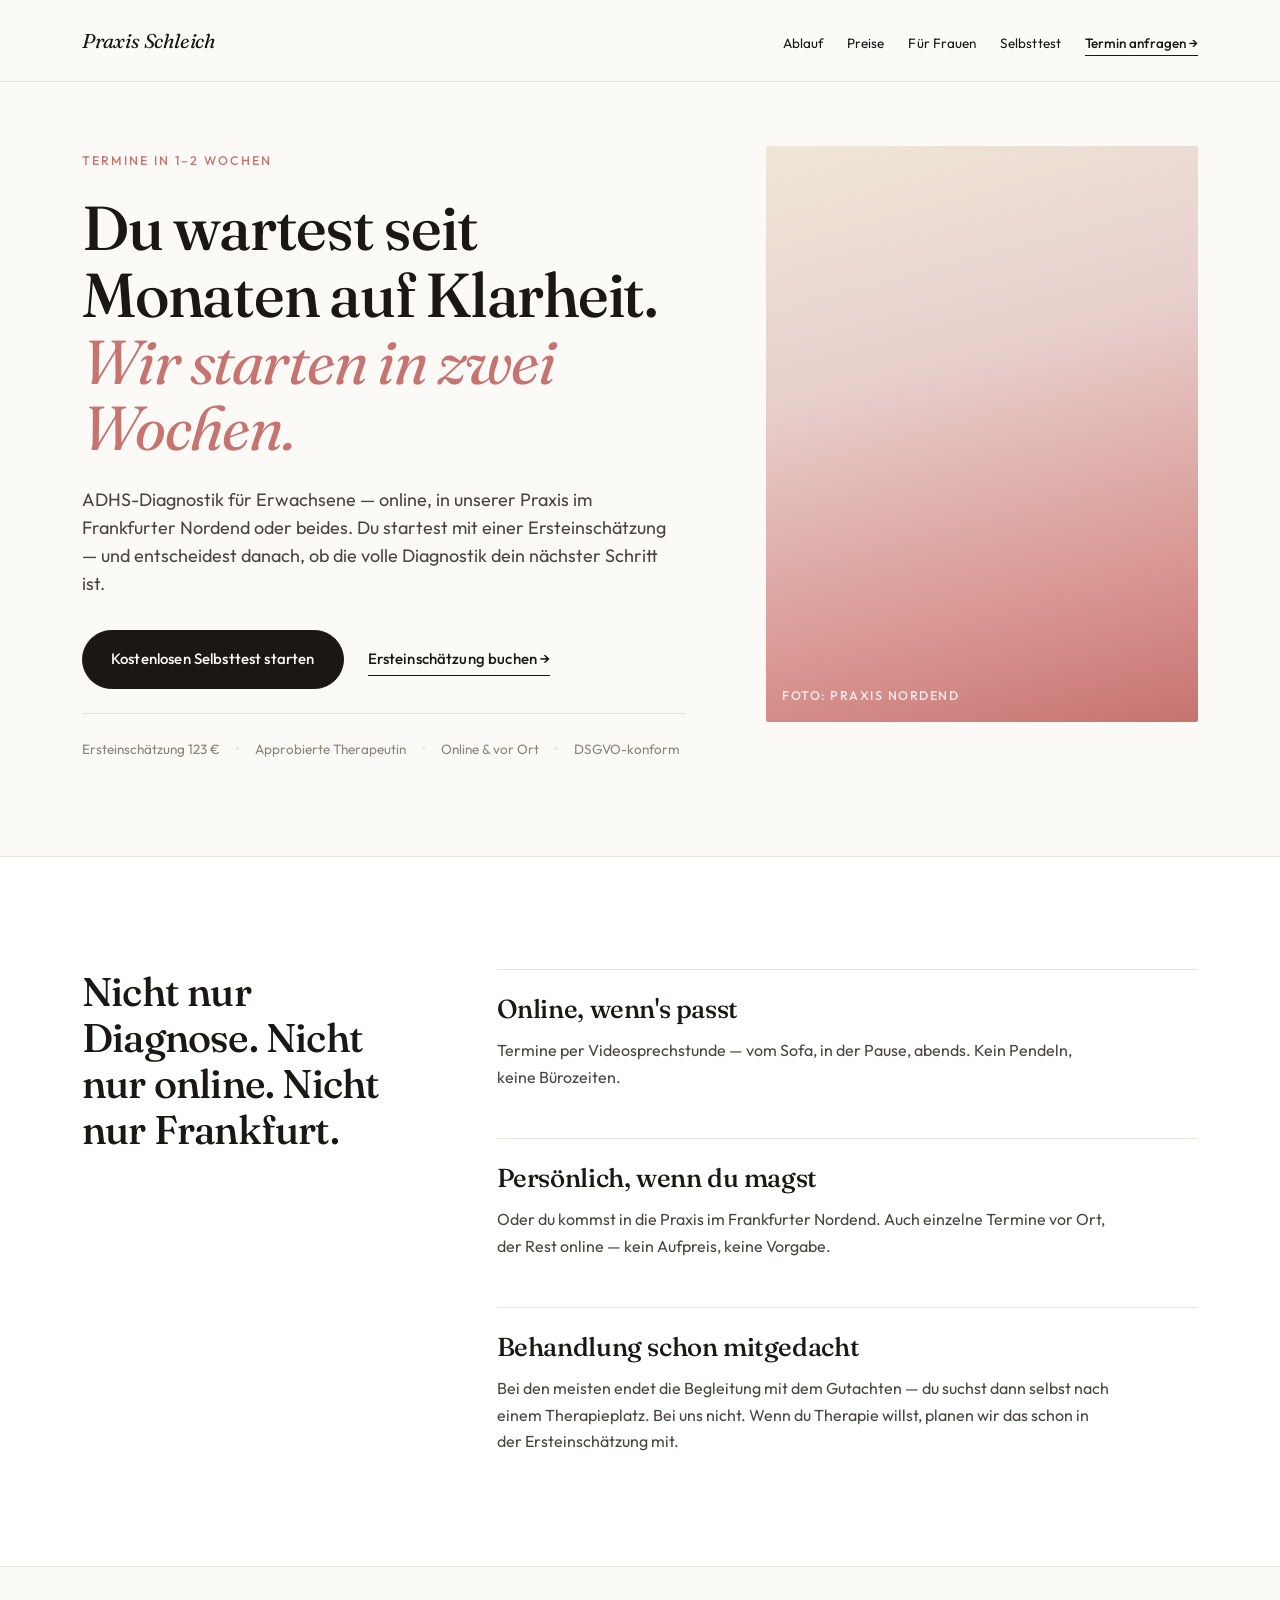
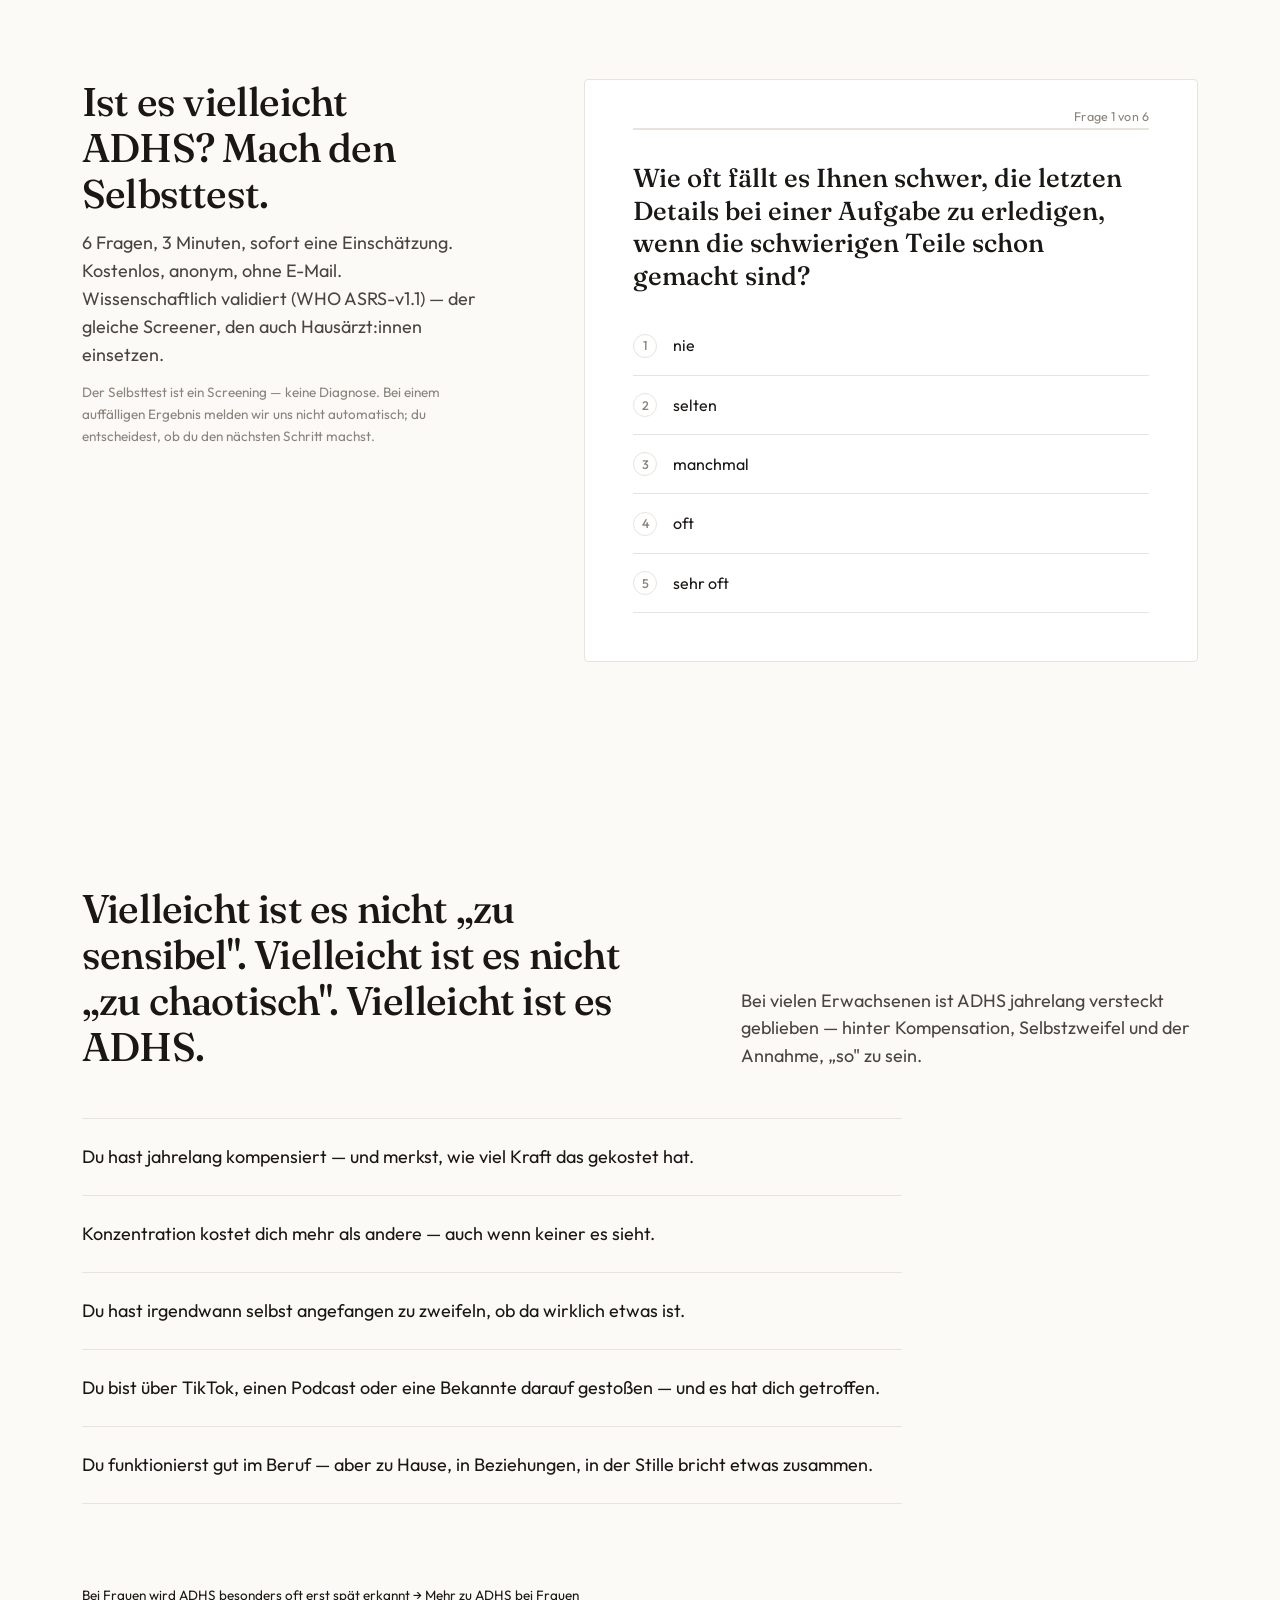
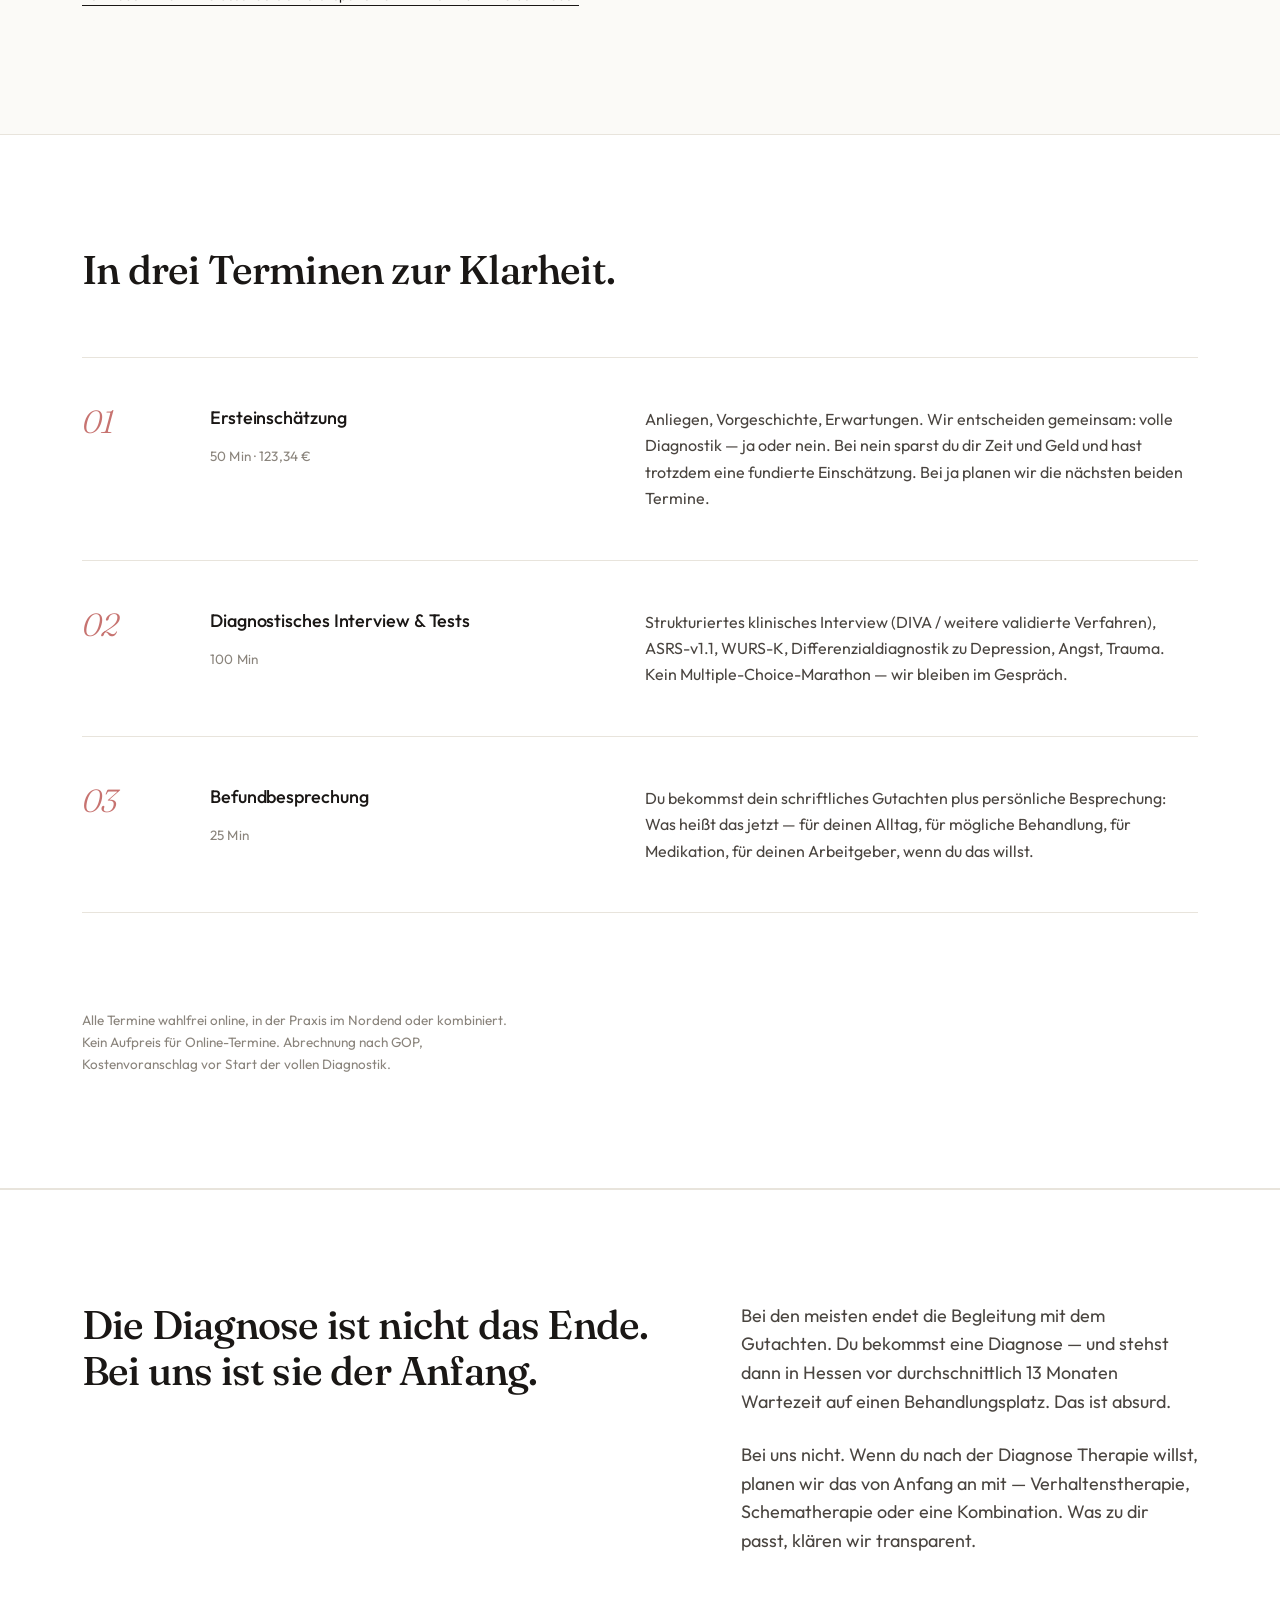
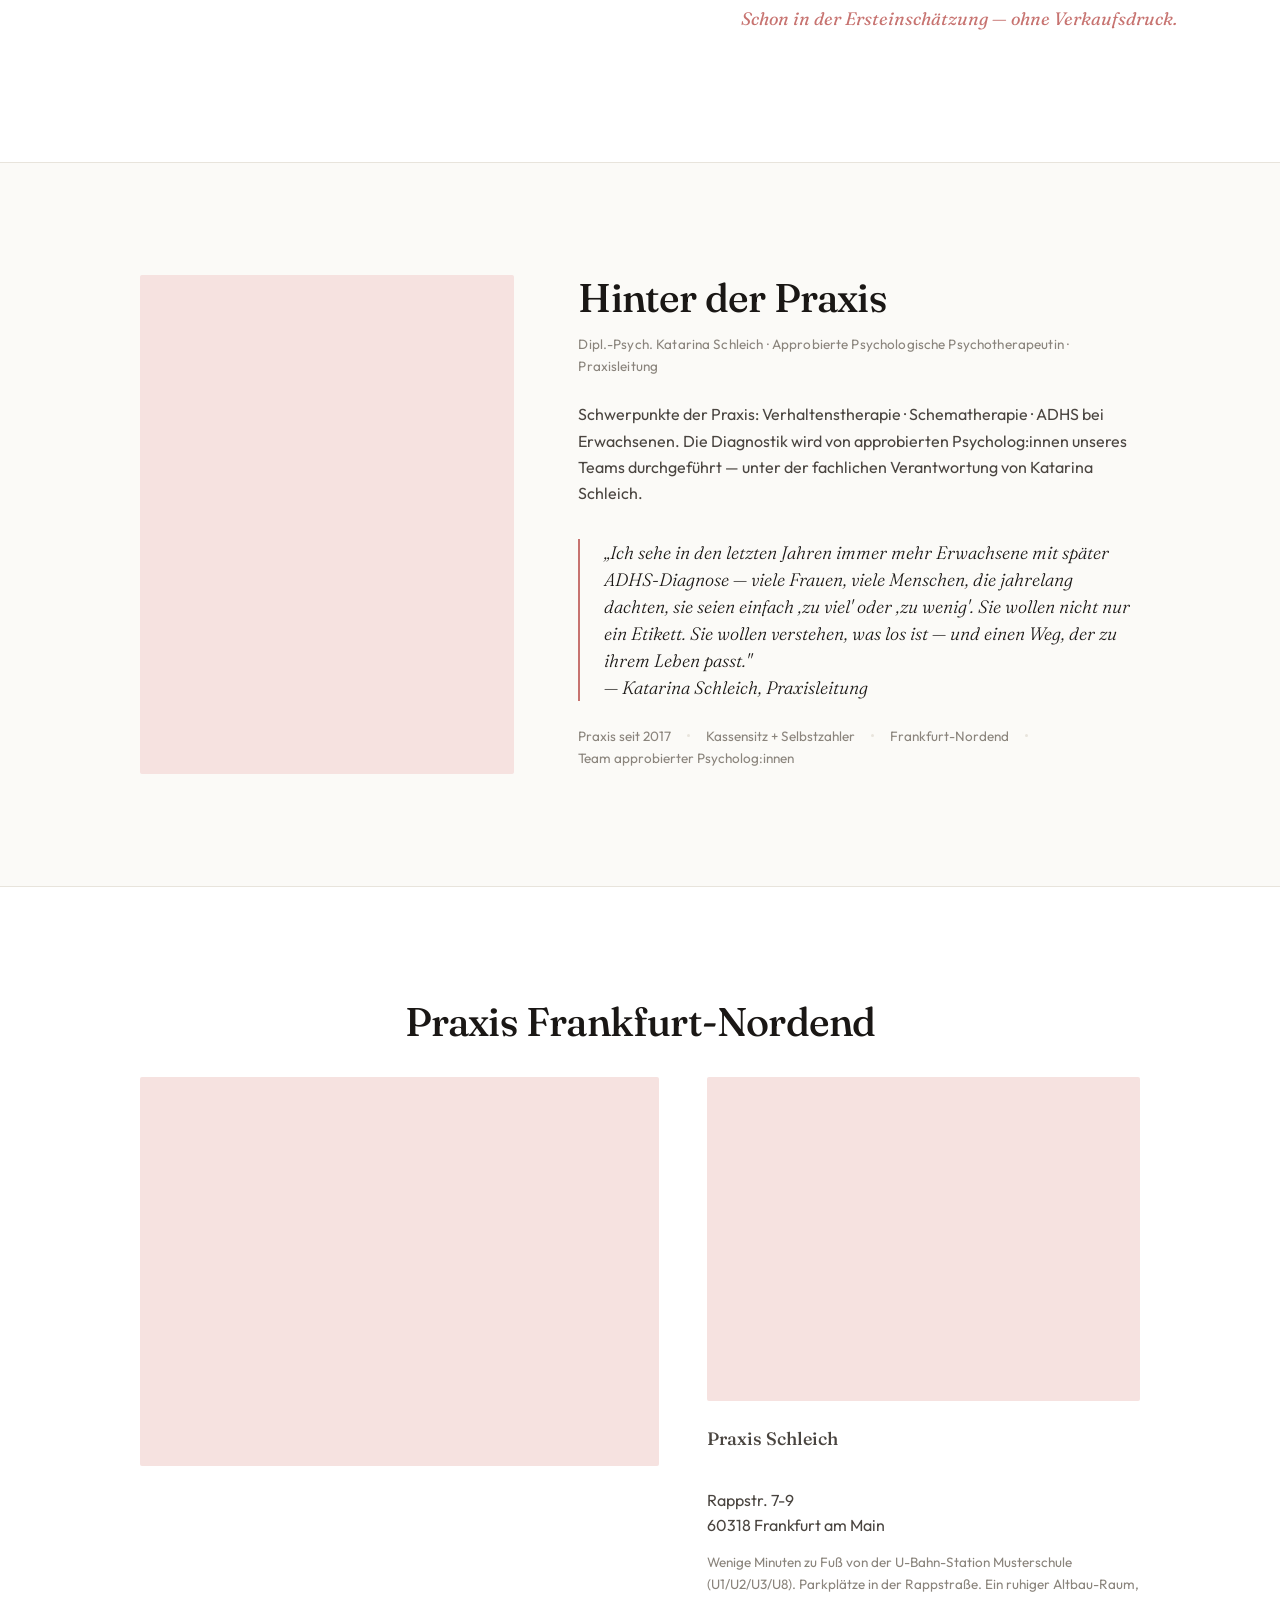
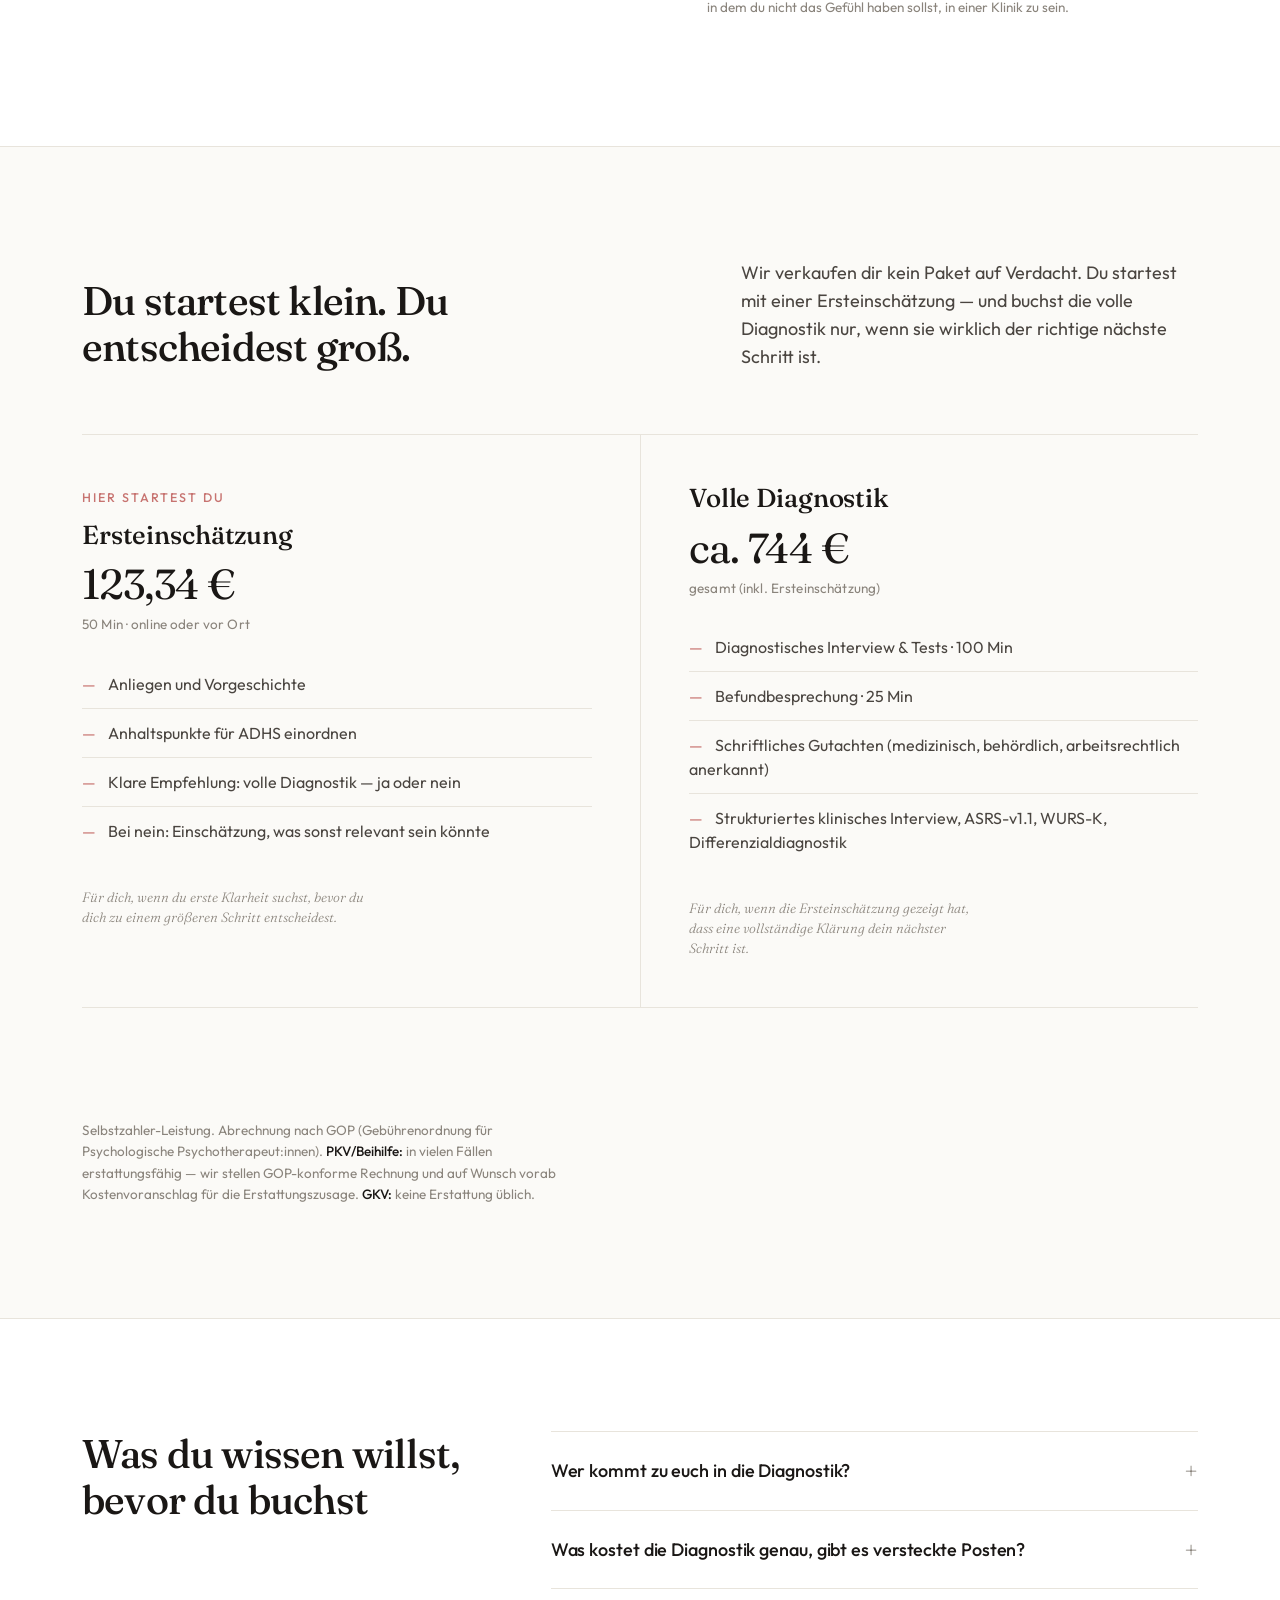
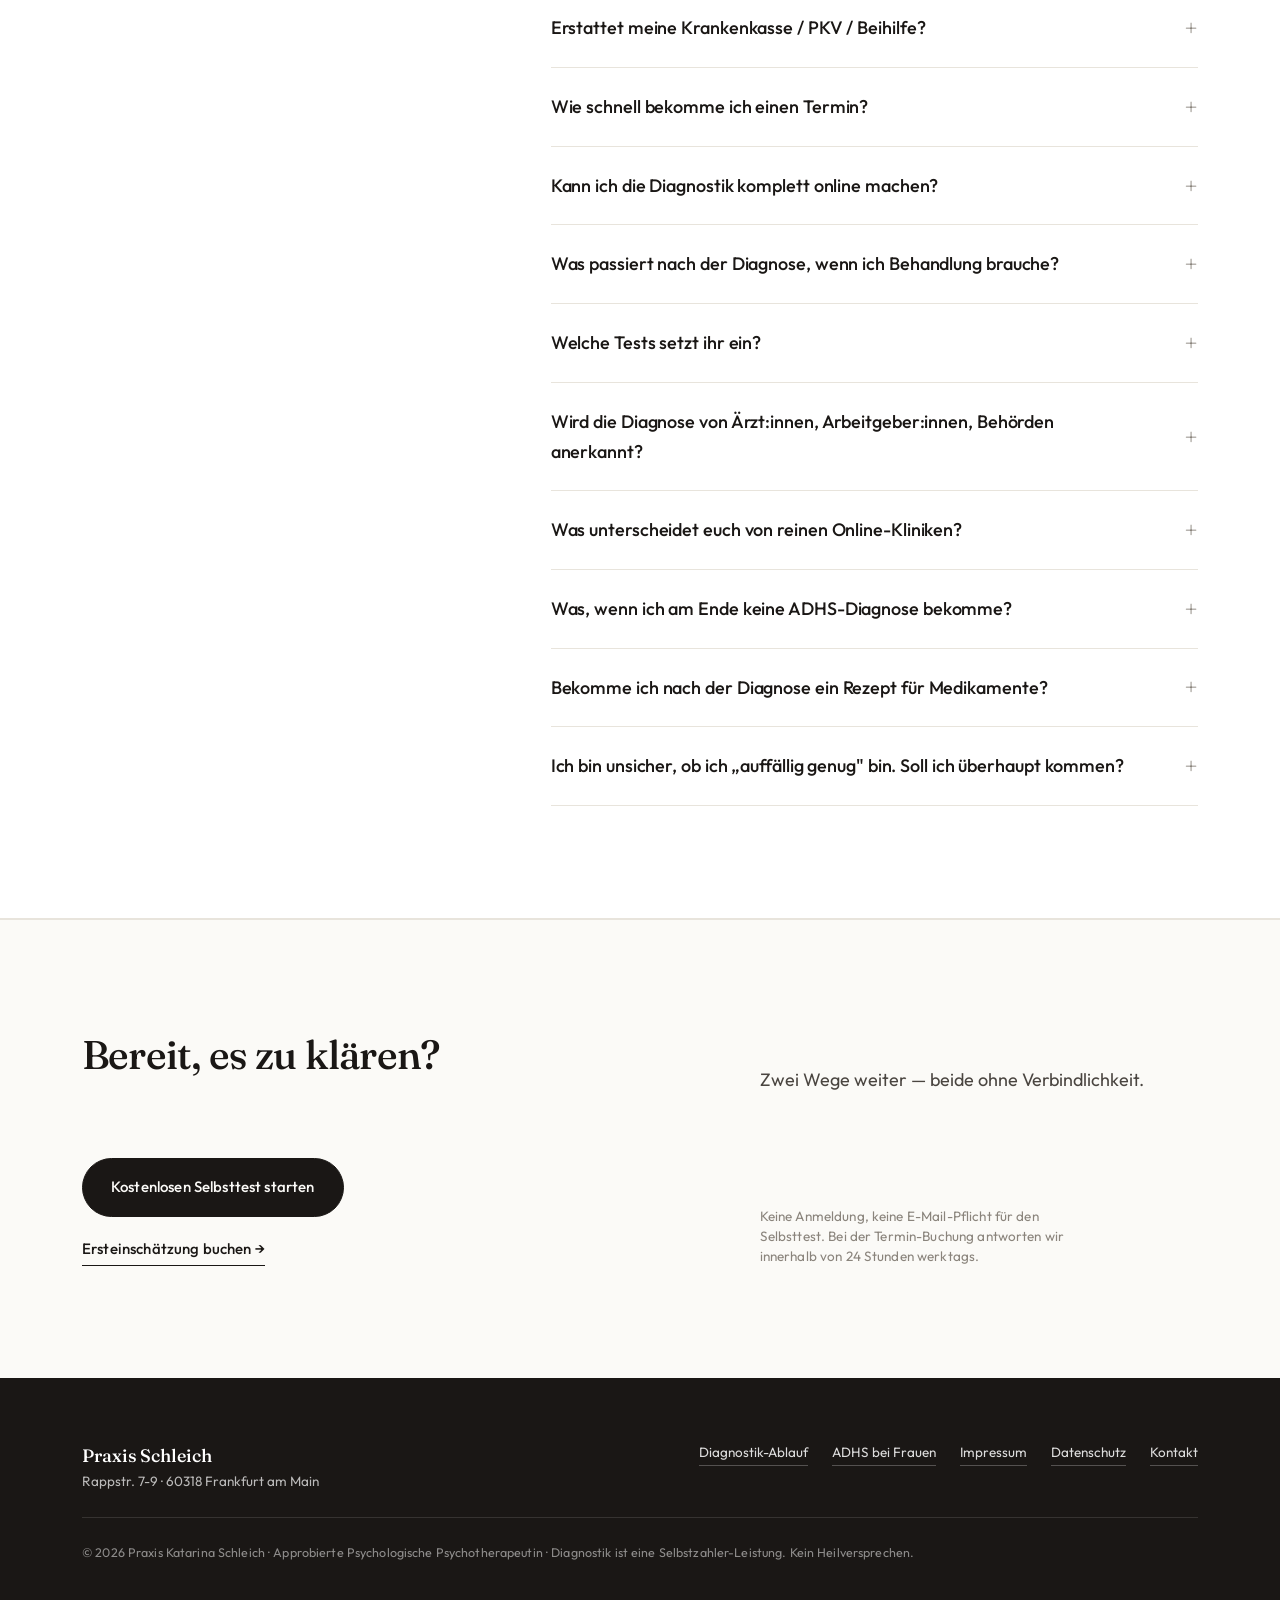
<file: index.html>
<!DOCTYPE html>
<html lang="de">
<head>
  <meta charset="UTF-8">
  <meta name="viewport" content="width=device-width, initial-scale=1.0">
  <title>ADHS-Diagnostik Frankfurt · Termin in 1–2 Wochen | Praxis Schleich</title>
  <meta name="description" content="13 Monate Wartezeit? Nicht bei uns. ADHS-Diagnostik bei Erwachsenen — online & in Frankfurt-Nordend. Ersteinschätzung ab 123 €. Mit Anschluss-Behandlung aus einer Hand.">
  <link rel="canonical" href="https://psychotherapie-schleich.de/adhs/">

  <!-- OpenGraph -->
  <meta property="og:type" content="website">
  <meta property="og:title" content="ADHS-Diagnostik Frankfurt — Klarheit in Wochen, nicht Monaten">
  <meta property="og:description" content="Hybrid-Diagnostik bei Erwachsenen. Online flexibel oder persönlich in Frankfurt — du entscheidest. Mit echter Therapeutin und Anschluss-Behandlung aus einer Hand.">
  <meta property="og:image" content="https://psychotherapie-schleich.de/images/og-image.jpg">
  <meta property="og:url" content="https://psychotherapie-schleich.de/adhs/">

  <!-- Twitter Card -->
  <meta name="twitter:card" content="summary_large_image">
  <meta name="twitter:title" content="ADHS-Diagnostik Frankfurt — Klarheit in Wochen, nicht Monaten">
  <meta name="twitter:description" content="Hybrid-Diagnostik bei Erwachsenen. Online flexibel oder persönlich in Frankfurt — du entscheidest. Mit echter Therapeutin und Anschluss-Behandlung aus einer Hand.">

  <!-- Favicon (placeholder) -->
  <link rel="icon" href="data:image/svg+xml,<svg xmlns=%22http://www.w3.org/2000/svg%22 viewBox=%220 0 100 100%22><text y=%22.9em%22 font-size=%2290%22>🧠</text></svg>">

  <!-- Fonts (E3 · Rose Conversion) -->
  <link rel="preconnect" href="https://fonts.googleapis.com">
  <link rel="preconnect" href="https://fonts.gstatic.com" crossorigin>
  <link href="https://fonts.googleapis.com/css2?family=Fraunces:opsz,wght@9..144,400;9..144,500&family=Outfit:wght@300;400;500;600&display=swap" rel="stylesheet">

  <!-- Stylesheet -->
  <link rel="stylesheet" href="styles.css">

  <!-- JSON-LD: MedicalClinic -->
  <script type="application/ld+json">
  {
    "@context": "https://schema.org",
    "@type": "MedicalClinic",
    "name": "Praxis Katarina Schleich",
    "description": "Psychotherapeutische Praxis mit Schwerpunkt ADHS-Diagnostik bei Erwachsenen in Frankfurt-Nordend.",
    "url": "https://psychotherapie-schleich.de/",
    "telephone": "+49-69-34873923",
    "address": {
      "@type": "PostalAddress",
      "streetAddress": "Rappstr. 7-9",
      "addressLocality": "Frankfurt am Main",
      "postalCode": "60318",
      "addressCountry": "DE"
    },
    "medicalSpecialty": ["Psychiatric", "ClinicalPsychology"]
  }
  </script>

  <!-- JSON-LD: Person (Therapist) -->
  <script type="application/ld+json">
  {
    "@context": "https://schema.org",
    "@type": "Person",
    "name": "Katarina Schleich",
    "jobTitle": "Approbierte Psychologische Psychotherapeutin",
    "worksFor": {
      "@type": "MedicalClinic",
      "name": "Praxis Katarina Schleich"
    },
    "knowsAbout": ["ADHS", "Verhaltenstherapie", "Schematherapie"]
  }
  </script>

  <!-- JSON-LD: FAQPage -->
  <script type="application/ld+json">
  {
    "@context": "https://schema.org",
    "@type": "FAQPage",
    "mainEntity": [
      { "@type": "Question", "name": "Wer kommt zu euch in die Diagnostik?", "acceptedAnswer": { "@type": "Answer", "text": "Erwachsene mit ADHS-Verdacht, die ohne lange Wartezeit Klarheit suchen — Selbstzahler:innen und Privatversicherte. Häufig Menschen, die schon lange den Verdacht haben oder über Bekannte, Podcasts oder Social Media darauf gestoßen sind. Auffällig viele Frauen zwischen 28 und 45." }},
      { "@type": "Question", "name": "Was kostet die Diagnostik genau, gibt es versteckte Posten?", "acceptedAnswer": { "@type": "Answer", "text": "Du startest mit einer Ersteinschätzung für 123,34 € (50 Min). Wenn wir gemeinsam entscheiden, dass die volle Diagnostik dein nächster Schritt ist, kommen zwei weitere Termine plus Gutachten dazu — gesamt rund 744 €. Abrechnung nach GOP, du bekommst vor Start der vollen Diagnostik einen Kostenvoranschlag. Keine versteckten Posten." }},
      { "@type": "Question", "name": "Erstattet meine Krankenkasse / PKV / Beihilfe?", "acceptedAnswer": { "@type": "Answer", "text": "Selbstzahler-Leistung. PKV und Beihilfe erstatten in vielen Fällen vollständig — wir stellen eine GOP-konforme Rechnung und auf Wunsch vorab einen Kostenvoranschlag für die Erstattungszusage deiner PKV. GKV erstattet diese Form der Diagnostik in der Regel nicht." }},
      { "@type": "Question", "name": "Wie schnell bekomme ich einen Termin?", "acceptedAnswer": { "@type": "Answer", "text": "In der Regel innerhalb von 1–2 Wochen für die Ersteinschätzung. Zum Vergleich: Im Kassensystem in Hessen liegt die durchschnittliche Wartezeit auf einen Diagnostik-Termin bei 13 Monaten." }},
      { "@type": "Question", "name": "Kann ich die Diagnostik komplett online machen?", "acceptedAnswer": { "@type": "Answer", "text": "Ja. Alle Termine kannst du per Videosprechstunde wahrnehmen — oder in unserer Praxis im Nordend, oder kombiniert. Du entscheidest, was zu deinem Leben passt." }},
      { "@type": "Question", "name": "Was passiert nach der Diagnose, wenn ich Behandlung brauche?", "acceptedAnswer": { "@type": "Answer", "text": "Bei Interesse an einer weiterführenden Behandlung besprechen wir gemeinsam, welche nächsten Schritte für dich sinnvoll sind — Verhaltenstherapie, Schematherapie oder eine Kombination. Wir denken die Behandlung schon in der Diagnostik mit, statt dich danach allein zu lassen." }},
      { "@type": "Question", "name": "Welche Tests setzt ihr ein?", "acceptedAnswer": { "@type": "Answer", "text": "Strukturierte klinische Anamnese, strukturiertes diagnostisches Interview (z.B. DIVA), ASRS-v1.1 Vollversion, WURS-K (Kindheits-Anamnese, retrospektiv) und je nach Fragestellung weitere validierte Verfahren zur Differenzialdiagnostik." }},
      { "@type": "Question", "name": "Wird die Diagnose anerkannt?", "acceptedAnswer": { "@type": "Answer", "text": "Ja. Das Gutachten wird von einer approbierten Psychologischen Psychotherapeutin erstellt und ist im medizinischen, behördlichen und arbeitsrechtlichen Kontext anerkannt." }},
      { "@type": "Question", "name": "Was unterscheidet euch von reinen Online-Kliniken?", "acceptedAnswer": { "@type": "Answer", "text": "Wir sind eine echte Praxis in Frankfurt mit einem festen Team approbierter Psycholog:innen — keine anonyme Plattform mit wechselnden Behandelnden. Du bekommst eine Bezugsperson, die dich von der Ersteinschätzung bis zur Befundbesprechung begleitet. Und wir verkaufen dir keine Komplettpakete auf Verdacht — du startest mit einer Ersteinschätzung und entscheidest erst danach, ob die volle Diagnostik der richtige nächste Schritt ist." }},
      { "@type": "Question", "name": "Was, wenn ich keine ADHS-Diagnose bekomme?", "acceptedAnswer": { "@type": "Answer", "text": "Die Diagnostik klärt zuverlässig — Ergebnis offen. Wenn ADHS ausgeschlossen wird, bekommst du dennoch ein vollwertiges Gutachten und wir besprechen, was alternativ relevant sein könnte. Du zahlst für die Klärung, nicht für eine bestimmte Diagnose." }},
      { "@type": "Question", "name": "Bekomme ich nach der Diagnose ein Rezept für Medikamente?", "acceptedAnswer": { "@type": "Answer", "text": "Nein, dafür brauchst du eine Ärzt:in (Psychiater:in oder Neurolog:in). Wir empfehlen dir konkret weiter, wenn du das willst — und unser Gutachten ist eine fundierte Grundlage für die ärztliche Verordnungsentscheidung." }},
      { "@type": "Question", "name": "Ich bin unsicher, ob ich auffällig genug bin. Soll ich überhaupt kommen?", "acceptedAnswer": { "@type": "Answer", "text": "Wahrscheinlich ja. ADHS bei Erwachsenen — besonders bei Frauen und bei Spätdiagnose — ist oft nicht auffällig im Sinne von zappelig. Es ist oft still, kompensiert, von außen unsichtbar. Genau dafür ist die Ersteinschätzung da: 50 Minuten, 123,34 €, und du weißt, ob es sich lohnt, weiterzugehen." }}
    ]
  }
  </script>

  <!-- ASRS test script (deferred) -->
  <script defer src="asrs-test.js"></script>
</head>
<body>
  <header class="site-nav" role="banner">
    <div class="container">
      <nav class="nav" aria-label="Hauptnavigation">
        <a href="/" class="nav__brand">Praxis Schleich</a>
        <div class="nav__meta">
          <a href="/diagnostik-ablauf.html" class="nav__link">Ablauf</a>
          <a href="#pricing-title" class="nav__link">Preise</a>
          <a href="/spaetdiagnose-frauen.html" class="nav__link">Für Frauen</a>
          <a href="#selbsttest" class="nav__link">Selbsttest</a>
          <a href="#termin" class="nav__cta">Termin anfragen →</a>
        </div>
      </nav>
    </div>
  </header>

  <main>
    <section class="section section-hero" aria-labelledby="hero-title">
      <div class="container">
        <div class="section-hero__grid">
          <div>
            <span class="pill">Termine in 1–2 Wochen</span>
            <h1 id="hero-title" class="section-hero__title">Du wartest seit Monaten auf Klarheit. <span class="hl">Wir starten in zwei Wochen.</span></h1>
            <p class="section-hero__lead">ADHS-Diagnostik für Erwachsene — online, in unserer Praxis im Frankfurter Nordend oder beides. Du startest mit einer Ersteinschätzung — und entscheidest danach, ob die volle Diagnostik dein nächster Schritt ist.</p>
            <div class="section-hero__ctas">
              <a href="#selbsttest" class="btn btn--primary">Kostenlosen Selbsttest starten</a>
              <a href="#termin" class="btn btn--secondary">Ersteinschätzung buchen →</a>
            </div>
            <div class="section-hero__trust">
              <span>Ersteinschätzung 123 €</span>
              <span>Approbierte Therapeutin</span>
              <span>Online &amp; vor Ort</span>
              <span>DSGVO-konform</span>
            </div>
          </div>
          <div class="section-hero__photo" aria-hidden="true">
            <span>Foto: Praxis Nordend</span>
          </div>
        </div>
      </div>
    </section>
    <section class="section section--soft" aria-labelledby="value-title">
      <div class="container">
        <h2 id="value-title" class="section-value__title">Nicht nur Diagnose. Nicht nur online. Nicht nur Frankfurt.</h2>
        <div class="section-value__cols">
          <div class="section-value__col">
            <span class="section-value__icon" aria-hidden="true"></span>
            <h3>Online, wenn's passt</h3>
            <p>Termine per Videosprechstunde — vom Sofa, in der Pause, abends. Kein Pendeln, keine Bürozeiten.</p>
          </div>
          <div class="section-value__col">
            <span class="section-value__icon" aria-hidden="true"></span>
            <h3>Persönlich, wenn du magst</h3>
            <p>Oder du kommst in die Praxis im Frankfurter Nordend. Auch einzelne Termine vor Ort, der Rest online — kein Aufpreis, keine Vorgabe.</p>
          </div>
          <div class="section-value__col">
            <span class="section-value__icon" aria-hidden="true"></span>
            <h3>Behandlung schon mitgedacht</h3>
            <p>Bei den meisten endet die Begleitung mit dem Gutachten — du suchst dann selbst nach einem Therapieplatz. Bei uns nicht. Wenn du Therapie willst, planen wir das schon in der Ersteinschätzung mit.</p>
          </div>
        </div>
      </div>
    </section>
    <section id="selbsttest" class="section section-asrs" aria-labelledby="asrs-title">
      <div class="container">
        <div class="section-asrs__intro">
          <h2 id="asrs-title" class="section-asrs__title">Ist es vielleicht ADHS? Mach den Selbsttest.</h2>
          <p class="section-asrs__sub">6 Fragen, 3 Minuten, sofort eine Einschätzung. Kostenlos, anonym, ohne E-Mail. Wissenschaftlich validiert (WHO ASRS-v1.1) — der gleiche Screener, den auch Hausärzt:innen einsetzen.</p>
          <p class="section-asrs__disclaimer">Der Selbsttest ist ein Screening — keine Diagnose. Bei einem auffälligen Ergebnis melden wir uns nicht automatisch; du entscheidest, ob du den nächsten Schritt machst.</p>
        </div>
        <div id="asrs-test" class="asrs"></div>
      </div>
    </section>

    <section class="section" aria-labelledby="pain-title">
      <div class="container">
        <h2 id="pain-title" class="section-pain__title">Vielleicht ist es nicht „zu sensibel". Vielleicht ist es nicht „zu chaotisch". Vielleicht ist es ADHS.</h2>
        <p class="section-pain__lead">Bei vielen Erwachsenen ist ADHS jahrelang versteckt geblieben — hinter Kompensation, Selbstzweifel und der Annahme, „so" zu sein.</p>
        <ul class="section-pain__list">
          <li class="section-pain__item">Du hast jahrelang kompensiert — und merkst, wie viel Kraft das gekostet hat.</li>
          <li class="section-pain__item">Konzentration kostet dich mehr als andere — auch wenn keiner es sieht.</li>
          <li class="section-pain__item">Du hast irgendwann selbst angefangen zu zweifeln, ob da wirklich etwas ist.</li>
          <li class="section-pain__item">Du bist über TikTok, einen Podcast oder eine Bekannte darauf gestoßen — und es hat dich getroffen.</li>
          <li class="section-pain__item">Du funktionierst gut im Beruf — aber zu Hause, in Beziehungen, in der Stille bricht etwas zusammen.</li>
        </ul>
        <p class="section-pain__bridge"><a href="/spaetdiagnose-frauen.html">Bei Frauen wird ADHS besonders oft erst spät erkannt → Mehr zu ADHS bei Frauen</a></p>
      </div>
    </section>

    <section class="section section--soft" aria-labelledby="process-title">
      <div class="container">
        <h2 id="process-title" class="section-process__title">In drei Terminen zur Klarheit.</h2>
        <div class="section-process__steps">
          <article class="section-process__step">
            <h3>Ersteinschätzung</h3>
            <span class="duration">50 Min · 123,34 €</span>
            <p>Anliegen, Vorgeschichte, Erwartungen. Wir entscheiden gemeinsam: volle Diagnostik — ja oder nein. Bei nein sparst du dir Zeit und Geld und hast trotzdem eine fundierte Einschätzung. Bei ja planen wir die nächsten beiden Termine.</p>
          </article>
          <article class="section-process__step">
            <h3>Diagnostisches Interview & Tests</h3>
            <span class="duration">100 Min</span>
            <p>Strukturiertes klinisches Interview (DIVA / weitere validierte Verfahren), ASRS-v1.1, WURS-K, Differenzialdiagnostik zu Depression, Angst, Trauma. Kein Multiple-Choice-Marathon — wir bleiben im Gespräch.</p>
          </article>
          <article class="section-process__step">
            <h3>Befundbesprechung</h3>
            <span class="duration">25 Min</span>
            <p>Du bekommst dein schriftliches Gutachten plus persönliche Besprechung: Was heißt das jetzt — für deinen Alltag, für mögliche Behandlung, für Medikation, für deinen Arbeitgeber, wenn du das willst.</p>
          </article>
        </div>
        <p class="section-process__note">Alle Termine wahlfrei online, in der Praxis im Nordend oder kombiniert. Kein Aufpreis für Online-Termine. Abrechnung nach GOP, Kostenvoranschlag vor Start der vollen Diagnostik.</p>
      </div>
    </section>

    <section id="anschluss" class="section section-anschluss" aria-labelledby="anschluss-title">
      <div class="container">
        <div class="section-anschluss__inner">
          <h2 id="anschluss-title" class="section-anschluss__title">Die Diagnose ist nicht das Ende. Bei uns ist sie der Anfang.</h2>
          <p class="section-anschluss__body">Bei den meisten endet die Begleitung mit dem Gutachten. Du bekommst eine Diagnose — und stehst dann in Hessen vor durchschnittlich 13 Monaten Wartezeit auf einen Behandlungsplatz. Das ist absurd.</p>
          <p class="section-anschluss__body">Bei uns nicht. Wenn du nach der Diagnose Therapie willst, planen wir das von Anfang an mit — Verhaltenstherapie, Schematherapie oder eine Kombination. Was zu dir passt, klären wir transparent.</p>
          <p class="section-anschluss__close">Schon in der Ersteinschätzung — ohne Verkaufsdruck.</p>
        </div>
      </div>
    </section>

    <section class="section" aria-labelledby="therapeut-title">
      <div class="container">
        <div class="section-therapeut__grid">
          <img src="images/kata-portrait.jpg" alt="Dipl.-Psych. Katarina Schleich" class="section-therapeut__photo" loading="lazy">
          <div>
            <h2 id="therapeut-title" class="section-therapeut__title">Hinter der Praxis</h2>
            <span class="section-therapeut__role">Dipl.-Psych. Katarina Schleich · Approbierte Psychologische Psychotherapeutin · Praxisleitung</span>
            <p>Schwerpunkte der Praxis: Verhaltenstherapie · Schematherapie · ADHS bei Erwachsenen. Die Diagnostik wird von approbierten Psycholog:innen unseres Teams durchgeführt — unter der fachlichen Verantwortung von Katarina Schleich.</p>
            <blockquote><em>„Ich sehe in den letzten Jahren immer mehr Erwachsene mit später ADHS-Diagnose — viele Frauen, viele Menschen, die jahrelang dachten, sie seien einfach ‚zu viel' oder ‚zu wenig'. Sie wollen nicht nur ein Etikett. Sie wollen verstehen, was los ist — und einen Weg, der zu ihrem Leben passt."</em><br>— Katarina Schleich, Praxisleitung</blockquote>
            <ul class="section-therapeut__meta">
              <li>Praxis seit 2017</li>
              <li>Kassensitz + Selbstzahler</li>
              <li>Frankfurt-Nordend</li>
              <li>Team approbierter Psycholog:innen</li>
            </ul>
          </div>
        </div>
      </div>
    </section>

    <section class="section section--soft" aria-labelledby="praxis-title">
      <div class="container">
        <h2 id="praxis-title" style="text-align:center; margin-bottom: var(--sp-8);">Praxis Frankfurt-Nordend</h2>
        <div class="section-praxis__grid">
          <img src="images/praxis-westend.jpg" alt="Praxis Schleich, Innenansicht" class="section-praxis__photo" loading="lazy">
          <div>
            <img src="images/praxis-map.png" alt="Karte: Rappstr. 7-9, Frankfurt-Nordend" class="section-praxis__map" loading="lazy">
            <address class="section-praxis__address">
              <strong>Praxis Schleich</strong><br>
              Rappstr. 7-9<br>
              60318 Frankfurt am Main
            </address>
            <p style="margin-top: var(--sp-3); font-size: var(--fs-sm); color: var(--text-muted);">Wenige Minuten zu Fuß von der U-Bahn-Station Musterschule (U1/U2/U3/U8). Parkplätze in der Rappstraße. Ein ruhiger Altbau-Raum, in dem du nicht das Gefühl haben sollst, in einer Klinik zu sein.</p>
          </div>
        </div>
      </div>
    </section>

    <section class="section" aria-labelledby="pricing-title">
      <div class="container">
        <h2 id="pricing-title" class="section-pricing__title">Du startest klein. Du entscheidest groß.</h2>
        <p class="section-pricing__lead">Wir verkaufen dir kein Paket auf Verdacht. Du startest mit einer Ersteinschätzung — und buchst die volle Diagnostik nur, wenn sie wirklich der richtige nächste Schritt ist.</p>
        <div class="section-pricing__cards">
          <article class="pricing-card pricing-card--featured">
            <span class="pricing-card__badge">Hier startest du</span>
            <h3 class="pricing-card__name">Ersteinschätzung</h3>
            <div class="pricing-card__price">123,34 €</div>
            <p class="pricing-card__meta">50 Min · online oder vor Ort</p>
            <ul class="pricing-card__list">
              <li>Anliegen und Vorgeschichte</li>
              <li>Anhaltspunkte für ADHS einordnen</li>
              <li>Klare Empfehlung: volle Diagnostik — ja oder nein</li>
              <li>Bei nein: Einschätzung, was sonst relevant sein könnte</li>
            </ul>
            <p class="pricing-card__target">Für dich, wenn du erste Klarheit suchst, bevor du dich zu einem größeren Schritt entscheidest.</p>
          </article>
          <article class="pricing-card">
            <h3 class="pricing-card__name">Volle Diagnostik</h3>
            <div class="pricing-card__price">ca. 744 €</div>
            <p class="pricing-card__meta">gesamt (inkl. Ersteinschätzung)</p>
            <ul class="pricing-card__list">
              <li>Diagnostisches Interview & Tests · 100 Min</li>
              <li>Befundbesprechung · 25 Min</li>
              <li>Schriftliches Gutachten (medizinisch, behördlich, arbeitsrechtlich anerkannt)</li>
              <li>Strukturiertes klinisches Interview, ASRS-v1.1, WURS-K, Differenzialdiagnostik</li>
            </ul>
            <p class="pricing-card__target">Für dich, wenn die Ersteinschätzung gezeigt hat, dass eine vollständige Klärung dein nächster Schritt ist.</p>
          </article>
        </div>
        <p class="section-pricing__note">Selbstzahler-Leistung. Abrechnung nach GOP (Gebührenordnung für Psychologische Psychotherapeut:innen). <strong>PKV/Beihilfe:</strong> in vielen Fällen erstattungsfähig — wir stellen GOP-konforme Rechnung und auf Wunsch vorab Kostenvoranschlag für die Erstattungszusage. <strong>GKV:</strong> keine Erstattung üblich.</p>
      </div>
    </section>

    <section class="section section--soft" aria-labelledby="faq-title">
      <div class="container">
        <h2 id="faq-title" class="section-faq__title">Was du wissen willst, bevor du buchst</h2>
        <div class="section-faq__list">
          <details class="faq-item">
            <summary>Wer kommt zu euch in die Diagnostik?</summary>
            <p class="faq-item__body">Erwachsene mit ADHS-Verdacht, die ohne lange Wartezeit Klarheit suchen — Selbstzahler:innen und Privatversicherte. Häufig Menschen, die schon lange den Verdacht haben oder über Bekannte, Podcasts oder Social Media darauf gestoßen sind. Auffällig viele Frauen zwischen 28 und 45.</p>
          </details>
          <details class="faq-item">
            <summary>Was kostet die Diagnostik genau, gibt es versteckte Posten?</summary>
            <p class="faq-item__body">Du startest mit einer <strong>Ersteinschätzung für 123,34 €</strong> (50 Min). Wenn wir gemeinsam entscheiden, dass die volle Diagnostik dein nächster Schritt ist, kommen zwei weitere Termine plus Gutachten dazu — gesamt <strong>rund 744 €</strong>. Abrechnung nach GOP, du bekommst vor Start der vollen Diagnostik einen Kostenvoranschlag. Keine versteckten Posten.</p>
          </details>
          <details class="faq-item">
            <summary>Erstattet meine Krankenkasse / PKV / Beihilfe?</summary>
            <p class="faq-item__body">Selbstzahler-Leistung. PKV und Beihilfe erstatten in vielen Fällen vollständig — wir stellen eine GOP-konforme Rechnung und auf Wunsch vorab einen Kostenvoranschlag für die Erstattungszusage deiner PKV. GKV erstattet diese Form der Diagnostik in der Regel nicht (Ausnahme: §13 Abs. 3 SGB V Kostenerstattung, vorab beantragen). Wenn du unsicher bist, schick uns deinen Tarif, wir geben dir vorab eine Einschätzung.</p>
          </details>
          <details class="faq-item">
            <summary>Wie schnell bekomme ich einen Termin?</summary>
            <p class="faq-item__body">In der Regel innerhalb von 1–2 Wochen für die Ersteinschätzung. Zum Vergleich: Im Kassensystem in Hessen liegt die durchschnittliche Wartezeit auf einen Diagnostik-Termin bei 13 Monaten <em>(Quelle: adhs-erwachsene.net 2024, n=328)</em>.</p>
          </details>
          <details class="faq-item">
            <summary>Kann ich die Diagnostik komplett online machen?</summary>
            <p class="faq-item__body">Ja. Alle Termine kannst du per Videosprechstunde wahrnehmen — oder in unserer Praxis im Nordend, oder kombiniert. Du entscheidest, was zu deinem Leben passt.</p>
          </details>
          <details class="faq-item">
            <summary>Was passiert nach der Diagnose, wenn ich Behandlung brauche?</summary>
            <p class="faq-item__body">Bei Interesse an einer weiterführenden Behandlung besprechen wir gemeinsam, welche nächsten Schritte für dich sinnvoll sind — Verhaltenstherapie, Schematherapie oder eine Kombination. Wir denken die Behandlung schon in der Diagnostik mit, statt dich danach allein zu lassen.</p>
          </details>
          <details class="faq-item">
            <summary>Welche Tests setzt ihr ein?</summary>
            <p class="faq-item__body">Strukturierte klinische Anamnese, strukturiertes diagnostisches Interview (z.B. DIVA), ASRS-v1.1 Vollversion, WURS-K (Kindheits-Anamnese, retrospektiv) und je nach Fragestellung weitere validierte Verfahren zur Differenzialdiagnostik (z.B. zu Depression, Angst, Trauma). Wir kombinieren Standardverfahren mit ausführlichem Gespräch — nicht Multiple-Choice mit Auswertung.</p>
          </details>
          <details class="faq-item">
            <summary>Wird die Diagnose von Ärzt:innen, Arbeitgeber:innen, Behörden anerkannt?</summary>
            <p class="faq-item__body">Ja. Das Gutachten wird von einer approbierten Psychologischen Psychotherapeutin erstellt und ist im medizinischen, behördlichen und arbeitsrechtlichen Kontext anerkannt. Für Medikation brauchst du im Anschluss eine fachärztliche Person (Psychiater:in / Neurolog:in) — auf Wunsch empfehlen wir konkret.</p>
          </details>
          <details class="faq-item">
            <summary>Was unterscheidet euch von reinen Online-Kliniken?</summary>
            <p class="faq-item__body">Wir sind eine echte Praxis in Frankfurt mit einem festen Team approbierter Psycholog:innen — keine anonyme Plattform mit wechselnden Behandelnden. Du bekommst eine Bezugsperson, die dich von der Ersteinschätzung bis zur Befundbesprechung begleitet. Und wir verkaufen dir keine Komplettpakete „auf Verdacht" — du startest mit einer Ersteinschätzung und entscheidest erst danach, ob die volle Diagnostik der richtige nächste Schritt ist.</p>
          </details>
          <details class="faq-item">
            <summary>Was, wenn ich am Ende keine ADHS-Diagnose bekomme?</summary>
            <p class="faq-item__body">Die Diagnostik klärt zuverlässig — Ergebnis offen. Wenn ADHS ausgeschlossen wird, bekommst du dennoch ein vollwertiges Gutachten und wir besprechen, was alternativ relevant sein könnte (Depression, Angst, Trauma-Folgestörung, Hochsensibilität). Du zahlst für die Klärung, nicht für eine bestimmte Diagnose.</p>
          </details>
          <details class="faq-item">
            <summary>Bekomme ich nach der Diagnose ein Rezept für Medikamente?</summary>
            <p class="faq-item__body">Nein, dafür brauchst du eine Ärzt:in (Psychiater:in oder Neurolog:in). Wir empfehlen dir konkret weiter, wenn du das willst — und unser Gutachten ist eine fundierte Grundlage für die ärztliche Verordnungsentscheidung.</p>
          </details>
          <details class="faq-item">
            <summary>Ich bin unsicher, ob ich „auffällig genug" bin. Soll ich überhaupt kommen?</summary>
            <p class="faq-item__body">Wahrscheinlich ja. ADHS bei Erwachsenen — besonders bei Frauen und bei Spätdiagnose — ist oft <em>nicht</em> auffällig im Sinne von „zappelig". Es ist oft still, kompensiert, von außen unsichtbar. Genau dafür ist die Ersteinschätzung da: 50 Minuten, 123,34 €, und du weißt, ob es sich lohnt, weiterzugehen.</p>
          </details>
        </div>
      </div>
    </section>

    <section id="termin" class="section section-cta" aria-labelledby="cta-title">
      <div class="container">
        <h2 id="cta-title">Bereit, es zu klären?</h2>
        <p class="section-cta__sub">Zwei Wege weiter — beide ohne Verbindlichkeit.</p>
        <div class="section-cta__buttons">
          <a href="#selbsttest" class="btn btn--primary">Kostenlosen Selbsttest starten</a>
          <a href="mailto:termin@psychotherapie-schleich.de?subject=ADHS-Diagnostik%20Ersteinschätzung" class="btn btn--secondary">Ersteinschätzung buchen →</a>
        </div>
        <p class="section-cta__reassurance">Keine Anmeldung, keine E-Mail-Pflicht für den Selbsttest. Bei der Termin-Buchung antworten wir innerhalb von 24 Stunden werktags.</p>
      </div>
    </section>
  </main>

  <footer class="site-footer">
    <div class="container">
      <div class="site-footer__grid">
        <div>
          <strong style="color: #fff;">Praxis Schleich</strong><br>
          Rappstr. 7-9 · 60318 Frankfurt am Main
        </div>
        <nav class="site-footer__nav" aria-label="Footer">
          <a href="/diagnostik-ablauf.html">Diagnostik-Ablauf</a>
          <a href="/spaetdiagnose-frauen.html">ADHS bei Frauen</a>
          <a href="/impressum.html">Impressum</a>
          <a href="/datenschutz.html">Datenschutz</a>
          <a href="mailto:kontakt@psychotherapie-schleich.de">Kontakt</a>
        </nav>
      </div>
      <p class="site-footer__legal" style="margin-top: var(--sp-6);">© 2026 Praxis Katarina Schleich · Approbierte Psychologische Psychotherapeutin · Diagnostik ist eine Selbstzahler-Leistung. Kein Heilversprechen.</p>
    </div>
  </footer>
</body>
</html>
</file>
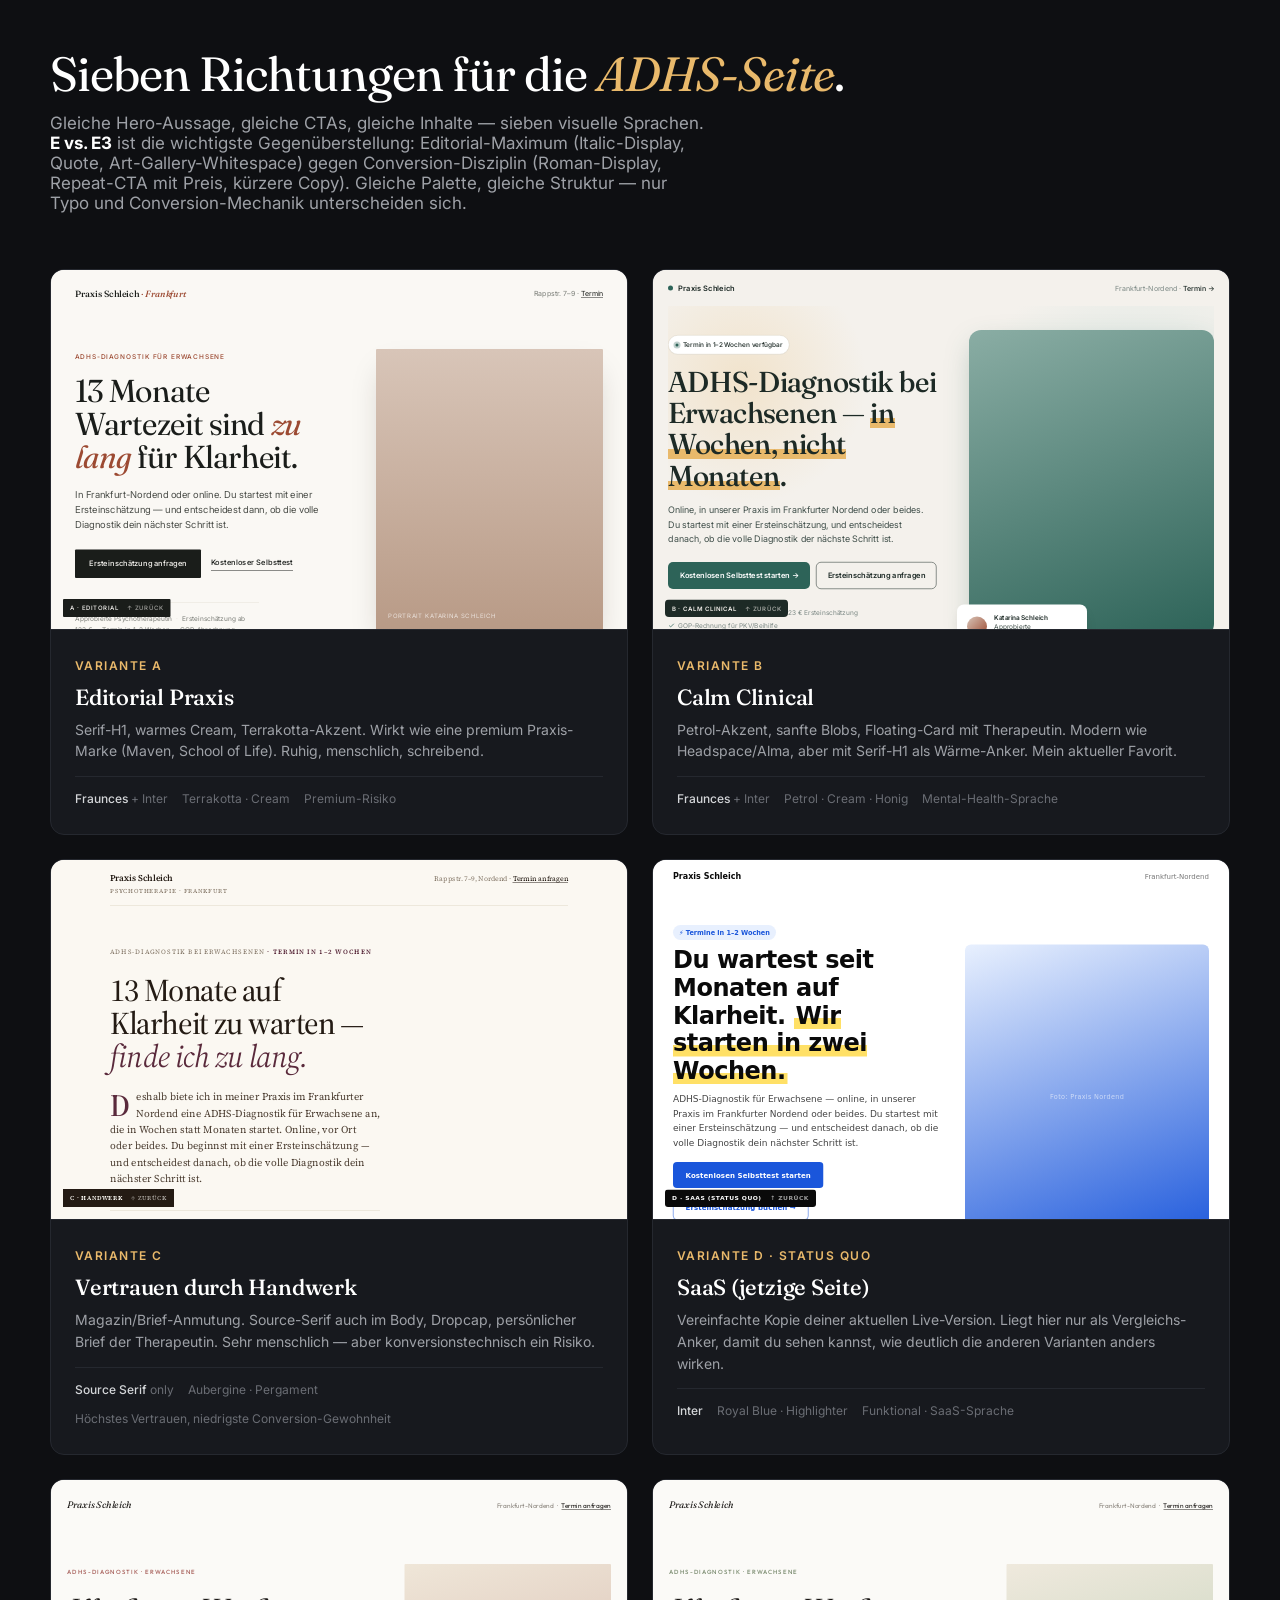
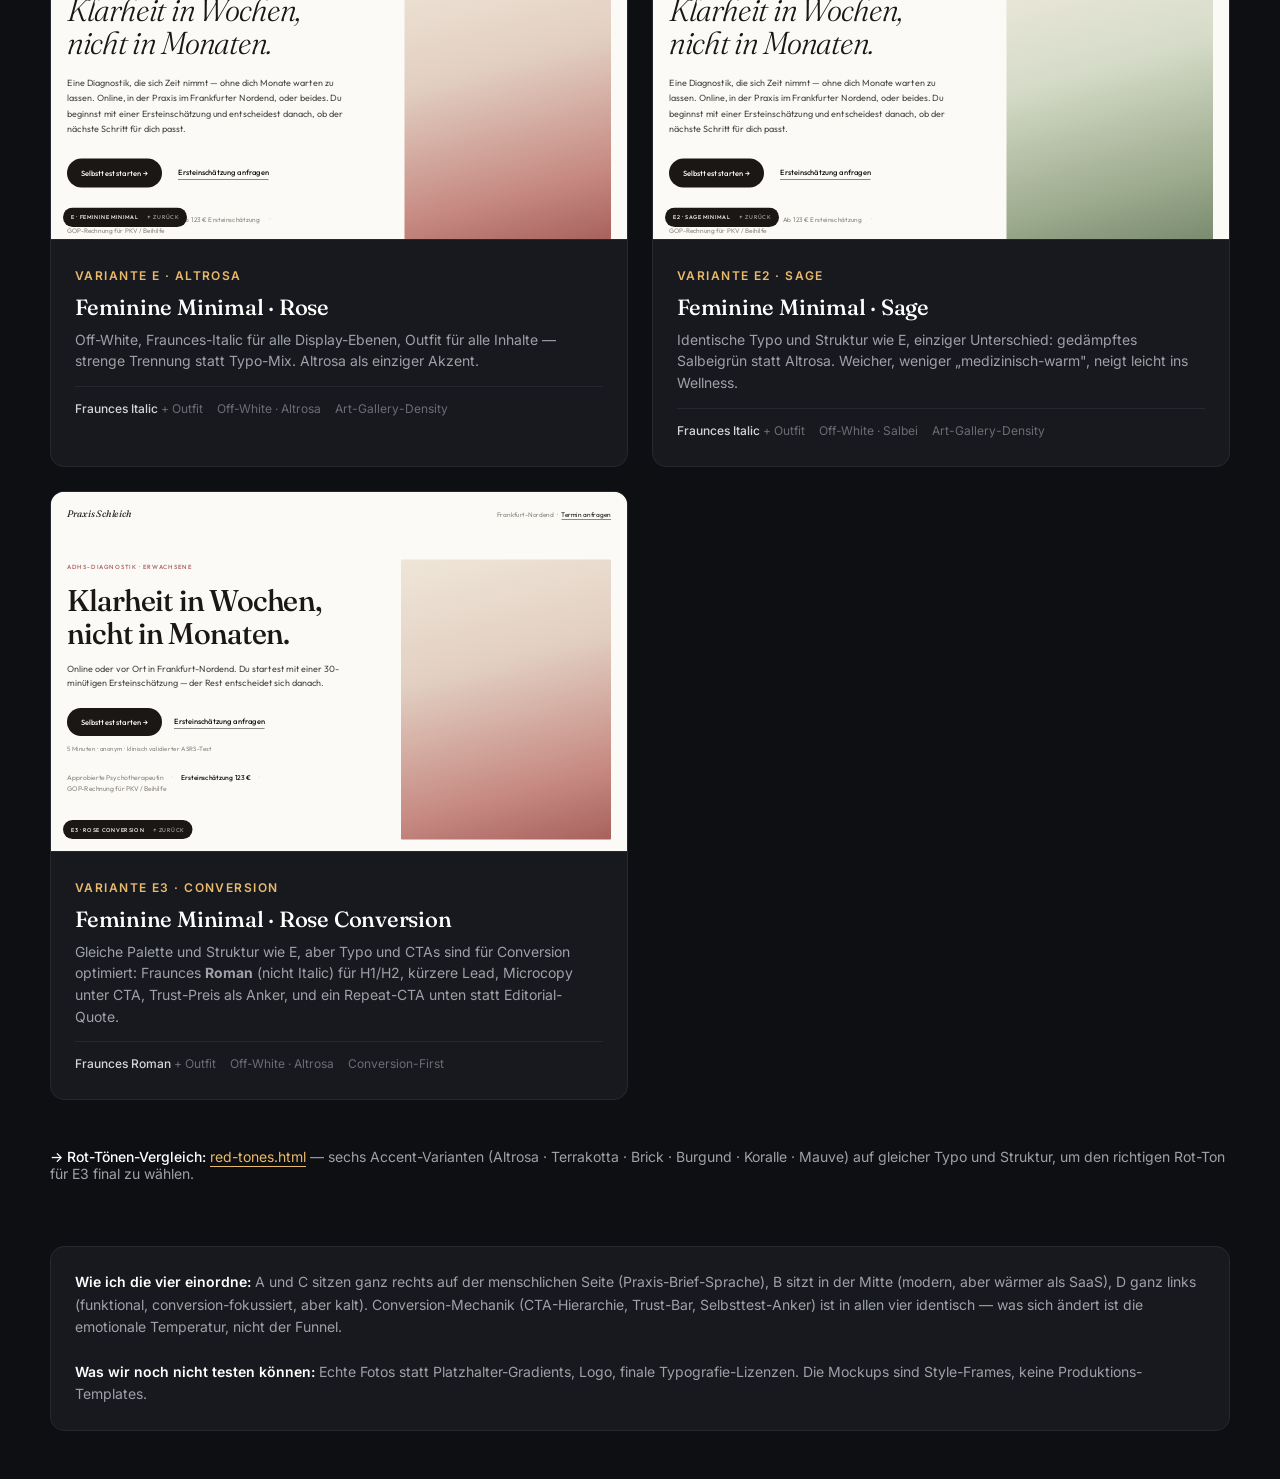
<file: mockups/index.html>
<!DOCTYPE html>
<html lang="de">
<head>
<meta charset="UTF-8">
<meta name="viewport" content="width=device-width, initial-scale=1.0">
<title>Style-Vergleich · ADHS-Diagnostik Praxis Schleich</title>
<link rel="preconnect" href="https://fonts.googleapis.com">
<link rel="preconnect" href="https://fonts.gstatic.com" crossorigin>
<link href="https://fonts.googleapis.com/css2?family=Fraunces:opsz,wght@9..144,400;9..144,500&family=Inter:wght@400;500;600;700&display=swap" rel="stylesheet">
<style>
  *,*::before,*::after{box-sizing:border-box}
  body{
    margin:0;font-family:"Inter",system-ui,sans-serif;
    background:#0e0f12;color:#d4d6d9;min-height:100vh;
    -webkit-font-smoothing:antialiased;padding:48px 24px;
  }
  .wrap{max-width:1180px;margin:0 auto}
  h1{
    font-family:"Fraunces",serif;font-weight:400;
    font-size:clamp(32px,4vw,48px);line-height:1.1;letter-spacing:-0.02em;
    color:#fff;margin:0 0 12px;
  }
  h1 em{font-style:italic;color:#e9b96b}
  .sub{font-size:17px;color:#9ea1a7;max-width:60ch;margin:0 0 56px}
  .grid{display:grid;grid-template-columns:1fr;gap:24px}
  @media(min-width:760px){.grid{grid-template-columns:repeat(2,1fr)}}
  @media(min-width:1100px){.grid{grid-template-columns:repeat(2,1fr)}}

  .card{
    background:#17191e;border:1px solid #25282f;border-radius:14px;
    overflow:hidden;text-decoration:none;color:inherit;
    transition:transform .2s ease,border-color .2s ease;
    display:flex;flex-direction:column;
  }
  .card:hover{transform:translateY(-3px);border-color:#3a3e47}
  .card__preview{
    aspect-ratio:16/10;background:#0a0b0e;position:relative;overflow:hidden;
    border-bottom:1px solid #25282f;
  }
  .card__preview iframe{
    width:200%;height:200%;border:0;transform:scale(0.5);transform-origin:0 0;
    pointer-events:none;background:#fff;
  }
  .card__body{padding:24px 24px 28px}
  .card__tag{
    display:inline-block;font-size:12px;letter-spacing:0.12em;text-transform:uppercase;
    color:#e9b96b;font-weight:600;margin-bottom:10px;
  }
  .card__title{
    font-family:"Fraunces",serif;font-size:22px;font-weight:500;color:#fff;
    margin:0 0 8px;letter-spacing:-0.01em;
  }
  .card__desc{font-size:14px;color:#9ea1a7;line-height:1.55;margin:0 0 14px}
  .card__meta{
    font-size:12px;color:#6a6d74;display:flex;gap:14px;flex-wrap:wrap;
    border-top:1px solid #25282f;padding-top:14px;margin-top:auto;
  }
  .card__meta strong{color:#d4d6d9;font-weight:500}

  .legend{
    margin-top:64px;padding:24px;background:#17191e;border:1px solid #25282f;
    border-radius:14px;font-size:14px;color:#9ea1a7;line-height:1.6;
  }
  .legend strong{color:#fff;font-weight:600}
</style>
</head>
<body>
<div class="wrap">
  <h1>Sieben Richtungen für die <em>ADHS-Seite</em>.</h1>
  <p class="sub">Gleiche Hero-Aussage, gleiche CTAs, gleiche Inhalte — sieben visuelle Sprachen. <strong style="color:#fff">E vs. E3</strong> ist die wichtigste Gegenüberstellung: Editorial-Maximum (Italic-Display, Quote, Art-Gallery-Whitespace) gegen Conversion-Disziplin (Roman-Display, Repeat-CTA mit Preis, kürzere Copy). Gleiche Palette, gleiche Struktur — nur Typo und Conversion-Mechanik unterscheiden sich.</p>

  <div class="grid">
    <a class="card" href="a-editorial.html">
      <div class="card__preview"><iframe src="a-editorial.html" loading="lazy"></iframe></div>
      <div class="card__body">
        <span class="card__tag">Variante A</span>
        <h2 class="card__title">Editorial Praxis</h2>
        <p class="card__desc">Serif-H1, warmes Cream, Terrakotta-Akzent. Wirkt wie eine premium Praxis-Marke (Maven, School of Life). Ruhig, menschlich, schreibend.</p>
        <div class="card__meta">
          <span><strong>Fraunces</strong> + Inter</span>
          <span>Terrakotta · Cream</span>
          <span>Premium-Risiko</span>
        </div>
      </div>
    </a>

    <a class="card" href="b-calm-clinical.html">
      <div class="card__preview"><iframe src="b-calm-clinical.html" loading="lazy"></iframe></div>
      <div class="card__body">
        <span class="card__tag">Variante B</span>
        <h2 class="card__title">Calm Clinical</h2>
        <p class="card__desc">Petrol-Akzent, sanfte Blobs, Floating-Card mit Therapeutin. Modern wie Headspace/Alma, aber mit Serif-H1 als Wärme-Anker. Mein aktueller Favorit.</p>
        <div class="card__meta">
          <span><strong>Fraunces</strong> + Inter</span>
          <span>Petrol · Cream · Honig</span>
          <span>Mental-Health-Sprache</span>
        </div>
      </div>
    </a>

    <a class="card" href="c-handwerk.html">
      <div class="card__preview"><iframe src="c-handwerk.html" loading="lazy"></iframe></div>
      <div class="card__body">
        <span class="card__tag">Variante C</span>
        <h2 class="card__title">Vertrauen durch Handwerk</h2>
        <p class="card__desc">Magazin/Brief-Anmutung. Source-Serif auch im Body, Dropcap, persönlicher Brief der Therapeutin. Sehr menschlich — aber konversionstechnisch ein Risiko.</p>
        <div class="card__meta">
          <span><strong>Source Serif</strong> only</span>
          <span>Aubergine · Pergament</span>
          <span>Höchstes Vertrauen, niedrigste Conversion-Gewohnheit</span>
        </div>
      </div>
    </a>

    <a class="card" href="d-saas-anker.html">
      <div class="card__preview"><iframe src="d-saas-anker.html" loading="lazy"></iframe></div>
      <div class="card__body">
        <span class="card__tag">Variante D · Status quo</span>
        <h2 class="card__title">SaaS (jetzige Seite)</h2>
        <p class="card__desc">Vereinfachte Kopie deiner aktuellen Live-Version. Liegt hier nur als Vergleichs-Anker, damit du sehen kannst, wie deutlich die anderen Varianten anders wirken.</p>
        <div class="card__meta">
          <span><strong>Inter</strong></span>
          <span>Royal Blue · Highlighter</span>
          <span>Funktional · SaaS-Sprache</span>
        </div>
      </div>
    </a>

    <a class="card" href="e-feminine-minimal.html">
      <div class="card__preview"><iframe src="e-feminine-minimal.html" loading="lazy"></iframe></div>
      <div class="card__body">
        <span class="card__tag">Variante E · Altrosa</span>
        <h2 class="card__title">Feminine Minimal · Rose</h2>
        <p class="card__desc">Off-White, Fraunces-Italic für alle Display-Ebenen, Outfit für alle Inhalte — strenge Trennung statt Typo-Mix. Altrosa als einziger Akzent.</p>
        <div class="card__meta">
          <span><strong>Fraunces Italic</strong> + Outfit</span>
          <span>Off-White · Altrosa</span>
          <span>Art-Gallery-Density</span>
        </div>
      </div>
    </a>

    <a class="card" href="e2-sage-minimal.html">
      <div class="card__preview"><iframe src="e2-sage-minimal.html" loading="lazy"></iframe></div>
      <div class="card__body">
        <span class="card__tag">Variante E2 · Sage</span>
        <h2 class="card__title">Feminine Minimal · Sage</h2>
        <p class="card__desc">Identische Typo und Struktur wie E, einziger Unterschied: gedämpftes Salbeigrün statt Altrosa. Weicher, weniger „medizinisch-warm", neigt leicht ins Wellness.</p>
        <div class="card__meta">
          <span><strong>Fraunces Italic</strong> + Outfit</span>
          <span>Off-White · Salbei</span>
          <span>Art-Gallery-Density</span>
        </div>
      </div>
    </a>

    <a class="card" href="e3-rose-conversion.html">
      <div class="card__preview"><iframe src="e3-rose-conversion.html" loading="lazy"></iframe></div>
      <div class="card__body">
        <span class="card__tag">Variante E3 · Conversion</span>
        <h2 class="card__title">Feminine Minimal · Rose Conversion</h2>
        <p class="card__desc">Gleiche Palette und Struktur wie E, aber Typo und CTAs sind für Conversion optimiert: Fraunces <strong>Roman</strong> (nicht Italic) für H1/H2, kürzere Lead, Microcopy unter CTA, Trust-Preis als Anker, und ein Repeat-CTA unten statt Editorial-Quote.</p>
        <div class="card__meta">
          <span><strong>Fraunces Roman</strong> + Outfit</span>
          <span>Off-White · Altrosa</span>
          <span>Conversion-First</span>
        </div>
      </div>
    </a>
  </div>

  <p style="margin:48px 0 0;font-size:14px;color:#9ea1a7">
    <strong style="color:#fff;font-weight:500">→ Rot-Tönen-Vergleich:</strong>
    <a href="red-tones.html" style="color:#e9b96b;border-bottom:1px solid #e9b96b;text-decoration:none;padding-bottom:1px">red-tones.html</a>
    — sechs Accent-Varianten (Altrosa · Terrakotta · Brick · Burgund · Koralle · Mauve) auf gleicher Typo und Struktur, um den richtigen Rot-Ton für E3 final zu wählen.
  </p>

  <div class="legend">
    <strong>Wie ich die vier einordne:</strong> A und C sitzen ganz rechts auf der menschlichen Seite (Praxis-Brief-Sprache), B sitzt in der Mitte (modern, aber wärmer als SaaS), D ganz links (funktional, conversion-fokussiert, aber kalt). Conversion-Mechanik (CTA-Hierarchie, Trust-Bar, Selbsttest-Anker) ist in allen vier identisch — was sich ändert ist die emotionale Temperatur, nicht der Funnel.
    <br><br>
    <strong>Was wir noch nicht testen können:</strong> Echte Fotos statt Platzhalter-Gradients, Logo, finale Typografie-Lizenzen. Die Mockups sind Style-Frames, keine Produktions-Templates.
  </div>
</div>
</body>
</html>
</file>
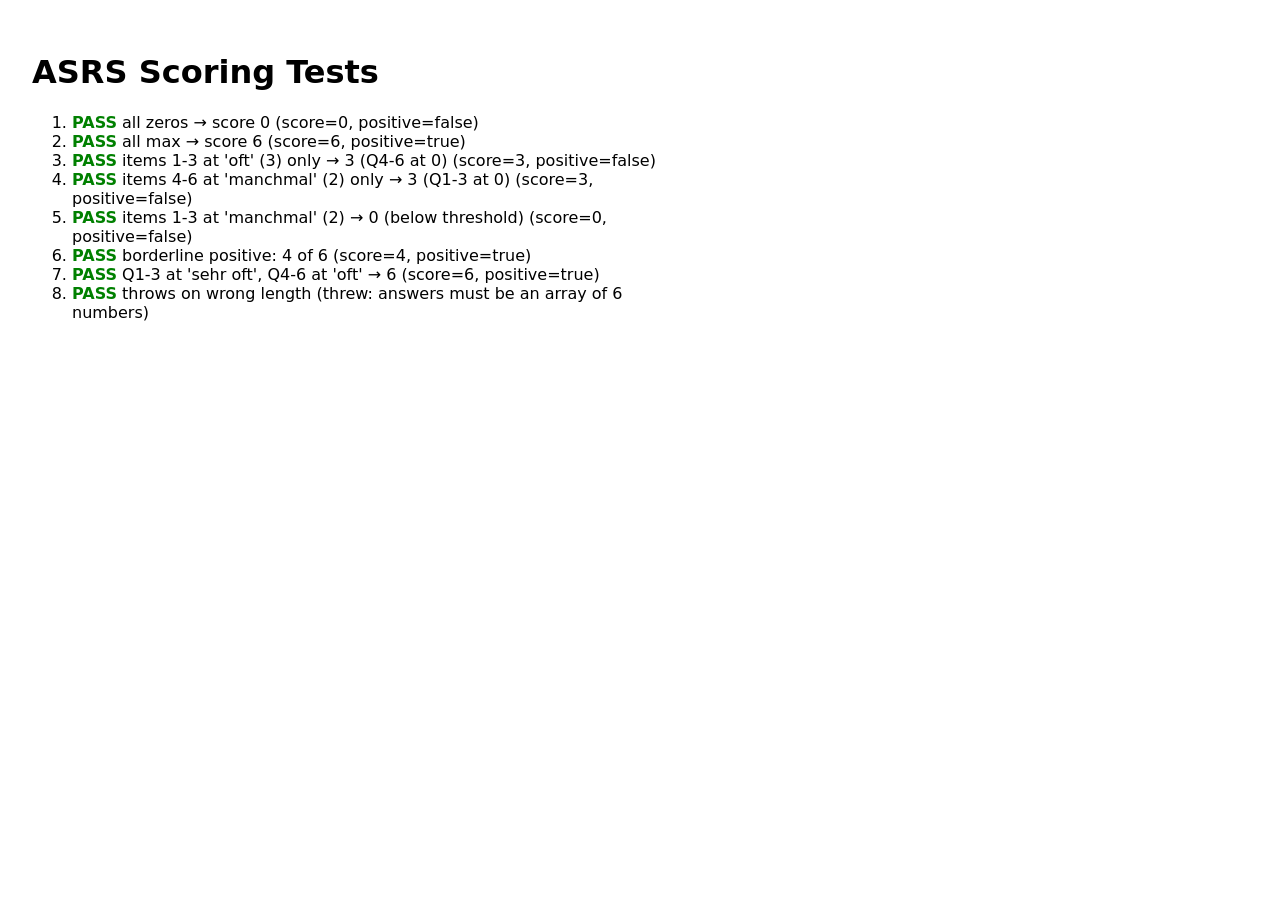
<file: asrs-test.test.html>
<!DOCTYPE html>
<html lang="de">
<head>
  <meta charset="UTF-8">
  <title>ASRS Test Suite</title>
  <style>
    body { font-family: system-ui; padding: 24px; max-width: 640px; }
    .pass { color: green; font-weight: 600; }
    .fail { color: red; font-weight: 600; }
  </style>
  <script src="asrs-test.js"></script>
</head>
<body>
  <h1>ASRS Scoring Tests</h1>
  <ol id="results"></ol>
  <script>
    document.addEventListener("DOMContentLoaded", () => {
      const { calculateScore, isPositiveScreen } = window.__ASRS;
      const results = document.getElementById("results");

      const cases = [
        { name: "all zeros → score 0", input: [0,0,0,0,0,0], expectedScore: 0, expectedPositive: false },
        { name: "all max → score 6", input: [4,4,4,4,4,4], expectedScore: 6, expectedPositive: true },
        { name: "items 1-3 at 'oft' (3) only → 3 (Q4-6 at 0)", input: [3,3,3,0,0,0], expectedScore: 3, expectedPositive: false },
        { name: "items 4-6 at 'manchmal' (2) only → 3 (Q1-3 at 0)", input: [0,0,0,2,2,2], expectedScore: 3, expectedPositive: false },
        { name: "items 1-3 at 'manchmal' (2) → 0 (below threshold)", input: [2,2,2,0,0,0], expectedScore: 0, expectedPositive: false },
        { name: "borderline positive: 4 of 6", input: [3,3,0,2,2,0], expectedScore: 4, expectedPositive: true },
        { name: "Q1-3 at 'sehr oft', Q4-6 at 'oft' → 6", input: [4,4,4,3,3,3], expectedScore: 6, expectedPositive: true },
        { name: "throws on wrong length", input: [1,2,3], expectedThrow: true }
      ];

      for (const c of cases) {
        const li = document.createElement("li");
        try {
          const score = calculateScore(c.input);
          if (c.expectedThrow) {
            li.innerHTML = `<span class="fail">FAIL</span> ${c.name}: expected throw, got score ${score}`;
          } else {
            const positive = isPositiveScreen(score);
            const ok = score === c.expectedScore && positive === c.expectedPositive;
            li.innerHTML = ok
              ? `<span class="pass">PASS</span> ${c.name} (score=${score}, positive=${positive})`
              : `<span class="fail">FAIL</span> ${c.name}: expected score=${c.expectedScore}/positive=${c.expectedPositive}, got score=${score}/positive=${positive}`;
          }
        } catch (e) {
          if (c.expectedThrow) {
            li.innerHTML = `<span class="pass">PASS</span> ${c.name} (threw: ${e.message})`;
          } else {
            li.innerHTML = `<span class="fail">FAIL</span> ${c.name}: unexpected throw: ${e.message}`;
          }
        }
        results.appendChild(li);
      }
    });
  </script>
</body>
</html>
</file>
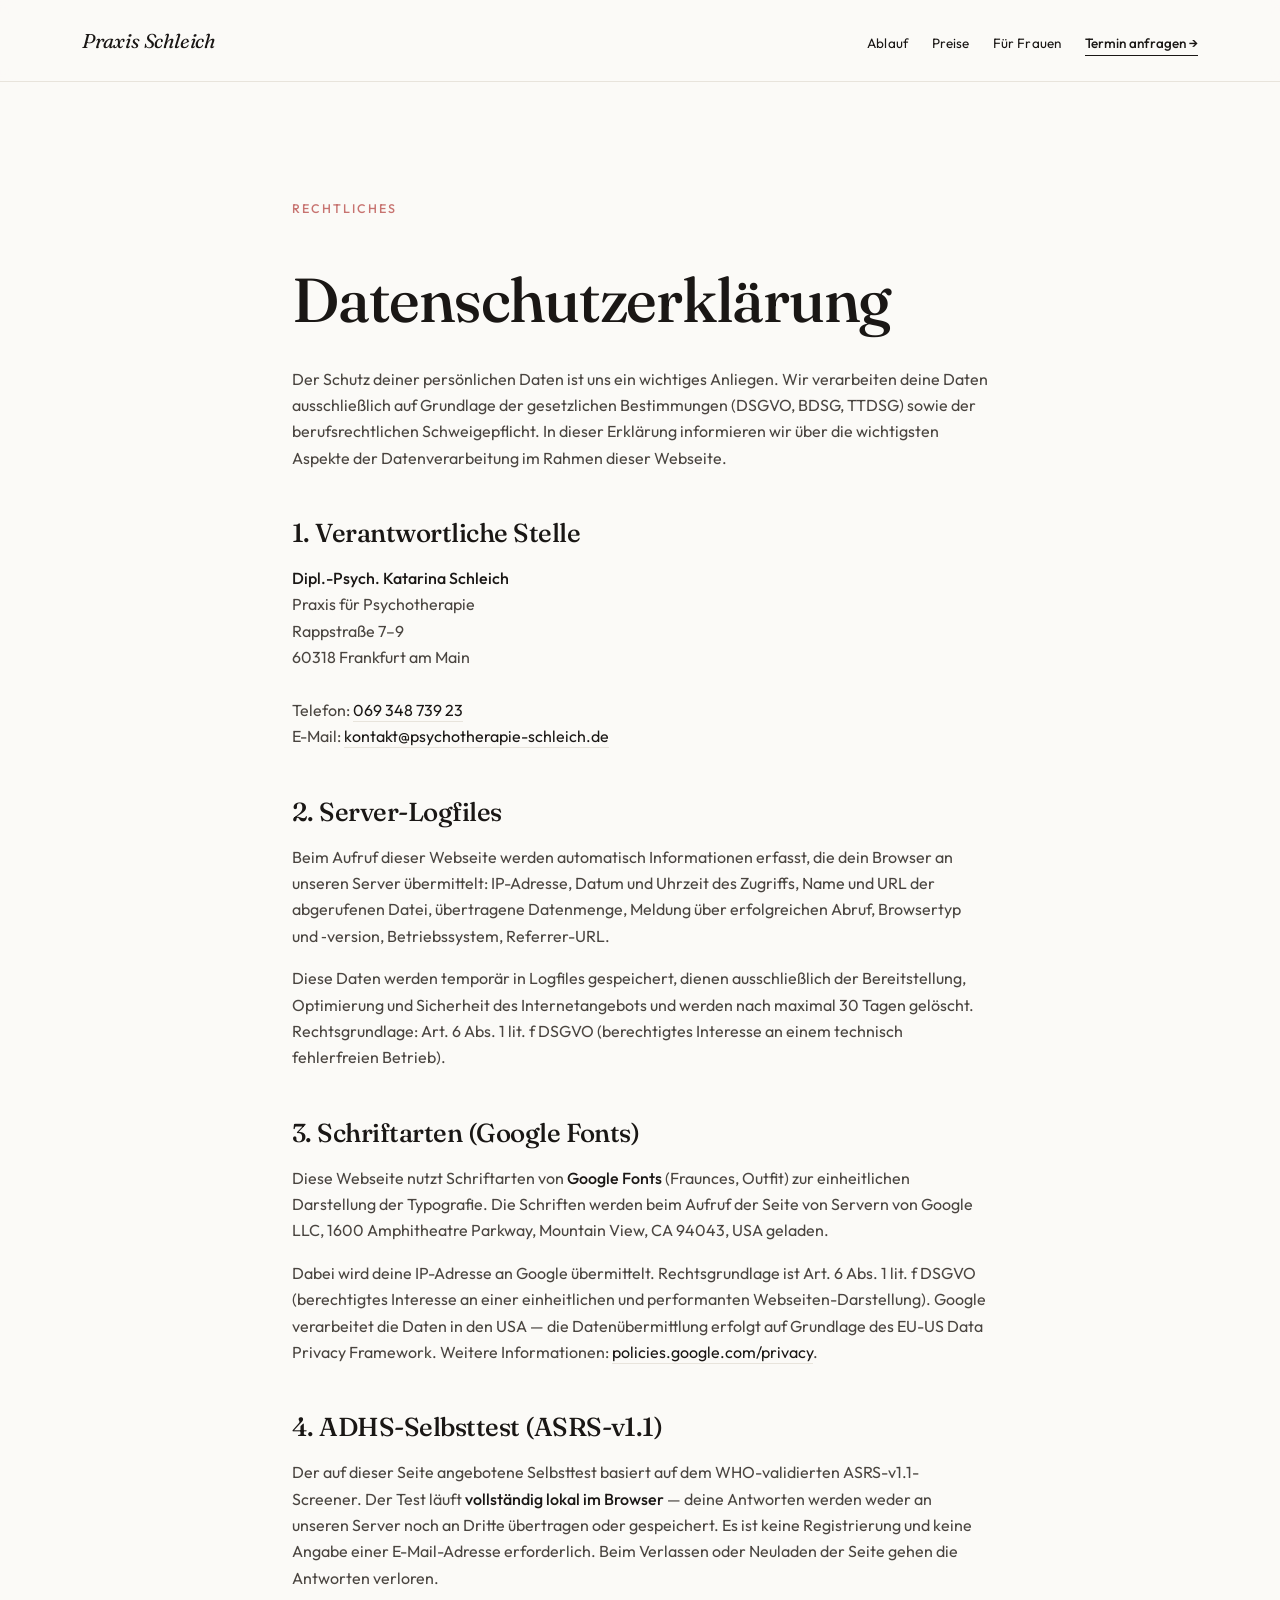
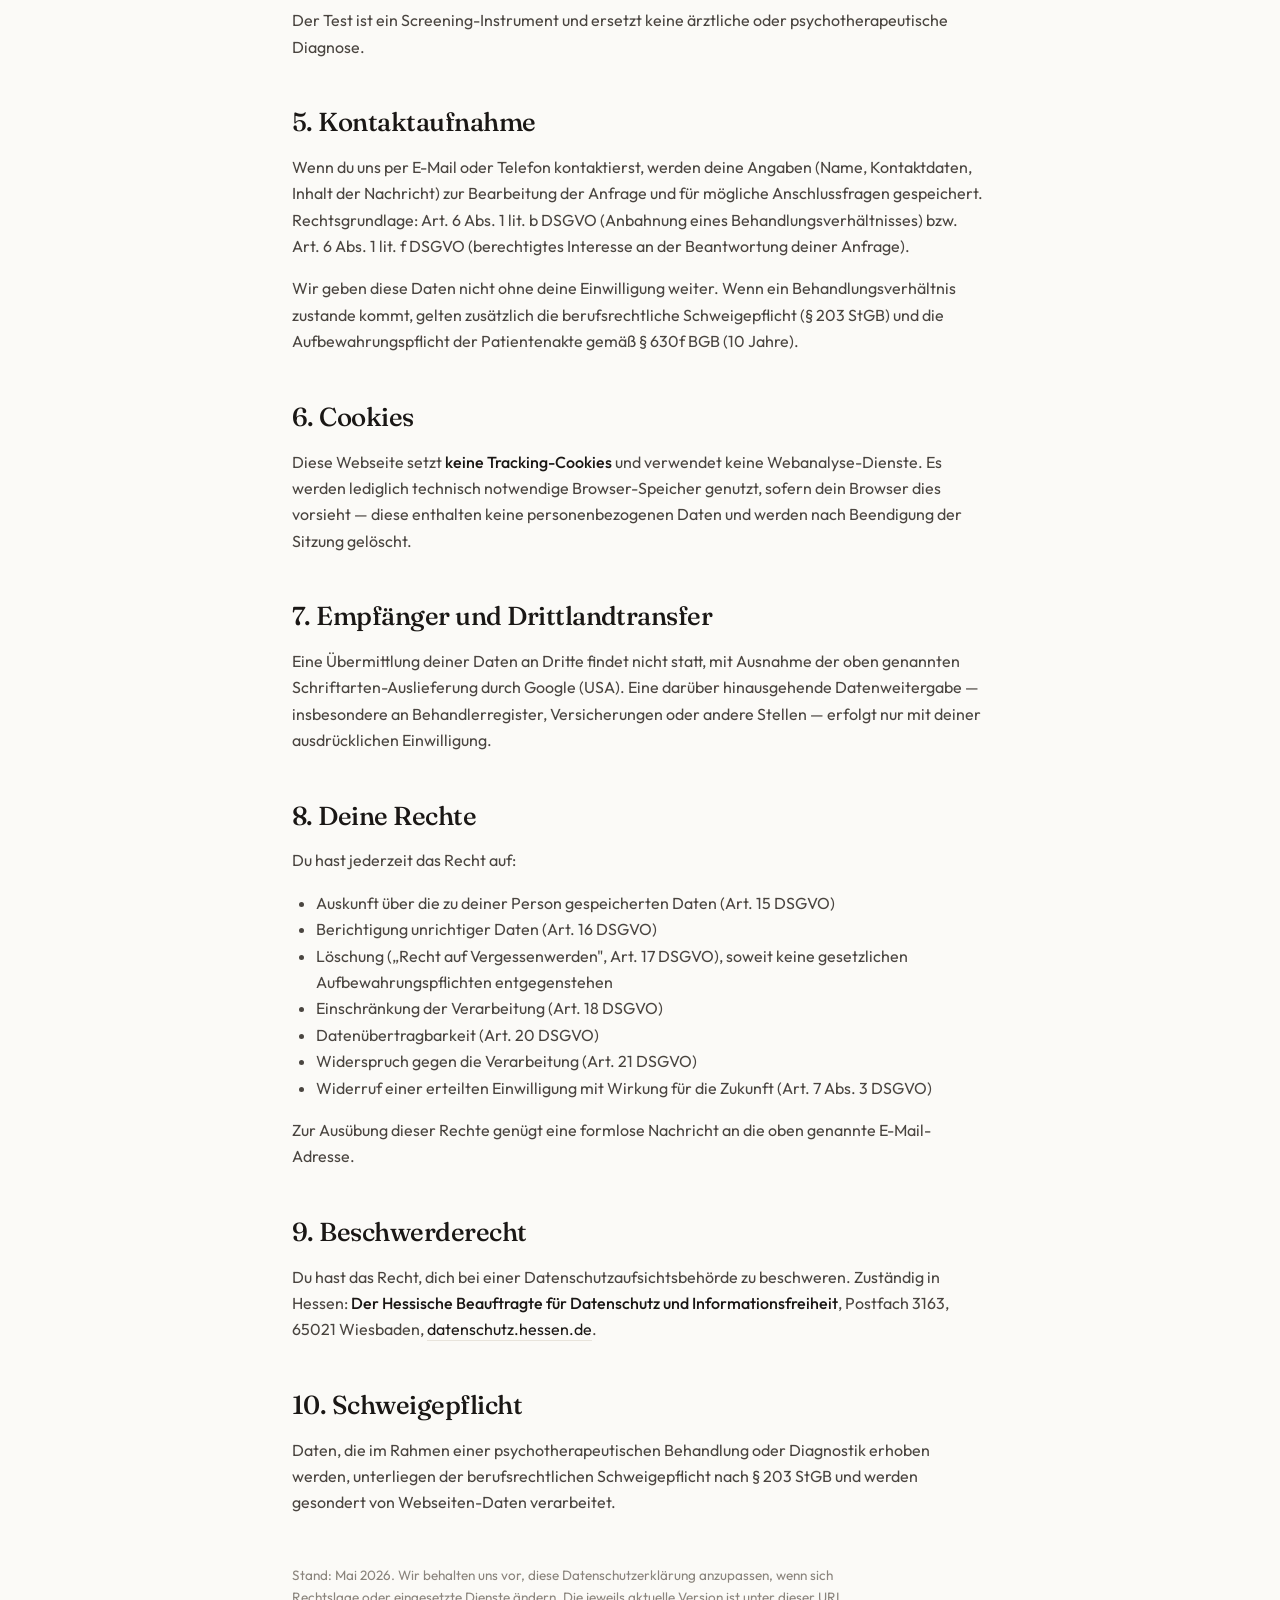
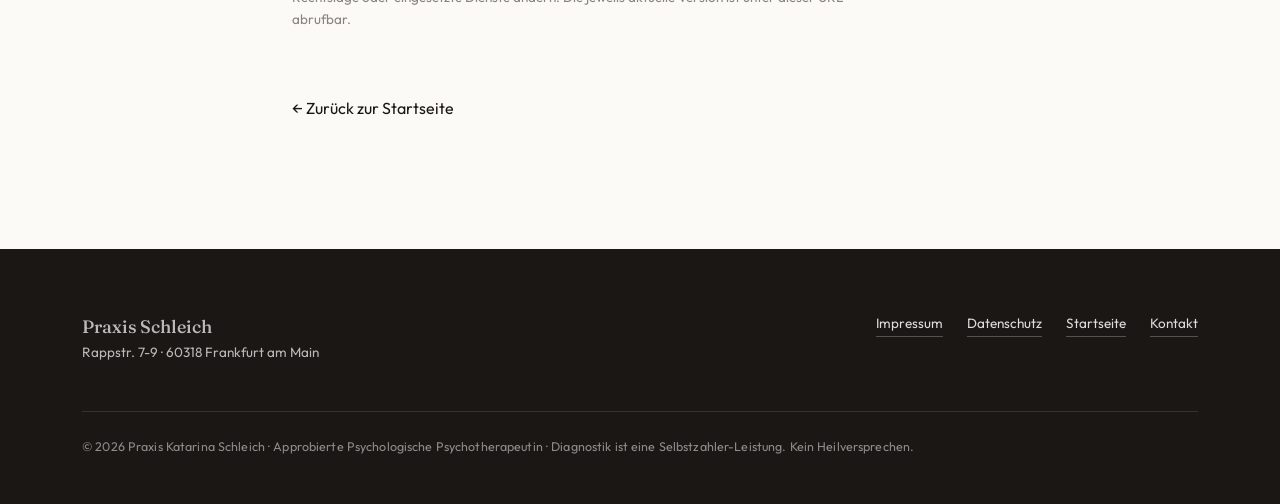
<file: datenschutz.html>
<!DOCTYPE html>
<html lang="de">
<head>
  <meta charset="UTF-8">
  <meta name="viewport" content="width=device-width, initial-scale=1.0">
  <title>Datenschutz — Praxis Schleich · ADHS-Diagnostik Frankfurt</title>
  <meta name="description" content="Datenschutzerklärung der Praxis Schleich, ADHS-Diagnostik Frankfurt-Nordend.">
  <meta name="robots" content="noindex, follow">
  <link rel="canonical" href="https://psychotherapie-schleich.de/adhs/datenschutz.html">

  <!-- Fonts -->
  <link rel="preconnect" href="https://fonts.googleapis.com">
  <link rel="preconnect" href="https://fonts.gstatic.com" crossorigin>
  <link href="https://fonts.googleapis.com/css2?family=Fraunces:opsz,wght@9..144,400;9..144,500&family=Outfit:wght@300;400;500;600&display=swap" rel="stylesheet">

  <link rel="stylesheet" href="styles.css">
</head>
<body>
  <header class="site-nav" role="banner">
    <div class="container">
      <nav class="nav" aria-label="Hauptnavigation">
        <a href="/" class="nav__brand">Praxis Schleich</a>
        <div class="nav__meta">
          <a href="/diagnostik-ablauf.html" class="nav__link">Ablauf</a>
          <a href="/#pricing-title" class="nav__link">Preise</a>
          <a href="/spaetdiagnose-frauen.html" class="nav__link">Für Frauen</a>
          <a href="/#termin" class="nav__cta">Termin anfragen →</a>
        </div>
      </nav>
    </div>
  </header>

  <main>
    <article class="section legal-page">
      <div class="container">
        <span class="pill">Rechtliches</span>
        <h1>Datenschutzerklärung</h1>

        <p>
          Der Schutz deiner persönlichen Daten ist uns ein wichtiges Anliegen. Wir verarbeiten deine Daten ausschließlich auf Grundlage der gesetzlichen Bestimmungen (DSGVO, BDSG, TTDSG) sowie der berufsrechtlichen Schweigepflicht. In dieser Erklärung informieren wir über die wichtigsten Aspekte der Datenverarbeitung im Rahmen dieser Webseite.
        </p>

        <h2>1. Verantwortliche Stelle</h2>
        <address>
          <strong>Dipl.-Psych. Katarina Schleich</strong><br>
          Praxis für Psychotherapie<br>
          Rappstraße 7–9<br>
          60318 Frankfurt am Main<br>
          <br>
          Telefon: <a href="tel:+496934873923">069 348 739 23</a><br>
          E-Mail: <a href="mailto:kontakt@psychotherapie-schleich.de">kontakt@psychotherapie-schleich.de</a>
        </address>

        <h2>2. Server-Logfiles</h2>
        <p>
          Beim Aufruf dieser Webseite werden automatisch Informationen erfasst, die dein Browser an unseren Server übermittelt: IP-Adresse, Datum und Uhrzeit des Zugriffs, Name und URL der abgerufenen Datei, übertragene Datenmenge, Meldung über erfolgreichen Abruf, Browsertyp und ‑version, Betriebssystem, Referrer-URL.
        </p>
        <p>
          Diese Daten werden temporär in Logfiles gespeichert, dienen ausschließlich der Bereitstellung, Optimierung und Sicherheit des Internetangebots und werden nach maximal 30 Tagen gelöscht. Rechtsgrundlage: Art. 6 Abs. 1 lit. f DSGVO (berechtigtes Interesse an einem technisch fehlerfreien Betrieb).
        </p>

        <h2>3. Schriftarten (Google Fonts)</h2>
        <p>
          Diese Webseite nutzt Schriftarten von <strong>Google Fonts</strong> (Fraunces, Outfit) zur einheitlichen Darstellung der Typografie. Die Schriften werden beim Aufruf der Seite von Servern von Google LLC, 1600 Amphitheatre Parkway, Mountain View, CA 94043, USA geladen.
        </p>
        <p>
          Dabei wird deine IP-Adresse an Google übermittelt. Rechtsgrundlage ist Art. 6 Abs. 1 lit. f DSGVO (berechtigtes Interesse an einer einheitlichen und performanten Webseiten-Darstellung). Google verarbeitet die Daten in den USA — die Datenübermittlung erfolgt auf Grundlage des EU-US Data Privacy Framework. Weitere Informationen: <a href="https://policies.google.com/privacy" rel="noopener" target="_blank">policies.google.com/privacy</a>.
        </p>

        <h2>4. ADHS-Selbsttest (ASRS-v1.1)</h2>
        <p>
          Der auf dieser Seite angebotene Selbsttest basiert auf dem WHO-validierten ASRS-v1.1-Screener. Der Test läuft <strong>vollständig lokal im Browser</strong> — deine Antworten werden weder an unseren Server noch an Dritte übertragen oder gespeichert. Es ist keine Registrierung und keine Angabe einer E-Mail-Adresse erforderlich. Beim Verlassen oder Neuladen der Seite gehen die Antworten verloren.
        </p>
        <p>
          Der Test ist ein Screening-Instrument und ersetzt keine ärztliche oder psychotherapeutische Diagnose.
        </p>

        <h2>5. Kontaktaufnahme</h2>
        <p>
          Wenn du uns per E-Mail oder Telefon kontaktierst, werden deine Angaben (Name, Kontaktdaten, Inhalt der Nachricht) zur Bearbeitung der Anfrage und für mögliche Anschlussfragen gespeichert. Rechtsgrundlage: Art. 6 Abs. 1 lit. b DSGVO (Anbahnung eines Behandlungsverhältnisses) bzw. Art. 6 Abs. 1 lit. f DSGVO (berechtigtes Interesse an der Beantwortung deiner Anfrage).
        </p>
        <p>
          Wir geben diese Daten nicht ohne deine Einwilligung weiter. Wenn ein Behandlungsverhältnis zustande kommt, gelten zusätzlich die berufsrechtliche Schweigepflicht (§ 203 StGB) und die Aufbewahrungspflicht der Patientenakte gemäß § 630f BGB (10 Jahre).
        </p>

        <h2>6. Cookies</h2>
        <p>
          Diese Webseite setzt <strong>keine Tracking-Cookies</strong> und verwendet keine Webanalyse-Dienste. Es werden lediglich technisch notwendige Browser-Speicher genutzt, sofern dein Browser dies vorsieht — diese enthalten keine personenbezogenen Daten und werden nach Beendigung der Sitzung gelöscht.
        </p>

        <h2>7. Empfänger und Drittlandtransfer</h2>
        <p>
          Eine Übermittlung deiner Daten an Dritte findet nicht statt, mit Ausnahme der oben genannten Schriftarten-Auslieferung durch Google (USA). Eine darüber hinausgehende Datenweitergabe — insbesondere an Behandlerregister, Versicherungen oder andere Stellen — erfolgt nur mit deiner ausdrücklichen Einwilligung.
        </p>

        <h2>8. Deine Rechte</h2>
        <p>
          Du hast jederzeit das Recht auf:
        </p>
        <ul>
          <li>Auskunft über die zu deiner Person gespeicherten Daten (Art. 15 DSGVO)</li>
          <li>Berichtigung unrichtiger Daten (Art. 16 DSGVO)</li>
          <li>Löschung („Recht auf Vergessenwerden", Art. 17 DSGVO), soweit keine gesetzlichen Aufbewahrungspflichten entgegenstehen</li>
          <li>Einschränkung der Verarbeitung (Art. 18 DSGVO)</li>
          <li>Datenübertragbarkeit (Art. 20 DSGVO)</li>
          <li>Widerspruch gegen die Verarbeitung (Art. 21 DSGVO)</li>
          <li>Widerruf einer erteilten Einwilligung mit Wirkung für die Zukunft (Art. 7 Abs. 3 DSGVO)</li>
        </ul>
        <p>
          Zur Ausübung dieser Rechte genügt eine formlose Nachricht an die oben genannte E-Mail-Adresse.
        </p>

        <h2>9. Beschwerderecht</h2>
        <p>
          Du hast das Recht, dich bei einer Datenschutzaufsichtsbehörde zu beschweren. Zuständig in Hessen: <strong>Der Hessische Beauftragte für Datenschutz und Informationsfreiheit</strong>, Postfach 3163, 65021 Wiesbaden, <a href="https://datenschutz.hessen.de" rel="noopener" target="_blank">datenschutz.hessen.de</a>.
        </p>

        <h2>10. Schweigepflicht</h2>
        <p>
          Daten, die im Rahmen einer psychotherapeutischen Behandlung oder Diagnostik erhoben werden, unterliegen der berufsrechtlichen Schweigepflicht nach § 203 StGB und werden gesondert von Webseiten-Daten verarbeitet.
        </p>

        <p style="font-size: var(--fs-sm); color: var(--text-muted); margin-top: var(--sp-12);">
          Stand: Mai 2026. Wir behalten uns vor, diese Datenschutzerklärung anzupassen, wenn sich Rechtslage oder eingesetzte Dienste ändern. Die jeweils aktuelle Version ist unter dieser URL abrufbar.
        </p>

        <p class="legal-back"><a href="/">← Zurück zur Startseite</a></p>
      </div>
    </article>
  </main>

  <footer class="site-footer">
    <div class="container">
      <div class="site-footer__grid">
        <div>
          <strong>Praxis Schleich</strong><br>
          Rappstr. 7-9 · 60318 Frankfurt am Main
        </div>
        <nav class="site-footer__nav" aria-label="Footer">
          <a href="/impressum.html">Impressum</a>
          <a href="/datenschutz.html">Datenschutz</a>
          <a href="/">Startseite</a>
          <a href="mailto:kontakt@psychotherapie-schleich.de">Kontakt</a>
        </nav>
      </div>
      <p class="site-footer__legal">© 2026 Praxis Katarina Schleich · Approbierte Psychologische Psychotherapeutin · Diagnostik ist eine Selbstzahler-Leistung. Kein Heilversprechen.</p>
    </div>
  </footer>
</body>
</html>
</file>
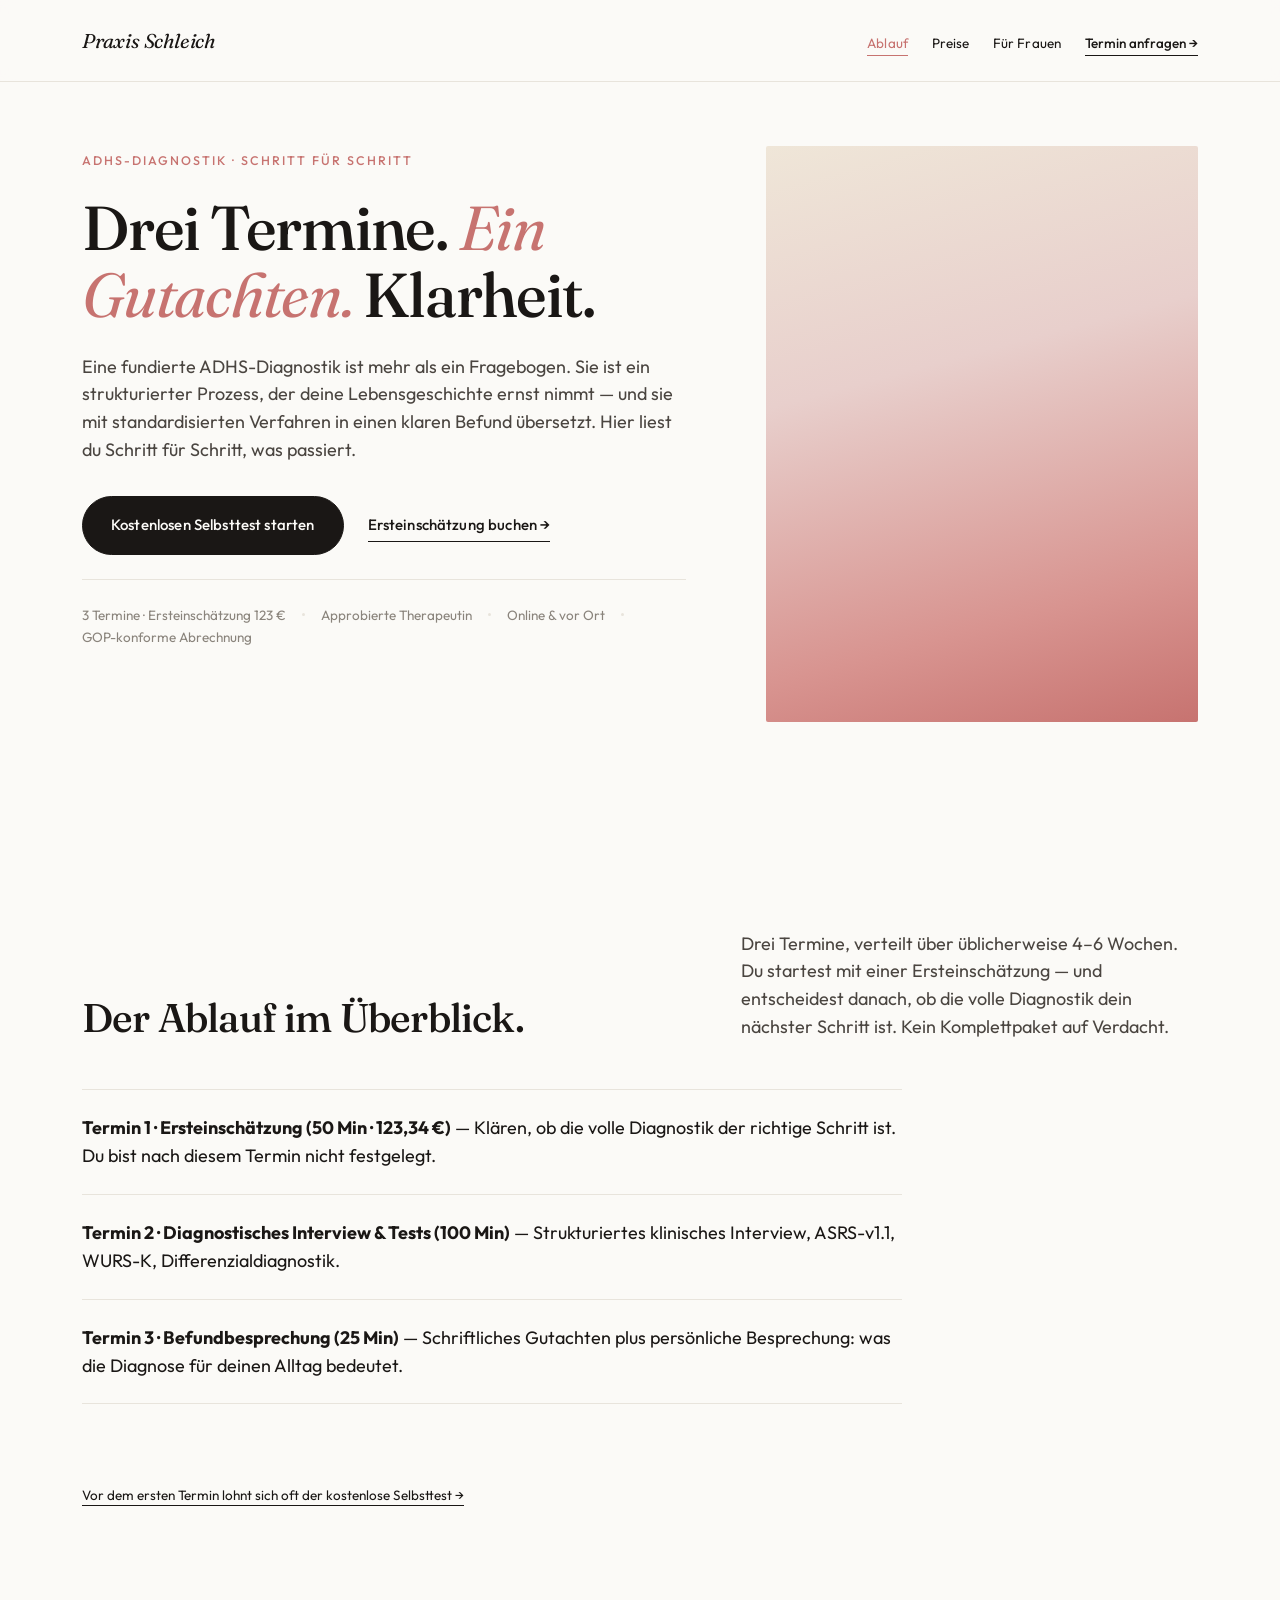
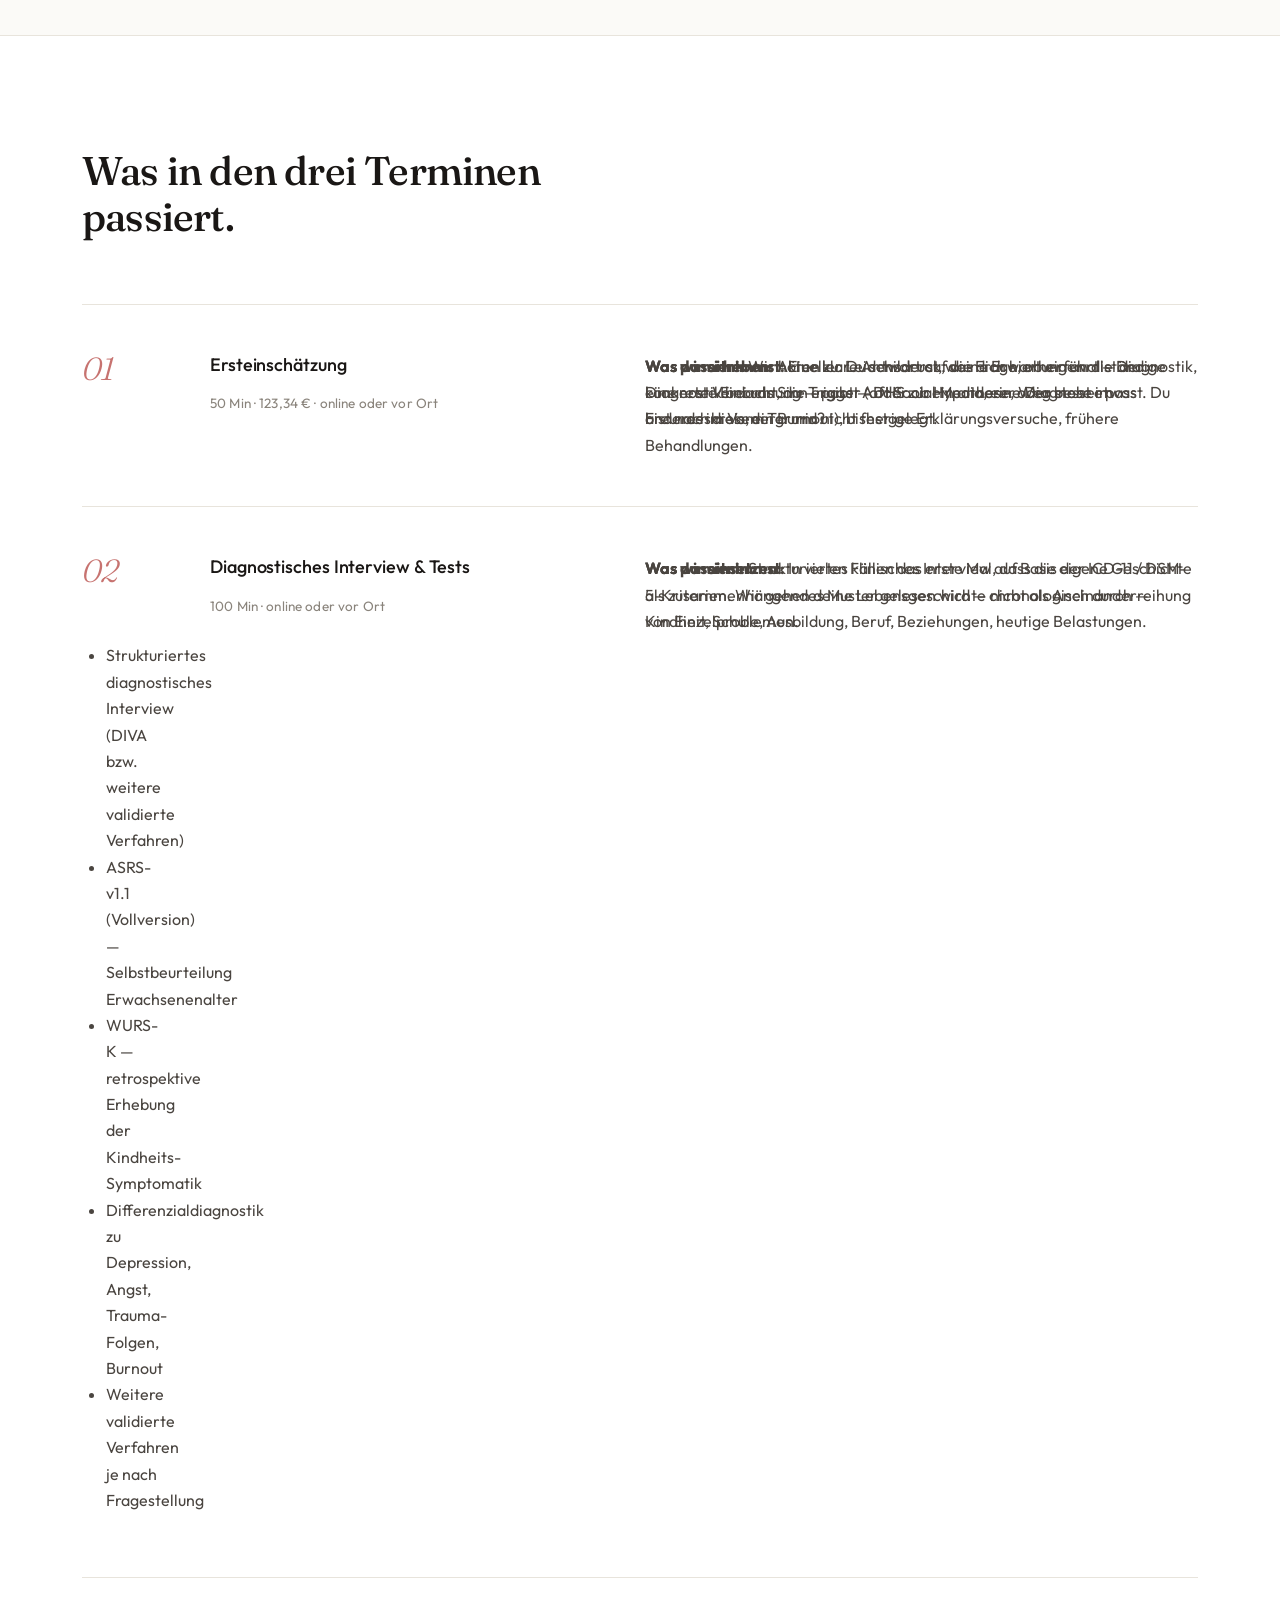
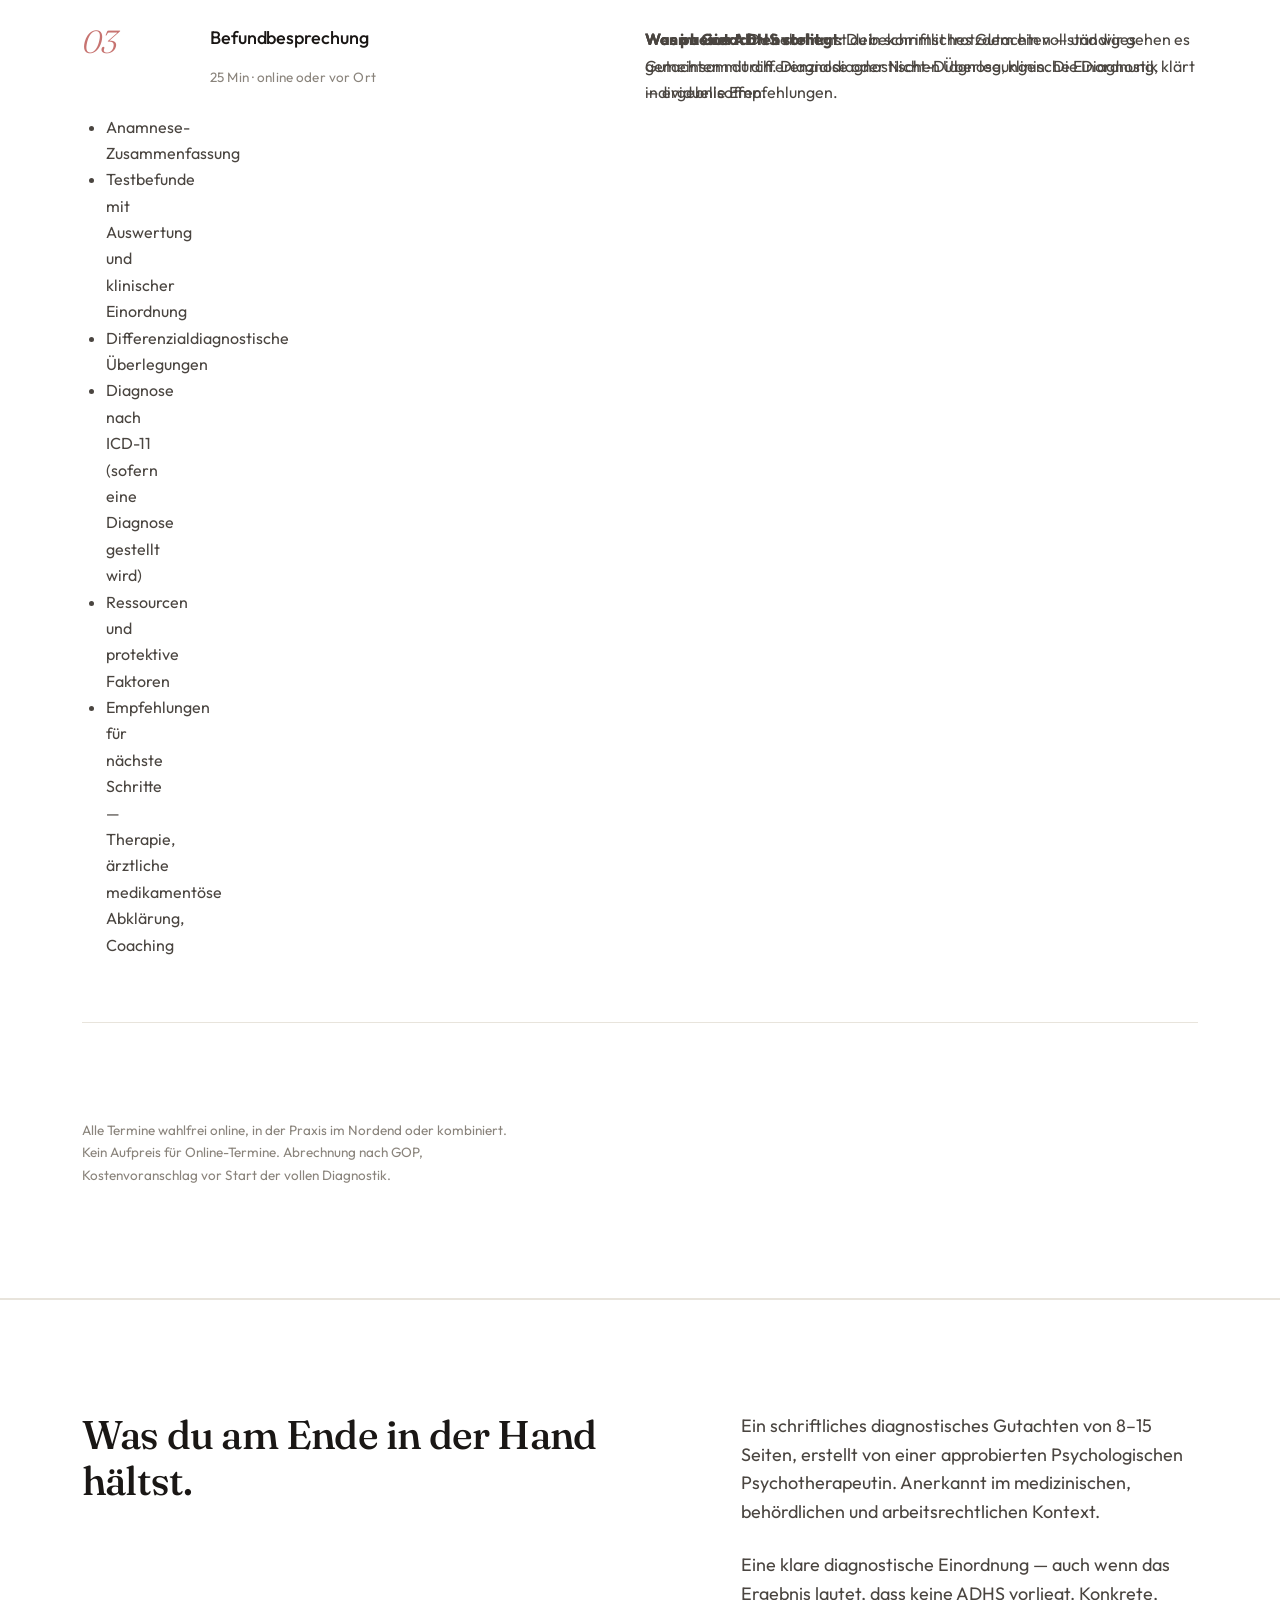
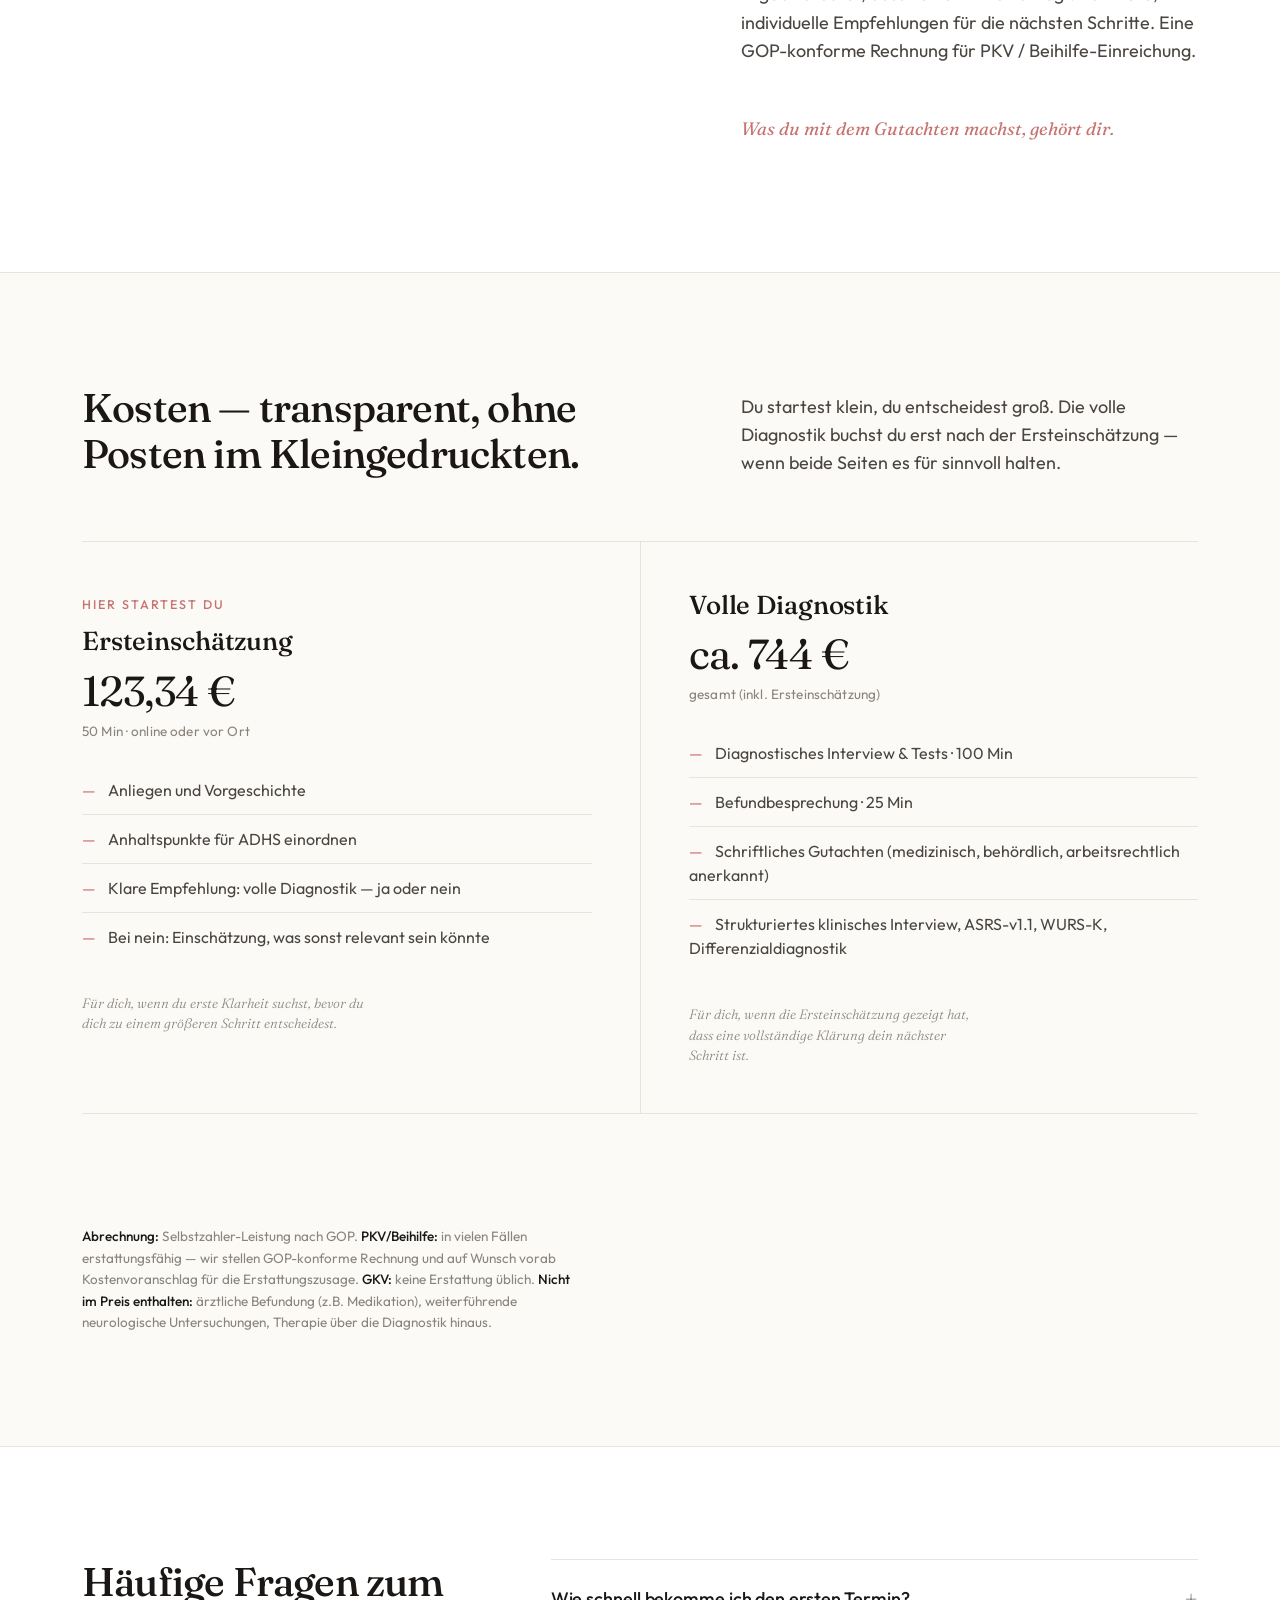
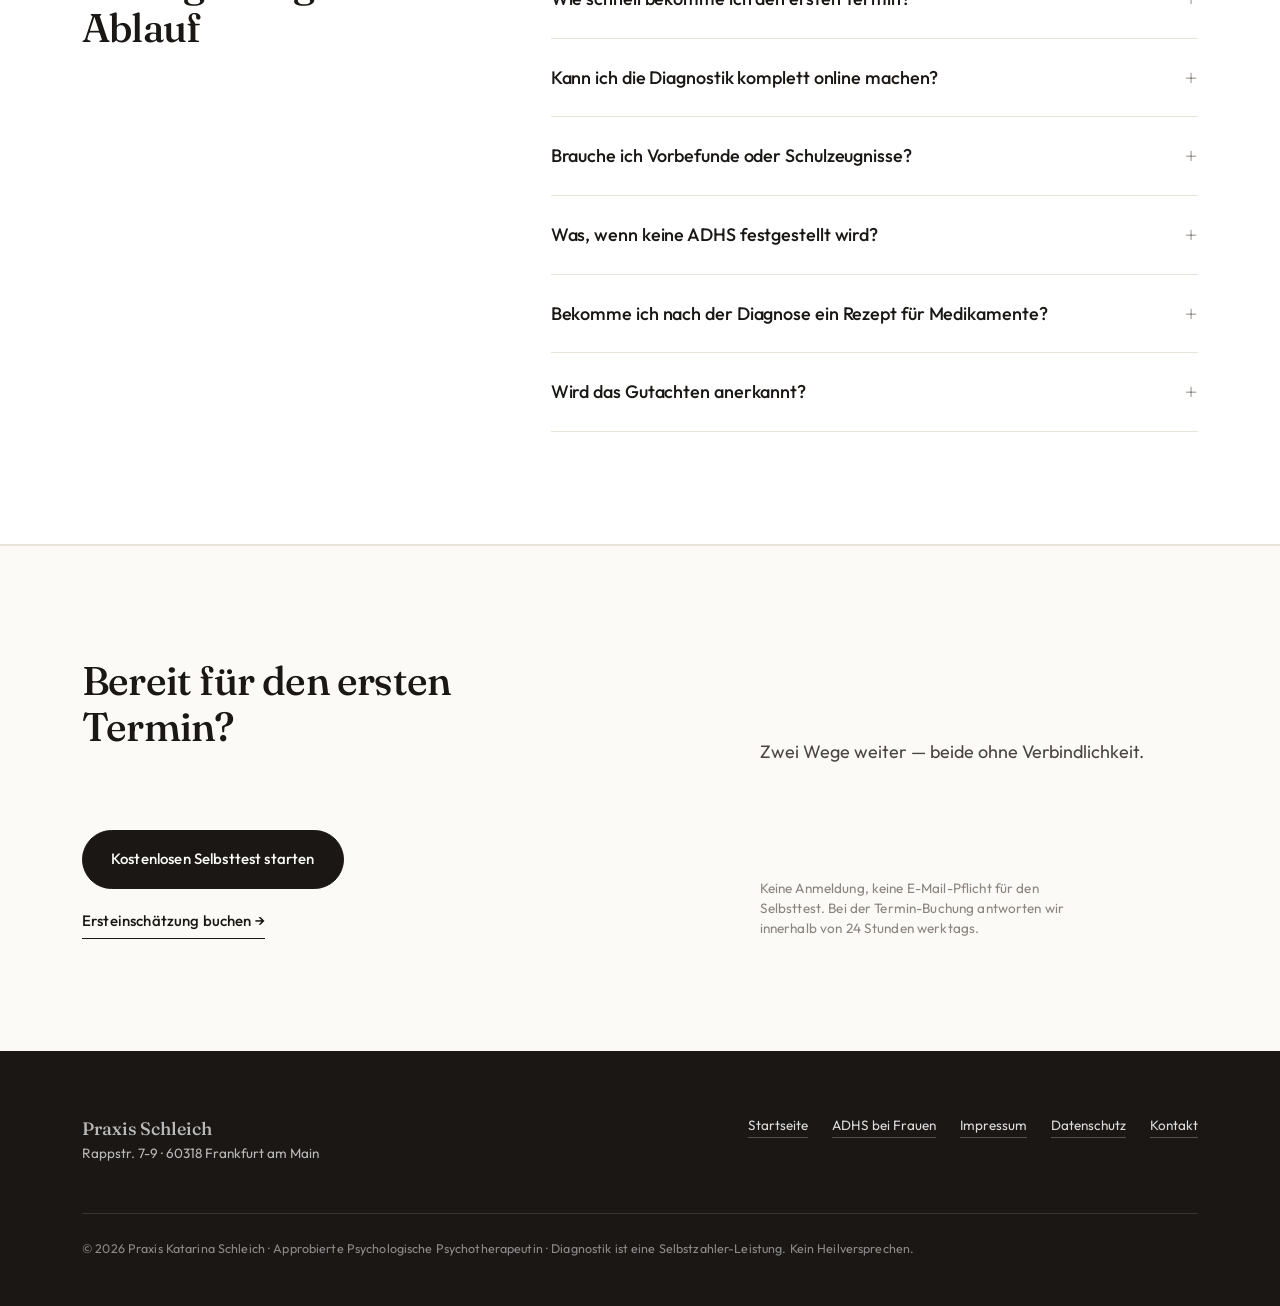
<file: diagnostik-ablauf.html>
<!DOCTYPE html>
<html lang="de">
<head>
  <meta charset="UTF-8">
  <meta name="viewport" content="width=device-width, initial-scale=1.0">
  <title>Wie der Diagnostik-Ablauf funktioniert — Praxis Schleich Frankfurt</title>
  <meta name="description" content="Schritt für Schritt: Wie die ADHS-Diagnostik bei Erwachsenen in der Praxis Schleich Frankfurt-Nordend abläuft. Ersteinschätzung, Tests, Befund — was du wann mitbringst, was du am Ende in der Hand hältst.">
  <link rel="canonical" href="https://psychotherapie-schleich.de/adhs/diagnostik-ablauf.html">

  <!-- OpenGraph -->
  <meta property="og:type" content="article">
  <meta property="og:title" content="Wie der ADHS-Diagnostik-Ablauf funktioniert">
  <meta property="og:description" content="Drei Termine, ein Gutachten. Schritt für Schritt erklärt — was wir erheben, was du mitnimmst, was es kostet.">
  <meta property="og:url" content="https://psychotherapie-schleich.de/adhs/diagnostik-ablauf.html">

  <!-- Fonts -->
  <link rel="preconnect" href="https://fonts.googleapis.com">
  <link rel="preconnect" href="https://fonts.gstatic.com" crossorigin>
  <link href="https://fonts.googleapis.com/css2?family=Fraunces:opsz,wght@9..144,400;9..144,500&family=Outfit:wght@300;400;500;600&display=swap" rel="stylesheet">

  <link rel="stylesheet" href="styles.css">

  <!-- JSON-LD: MedicalProcedure -->
  <script type="application/ld+json">
  {
    "@context": "https://schema.org",
    "@type": "MedicalProcedure",
    "name": "ADHS-Diagnostik bei Erwachsenen",
    "procedureType": "Diagnostic",
    "howPerformed": "Strukturiertes klinisches Interview, validierte Verfahren (ASRS-v1.1, WURS-K), Differenzialdiagnostik, schriftliches Gutachten",
    "preparation": "Optional: Vorbefunde, frühere Berichte, Schulzeugnisse (falls greifbar). Nicht erforderlich.",
    "followup": "Befundbesprechung mit schriftlichem Gutachten. Bei Interesse Übergang in psychotherapeutische Behandlung.",
    "performer": {
      "@type": "Person",
      "name": "Katarina Schleich",
      "jobTitle": "Approbierte Psychologische Psychotherapeutin"
    }
  }
  </script>
</head>
<body>
  <header class="site-nav" role="banner">
    <div class="container">
      <nav class="nav" aria-label="Hauptnavigation">
        <a href="/" class="nav__brand">Praxis Schleich</a>
        <div class="nav__meta">
          <a href="/diagnostik-ablauf.html" class="nav__link" aria-current="page">Ablauf</a>
          <a href="/#pricing-title" class="nav__link">Preise</a>
          <a href="/spaetdiagnose-frauen.html" class="nav__link">Für Frauen</a>
          <a href="/#termin" class="nav__cta">Termin anfragen →</a>
        </div>
      </nav>
    </div>
  </header>

  <main>
    <section class="section section-hero" aria-labelledby="page-title">
      <div class="container">
        <div class="section-hero__grid">
          <div>
            <span class="pill">ADHS-Diagnostik · Schritt für Schritt</span>
            <h1 id="page-title" class="section-hero__title">Drei Termine. <span class="hl">Ein Gutachten.</span> Klarheit.</h1>
            <p class="section-hero__lead">Eine fundierte ADHS-Diagnostik ist mehr als ein Fragebogen. Sie ist ein strukturierter Prozess, der deine Lebensgeschichte ernst nimmt — und sie mit standardisierten Verfahren in einen klaren Befund übersetzt. Hier liest du Schritt für Schritt, was passiert.</p>
            <div class="section-hero__ctas">
              <a href="/#selbsttest" class="btn btn--primary">Kostenlosen Selbsttest starten</a>
              <a href="/#termin" class="btn btn--secondary">Ersteinschätzung buchen →</a>
            </div>
            <div class="section-hero__trust">
              <span>3 Termine · Ersteinschätzung 123 €</span>
              <span>Approbierte Therapeutin</span>
              <span>Online &amp; vor Ort</span>
              <span>GOP-konforme Abrechnung</span>
            </div>
          </div>
          <div class="section-hero__photo" aria-hidden="true"></div>
        </div>
      </div>
    </section>

    <section class="section" aria-labelledby="overview-title">
      <div class="container">
        <h2 id="overview-title" class="section-pain__title">Der Ablauf im Überblick.</h2>
        <p class="section-pain__lead">Drei Termine, verteilt über üblicherweise 4–6 Wochen. Du startest mit einer Ersteinschätzung — und entscheidest danach, ob die volle Diagnostik dein nächster Schritt ist. Kein Komplettpaket auf Verdacht.</p>
        <ul class="section-pain__list">
          <li class="section-pain__item"><strong>Termin 1 · Ersteinschätzung (50 Min · 123,34 €)</strong> — Klären, ob die volle Diagnostik der richtige Schritt ist. Du bist nach diesem Termin nicht festgelegt.</li>
          <li class="section-pain__item"><strong>Termin 2 · Diagnostisches Interview &amp; Tests (100 Min)</strong> — Strukturiertes klinisches Interview, ASRS-v1.1, WURS-K, Differenzialdiagnostik.</li>
          <li class="section-pain__item"><strong>Termin 3 · Befundbesprechung (25 Min)</strong> — Schriftliches Gutachten plus persönliche Besprechung: was die Diagnose für deinen Alltag bedeutet.</li>
        </ul>
        <p class="section-pain__bridge"><a href="/#selbsttest">Vor dem ersten Termin lohnt sich oft der kostenlose Selbsttest →</a></p>
      </div>
    </section>

    <section class="section section--soft" aria-labelledby="detail-title">
      <div class="container">
        <h2 id="detail-title" class="section-process__title">Was in den drei Terminen passiert.</h2>
        <div class="section-process__steps">
          <article class="section-process__step">
            <h3>Ersteinschätzung</h3>
            <span class="duration">50 Min · 123,34 € · online oder vor Ort</span>
            <p><strong>Was passiert:</strong> Wir hören zu. Du schilderst, was dich hierherführt — der konkrete Verdacht, die Trigger (oft Social Media, eine Diagnose im Freundeskreis, ein Burnout), bisherige Erklärungsversuche, frühere Behandlungen.</p>
            <p><strong>Was wir erheben:</strong> Aktueller Leidensdruck, deine Erwartung an die Diagnostik, eine erste Einordnung — passt ADHS zur Hypothese, oder steht etwas anderes im Vordergrund?</p>
            <p><strong>Was du mitnimmst:</strong> Eine klare Antwort auf die Frage, ob eine vollständige Diagnostik bei uns Sinn ergibt — oder ob ein anderer Weg besser passt. Du bist nach diesem Termin nicht festgelegt.</p>
          </article>
          <article class="section-process__step">
            <h3>Diagnostisches Interview &amp; Tests</h3>
            <span class="duration">100 Min · online oder vor Ort</span>
            <p><strong>Was passiert:</strong> Strukturiertes klinisches Interview auf Basis der ICD-11 / DSM-5-Kriterien. Wir gehen deine Lebensgeschichte chronologisch durch — Kindheit, Schule, Ausbildung, Beruf, Beziehungen, heutige Belastungen.</p>
            <p><strong>Was wir einsetzen:</strong></p>
            <ul>
              <li>Strukturiertes diagnostisches Interview (DIVA bzw. weitere validierte Verfahren)</li>
              <li>ASRS-v1.1 (Vollversion) — Selbstbeurteilung Erwachsenenalter</li>
              <li>WURS-K — retrospektive Erhebung der Kindheits-Symptomatik</li>
              <li>Differenzialdiagnostik zu Depression, Angst, Trauma-Folgen, Burnout</li>
              <li>Weitere validierte Verfahren je nach Fragestellung</li>
            </ul>
            <p><strong>Was du mitnimmst:</strong> In vielen Fällen das erste Mal, dass die eigene Geschichte als zusammenhängendes Muster gelesen wird — nicht als Aneinanderreihung von Einzelproblemen.</p>
          </article>
          <article class="section-process__step">
            <h3>Befundbesprechung</h3>
            <span class="duration">25 Min · online oder vor Ort</span>
            <p><strong>Was passiert:</strong> Du bekommst dein schriftliches Gutachten — und wir gehen es gemeinsam durch. Diagnose oder Nicht-Diagnose, klinische Einordnung, individuelle Empfehlungen.</p>
            <p><strong>Was im Gutachten steht:</strong></p>
            <ul>
              <li>Anamnese-Zusammenfassung</li>
              <li>Testbefunde mit Auswertung und klinischer Einordnung</li>
              <li>Differenzialdiagnostische Überlegungen</li>
              <li>Diagnose nach ICD-11 (sofern eine Diagnose gestellt wird)</li>
              <li>Ressourcen und protektive Faktoren</li>
              <li>Empfehlungen für nächste Schritte — Therapie, ärztliche medikamentöse Abklärung, Coaching</li>
            </ul>
            <p><strong>Wenn keine ADHS vorliegt:</strong> Du bekommst trotzdem ein vollständiges Gutachten mit differenzialdiagnostischen Überlegungen. Die Diagnostik klärt — ergebnisoffen.</p>
          </article>
        </div>
        <p class="section-process__note">Alle Termine wahlfrei online, in der Praxis im Nordend oder kombiniert. Kein Aufpreis für Online-Termine. Abrechnung nach GOP, Kostenvoranschlag vor Start der vollen Diagnostik.</p>
      </div>
    </section>

    <section class="section section-anschluss" aria-labelledby="end-title">
      <div class="container">
        <div class="section-anschluss__inner">
          <h2 id="end-title" class="section-anschluss__title">Was du am Ende in der Hand hältst.</h2>
          <p class="section-anschluss__body">Ein schriftliches diagnostisches Gutachten von 8–15 Seiten, erstellt von einer approbierten Psychologischen Psychotherapeutin. Anerkannt im medizinischen, behördlichen und arbeitsrechtlichen Kontext.</p>
          <p class="section-anschluss__body">Eine klare diagnostische Einordnung — auch wenn das Ergebnis lautet, dass keine ADHS vorliegt. Konkrete, individuelle Empfehlungen für die nächsten Schritte. Eine GOP-konforme Rechnung für PKV / Beihilfe-Einreichung.</p>
          <p class="section-anschluss__close">Was du mit dem Gutachten machst, gehört dir.</p>
        </div>
      </div>
    </section>

    <section class="section" aria-labelledby="pricing-title">
      <div class="container">
        <h2 id="pricing-title" class="section-pricing__title">Kosten — transparent, ohne Posten im Kleingedruckten.</h2>
        <p class="section-pricing__lead">Du startest klein, du entscheidest groß. Die volle Diagnostik buchst du erst nach der Ersteinschätzung — wenn beide Seiten es für sinnvoll halten.</p>
        <div class="section-pricing__cards">
          <article class="pricing-card pricing-card--featured">
            <span class="pricing-card__badge">Hier startest du</span>
            <h3 class="pricing-card__name">Ersteinschätzung</h3>
            <div class="pricing-card__price">123,34 €</div>
            <p class="pricing-card__meta">50 Min · online oder vor Ort</p>
            <ul class="pricing-card__list">
              <li>Anliegen und Vorgeschichte</li>
              <li>Anhaltspunkte für ADHS einordnen</li>
              <li>Klare Empfehlung: volle Diagnostik — ja oder nein</li>
              <li>Bei nein: Einschätzung, was sonst relevant sein könnte</li>
            </ul>
            <p class="pricing-card__target">Für dich, wenn du erste Klarheit suchst, bevor du dich zu einem größeren Schritt entscheidest.</p>
          </article>
          <article class="pricing-card">
            <h3 class="pricing-card__name">Volle Diagnostik</h3>
            <div class="pricing-card__price">ca. 744 €</div>
            <p class="pricing-card__meta">gesamt (inkl. Ersteinschätzung)</p>
            <ul class="pricing-card__list">
              <li>Diagnostisches Interview &amp; Tests · 100 Min</li>
              <li>Befundbesprechung · 25 Min</li>
              <li>Schriftliches Gutachten (medizinisch, behördlich, arbeitsrechtlich anerkannt)</li>
              <li>Strukturiertes klinisches Interview, ASRS-v1.1, WURS-K, Differenzialdiagnostik</li>
            </ul>
            <p class="pricing-card__target">Für dich, wenn die Ersteinschätzung gezeigt hat, dass eine vollständige Klärung dein nächster Schritt ist.</p>
          </article>
        </div>
        <p class="section-pricing__note"><strong>Abrechnung:</strong> Selbstzahler-Leistung nach GOP. <strong>PKV/Beihilfe:</strong> in vielen Fällen erstattungsfähig — wir stellen GOP-konforme Rechnung und auf Wunsch vorab Kostenvoranschlag für die Erstattungszusage. <strong>GKV:</strong> keine Erstattung üblich. <strong>Nicht im Preis enthalten:</strong> ärztliche Befundung (z.B. Medikation), weiterführende neurologische Untersuchungen, Therapie über die Diagnostik hinaus.</p>
      </div>
    </section>

    <section class="section section--soft" aria-labelledby="faq-title">
      <div class="container">
        <h2 id="faq-title" class="section-faq__title">Häufige Fragen zum Ablauf</h2>
        <div class="section-faq__list">
          <details class="faq-item">
            <summary>Wie schnell bekomme ich den ersten Termin?</summary>
            <p class="faq-item__body">In der Regel innerhalb von 1–2 Wochen für die Ersteinschätzung. Die gesamte Diagnostik dauert üblicherweise 4–6 Wochen vom Ersttermin bis zur Befundbesprechung.</p>
          </details>
          <details class="faq-item">
            <summary>Kann ich die Diagnostik komplett online machen?</summary>
            <p class="faq-item__body">Ja. Alle drei Termine kannst du per Videosprechstunde wahrnehmen — oder in unserer Praxis im Nordend, oder kombiniert. Du entscheidest, was zu deinem Leben passt. Kein Aufpreis für Online-Termine.</p>
          </details>
          <details class="faq-item">
            <summary>Brauche ich Vorbefunde oder Schulzeugnisse?</summary>
            <p class="faq-item__body">Nicht zwingend. Falls vorhanden (frühere Berichte, Schulzeugnisse, ärztliche Befunde), sind sie hilfreich — aber keine Voraussetzung. Viele Spätdiagnose-Patient:innen haben ihre Schulzeugnisse längst nicht mehr greifbar; die strukturierte Anamnese deckt das ab.</p>
          </details>
          <details class="faq-item">
            <summary>Was, wenn keine ADHS festgestellt wird?</summary>
            <p class="faq-item__body">Du bekommst trotzdem ein vollständiges schriftliches Gutachten mit differenzialdiagnostischen Überlegungen und Empfehlungen. Die Diagnostik klärt — ergebnisoffen. Du zahlst für die Klärung, nicht für eine bestimmte Diagnose.</p>
          </details>
          <details class="faq-item">
            <summary>Bekomme ich nach der Diagnose ein Rezept für Medikamente?</summary>
            <p class="faq-item__body">Nein, dafür brauchst du eine Ärzt:in (Psychiater:in oder Neurolog:in). Wir empfehlen dir konkret weiter, wenn du das willst — und unser Gutachten ist eine fundierte Grundlage für die ärztliche Verordnungsentscheidung.</p>
          </details>
          <details class="faq-item">
            <summary>Wird das Gutachten anerkannt?</summary>
            <p class="faq-item__body">Ja. Das Gutachten wird von einer approbierten Psychologischen Psychotherapeutin erstellt und ist im medizinischen, behördlichen und arbeitsrechtlichen Kontext anerkannt.</p>
          </details>
        </div>
      </div>
    </section>

    <section id="termin" class="section section-cta" aria-labelledby="cta-title">
      <div class="container">
        <h2 id="cta-title">Bereit für den ersten Termin?</h2>
        <p class="section-cta__sub">Zwei Wege weiter — beide ohne Verbindlichkeit.</p>
        <div class="section-cta__buttons">
          <a href="/#selbsttest" class="btn btn--primary">Kostenlosen Selbsttest starten</a>
          <a href="mailto:termin@psychotherapie-schleich.de?subject=ADHS-Diagnostik%20Ersteinschätzung" class="btn btn--secondary">Ersteinschätzung buchen →</a>
        </div>
        <p class="section-cta__reassurance">Keine Anmeldung, keine E-Mail-Pflicht für den Selbsttest. Bei der Termin-Buchung antworten wir innerhalb von 24 Stunden werktags.</p>
      </div>
    </section>
  </main>

  <footer class="site-footer">
    <div class="container">
      <div class="site-footer__grid">
        <div>
          <strong>Praxis Schleich</strong><br>
          Rappstr. 7-9 · 60318 Frankfurt am Main
        </div>
        <nav class="site-footer__nav" aria-label="Footer">
          <a href="/">Startseite</a>
          <a href="/spaetdiagnose-frauen.html">ADHS bei Frauen</a>
          <a href="/impressum.html">Impressum</a>
          <a href="/datenschutz.html">Datenschutz</a>
          <a href="mailto:kontakt@psychotherapie-schleich.de">Kontakt</a>
        </nav>
      </div>
      <p class="site-footer__legal">© 2026 Praxis Katarina Schleich · Approbierte Psychologische Psychotherapeutin · Diagnostik ist eine Selbstzahler-Leistung. Kein Heilversprechen.</p>
    </div>
  </footer>
</body>
</html>
</file>
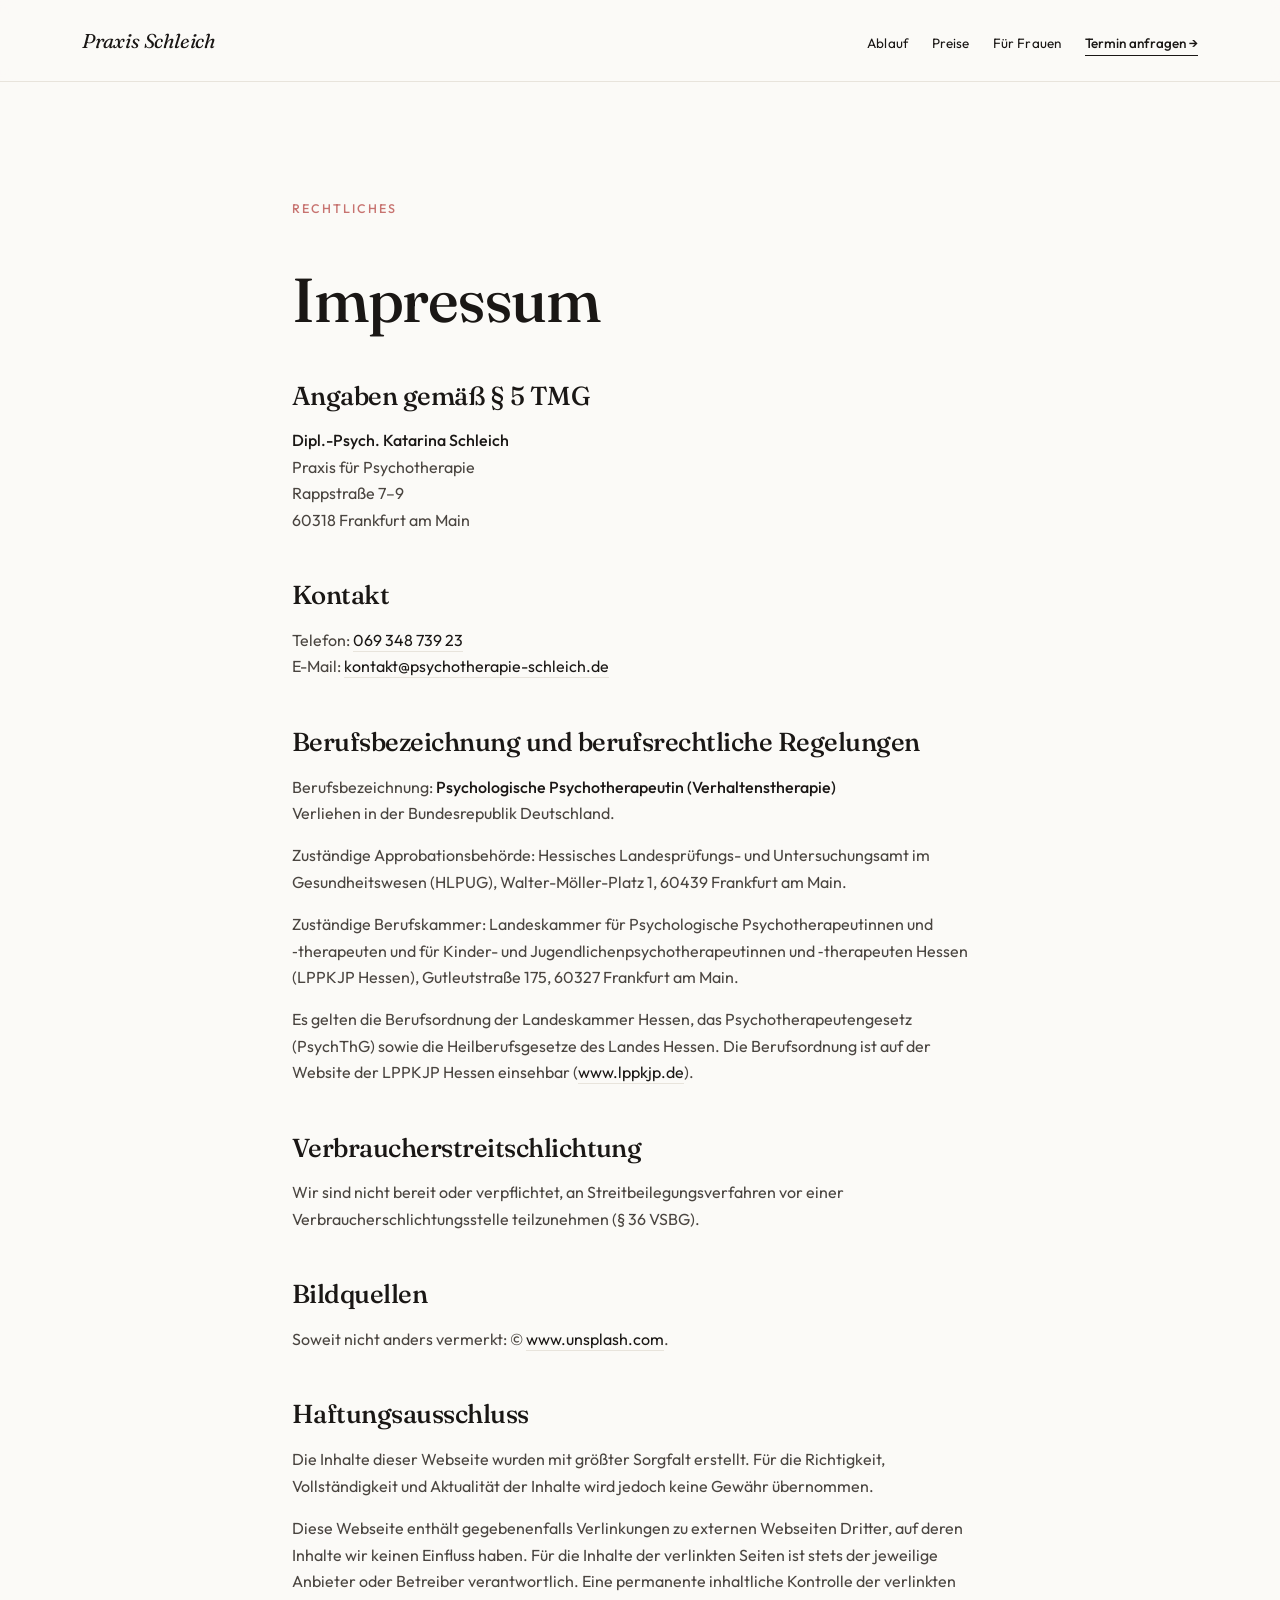
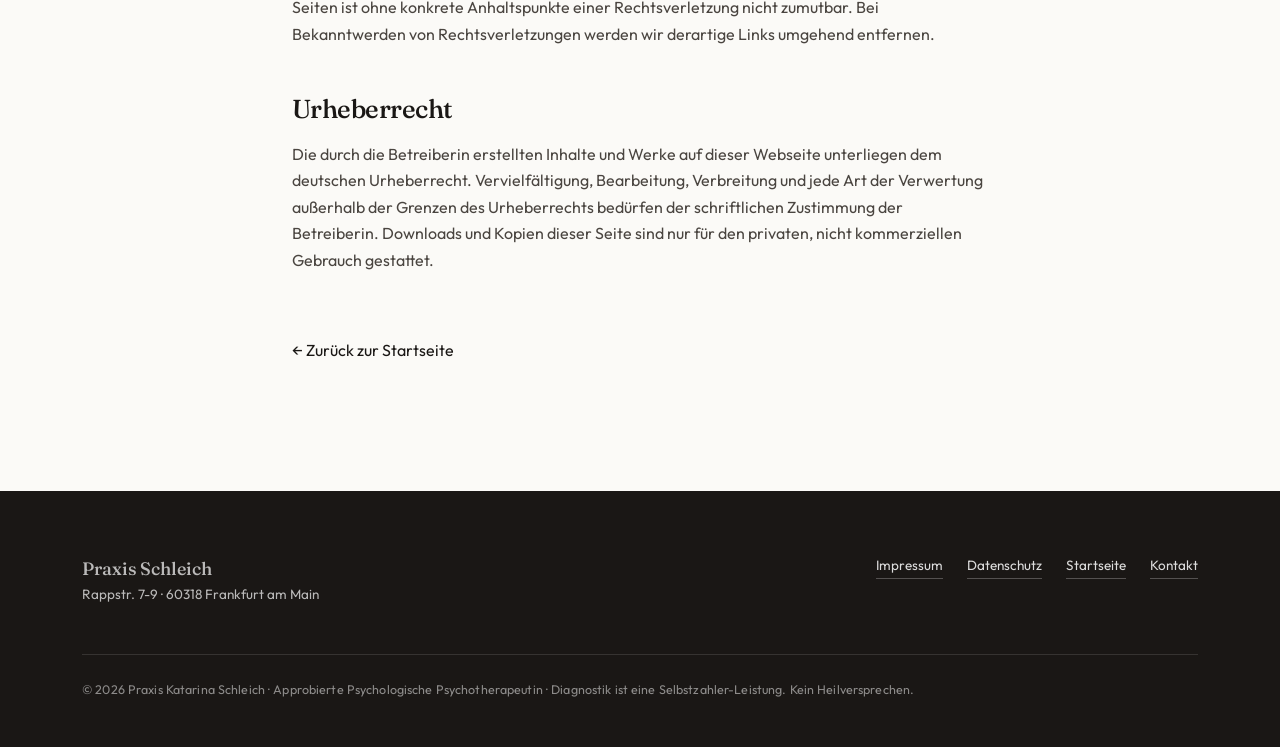
<file: impressum.html>
<!DOCTYPE html>
<html lang="de">
<head>
  <meta charset="UTF-8">
  <meta name="viewport" content="width=device-width, initial-scale=1.0">
  <title>Impressum — Praxis Schleich · ADHS-Diagnostik Frankfurt</title>
  <meta name="description" content="Impressum der Praxis Schleich, ADHS-Diagnostik Frankfurt-Nordend.">
  <meta name="robots" content="noindex, follow">
  <link rel="canonical" href="https://psychotherapie-schleich.de/adhs/impressum.html">

  <!-- Fonts -->
  <link rel="preconnect" href="https://fonts.googleapis.com">
  <link rel="preconnect" href="https://fonts.gstatic.com" crossorigin>
  <link href="https://fonts.googleapis.com/css2?family=Fraunces:opsz,wght@9..144,400;9..144,500&family=Outfit:wght@300;400;500;600&display=swap" rel="stylesheet">

  <link rel="stylesheet" href="styles.css">
</head>
<body>
  <header class="site-nav" role="banner">
    <div class="container">
      <nav class="nav" aria-label="Hauptnavigation">
        <a href="/" class="nav__brand">Praxis Schleich</a>
        <div class="nav__meta">
          <a href="/diagnostik-ablauf.html" class="nav__link">Ablauf</a>
          <a href="/#pricing-title" class="nav__link">Preise</a>
          <a href="/spaetdiagnose-frauen.html" class="nav__link">Für Frauen</a>
          <a href="/#termin" class="nav__cta">Termin anfragen →</a>
        </div>
      </nav>
    </div>
  </header>

  <main>
    <article class="section legal-page">
      <div class="container">
        <span class="pill">Rechtliches</span>
        <h1>Impressum</h1>

        <h2>Angaben gemäß § 5 TMG</h2>
        <address>
          <strong>Dipl.-Psych. Katarina Schleich</strong><br>
          Praxis für Psychotherapie<br>
          Rappstraße 7–9<br>
          60318 Frankfurt am Main
        </address>

        <h2>Kontakt</h2>
        <p>
          Telefon: <a href="tel:+496934873923">069 348 739 23</a><br>
          E-Mail: <a href="mailto:kontakt@psychotherapie-schleich.de">kontakt@psychotherapie-schleich.de</a>
        </p>

        <h2>Berufsbezeichnung und berufsrechtliche Regelungen</h2>
        <p>
          Berufsbezeichnung: <strong>Psychologische Psychotherapeutin (Verhaltenstherapie)</strong><br>
          Verliehen in der Bundesrepublik Deutschland.
        </p>
        <p>
          Zuständige Approbationsbehörde: Hessisches Landesprüfungs- und Untersuchungsamt im Gesundheitswesen (HLPUG), Walter-Möller-Platz 1, 60439 Frankfurt am Main.
        </p>
        <p>
          Zuständige Berufskammer: Landeskammer für Psychologische Psychotherapeutinnen und ‑therapeuten und für Kinder- und Jugendlichenpsychotherapeutinnen und ‑therapeuten Hessen (LPPKJP Hessen), Gutleutstraße 175, 60327 Frankfurt am Main.
        </p>
        <p>
          Es gelten die Berufsordnung der Landeskammer Hessen, das Psychotherapeutengesetz (PsychThG) sowie die Heilberufsgesetze des Landes Hessen. Die Berufsordnung ist auf der Website der LPPKJP Hessen einsehbar (<a href="https://www.lppkjp.de" rel="noopener" target="_blank">www.lppkjp.de</a>).
        </p>

        <h2>Verbraucherstreitschlichtung</h2>
        <p>
          Wir sind nicht bereit oder verpflichtet, an Streitbeilegungsverfahren vor einer Verbraucherschlichtungsstelle teilzunehmen (§ 36 VSBG).
        </p>

        <h2>Bildquellen</h2>
        <p>
          Soweit nicht anders vermerkt: © <a href="https://www.unsplash.com" rel="noopener" target="_blank">www.unsplash.com</a>.
        </p>

        <h2>Haftungsausschluss</h2>
        <p>
          Die Inhalte dieser Webseite wurden mit größter Sorgfalt erstellt. Für die Richtigkeit, Vollständigkeit und Aktualität der Inhalte wird jedoch keine Gewähr übernommen.
        </p>
        <p>
          Diese Webseite enthält gegebenenfalls Verlinkungen zu externen Webseiten Dritter, auf deren Inhalte wir keinen Einfluss haben. Für die Inhalte der verlinkten Seiten ist stets der jeweilige Anbieter oder Betreiber verantwortlich. Eine permanente inhaltliche Kontrolle der verlinkten Seiten ist ohne konkrete Anhaltspunkte einer Rechtsverletzung nicht zumutbar. Bei Bekanntwerden von Rechtsverletzungen werden wir derartige Links umgehend entfernen.
        </p>

        <h2>Urheberrecht</h2>
        <p>
          Die durch die Betreiberin erstellten Inhalte und Werke auf dieser Webseite unterliegen dem deutschen Urheberrecht. Vervielfältigung, Bearbeitung, Verbreitung und jede Art der Verwertung außerhalb der Grenzen des Urheberrechts bedürfen der schriftlichen Zustimmung der Betreiberin. Downloads und Kopien dieser Seite sind nur für den privaten, nicht kommerziellen Gebrauch gestattet.
        </p>

        <p class="legal-back"><a href="/">← Zurück zur Startseite</a></p>
      </div>
    </article>
  </main>

  <footer class="site-footer">
    <div class="container">
      <div class="site-footer__grid">
        <div>
          <strong>Praxis Schleich</strong><br>
          Rappstr. 7-9 · 60318 Frankfurt am Main
        </div>
        <nav class="site-footer__nav" aria-label="Footer">
          <a href="/impressum.html">Impressum</a>
          <a href="/datenschutz.html">Datenschutz</a>
          <a href="/">Startseite</a>
          <a href="mailto:kontakt@psychotherapie-schleich.de">Kontakt</a>
        </nav>
      </div>
      <p class="site-footer__legal">© 2026 Praxis Katarina Schleich · Approbierte Psychologische Psychotherapeutin · Diagnostik ist eine Selbstzahler-Leistung. Kein Heilversprechen.</p>
    </div>
  </footer>
</body>
</html>
</file>
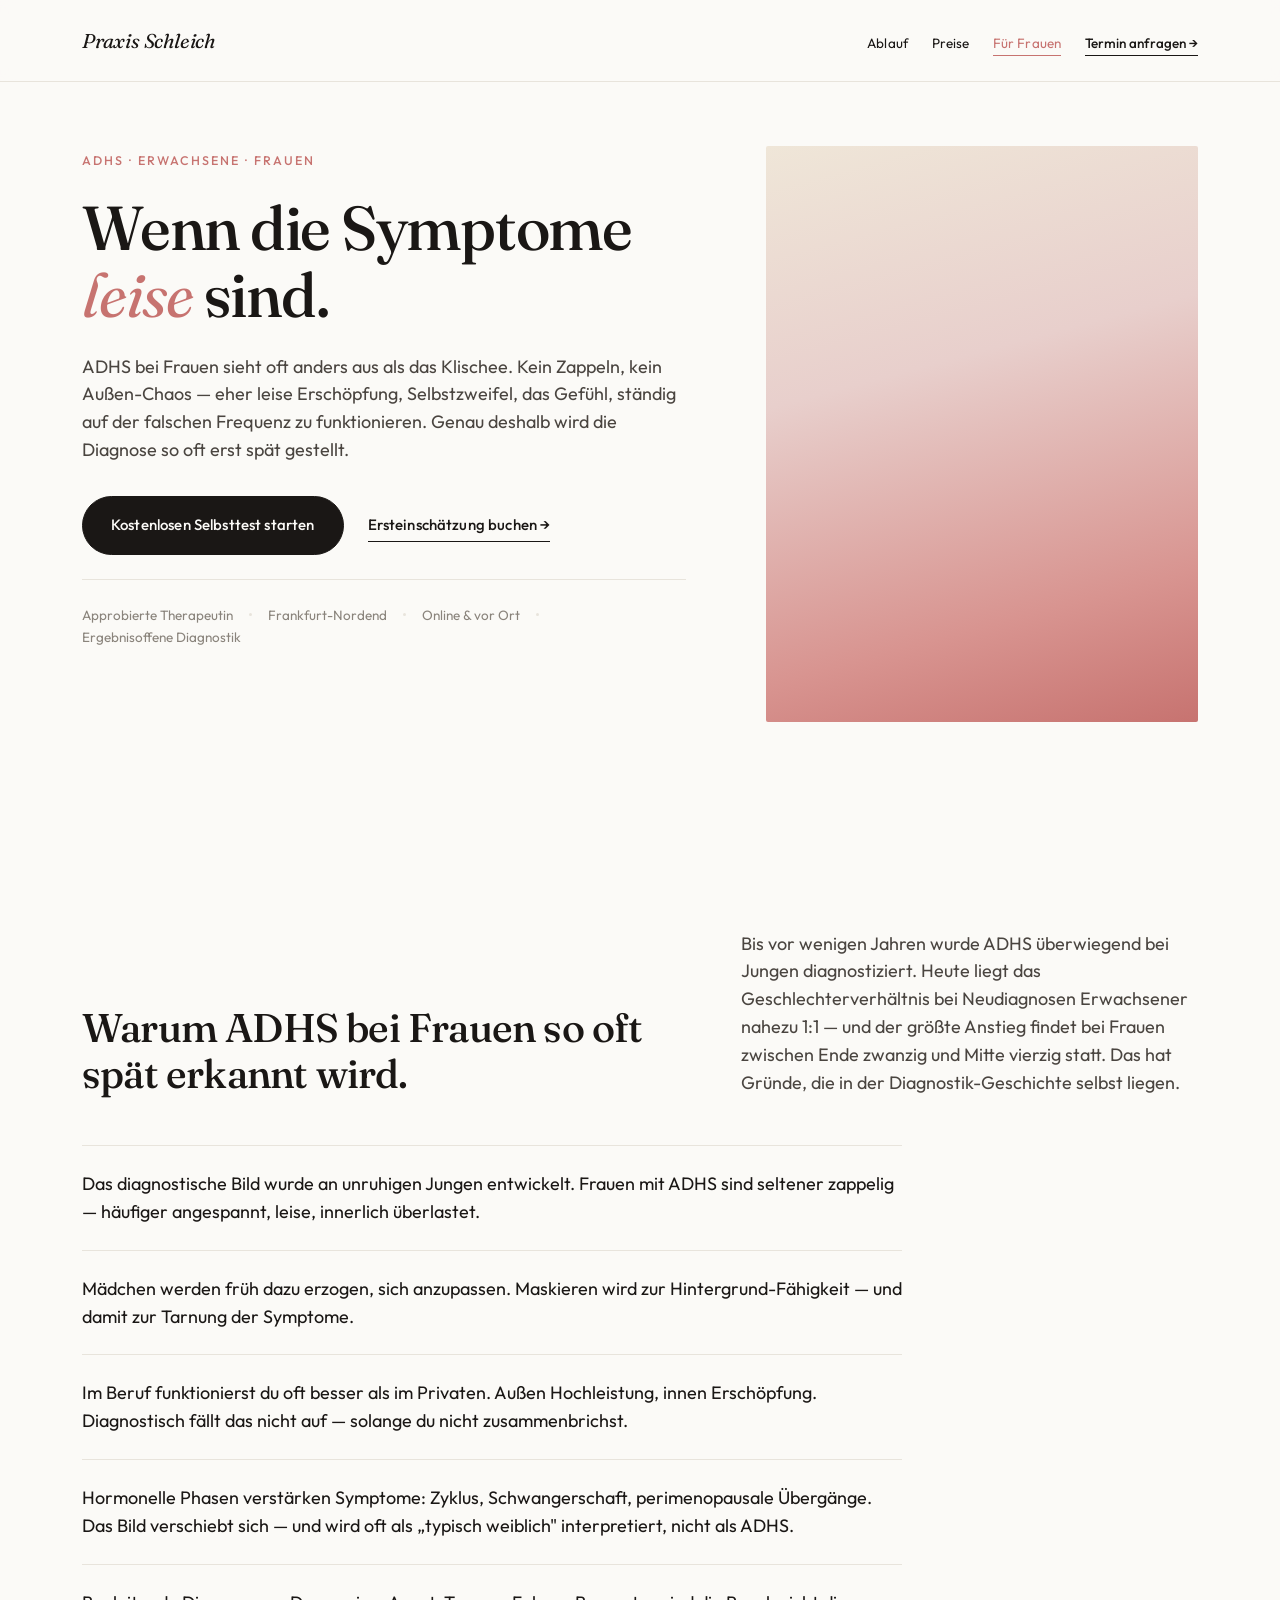
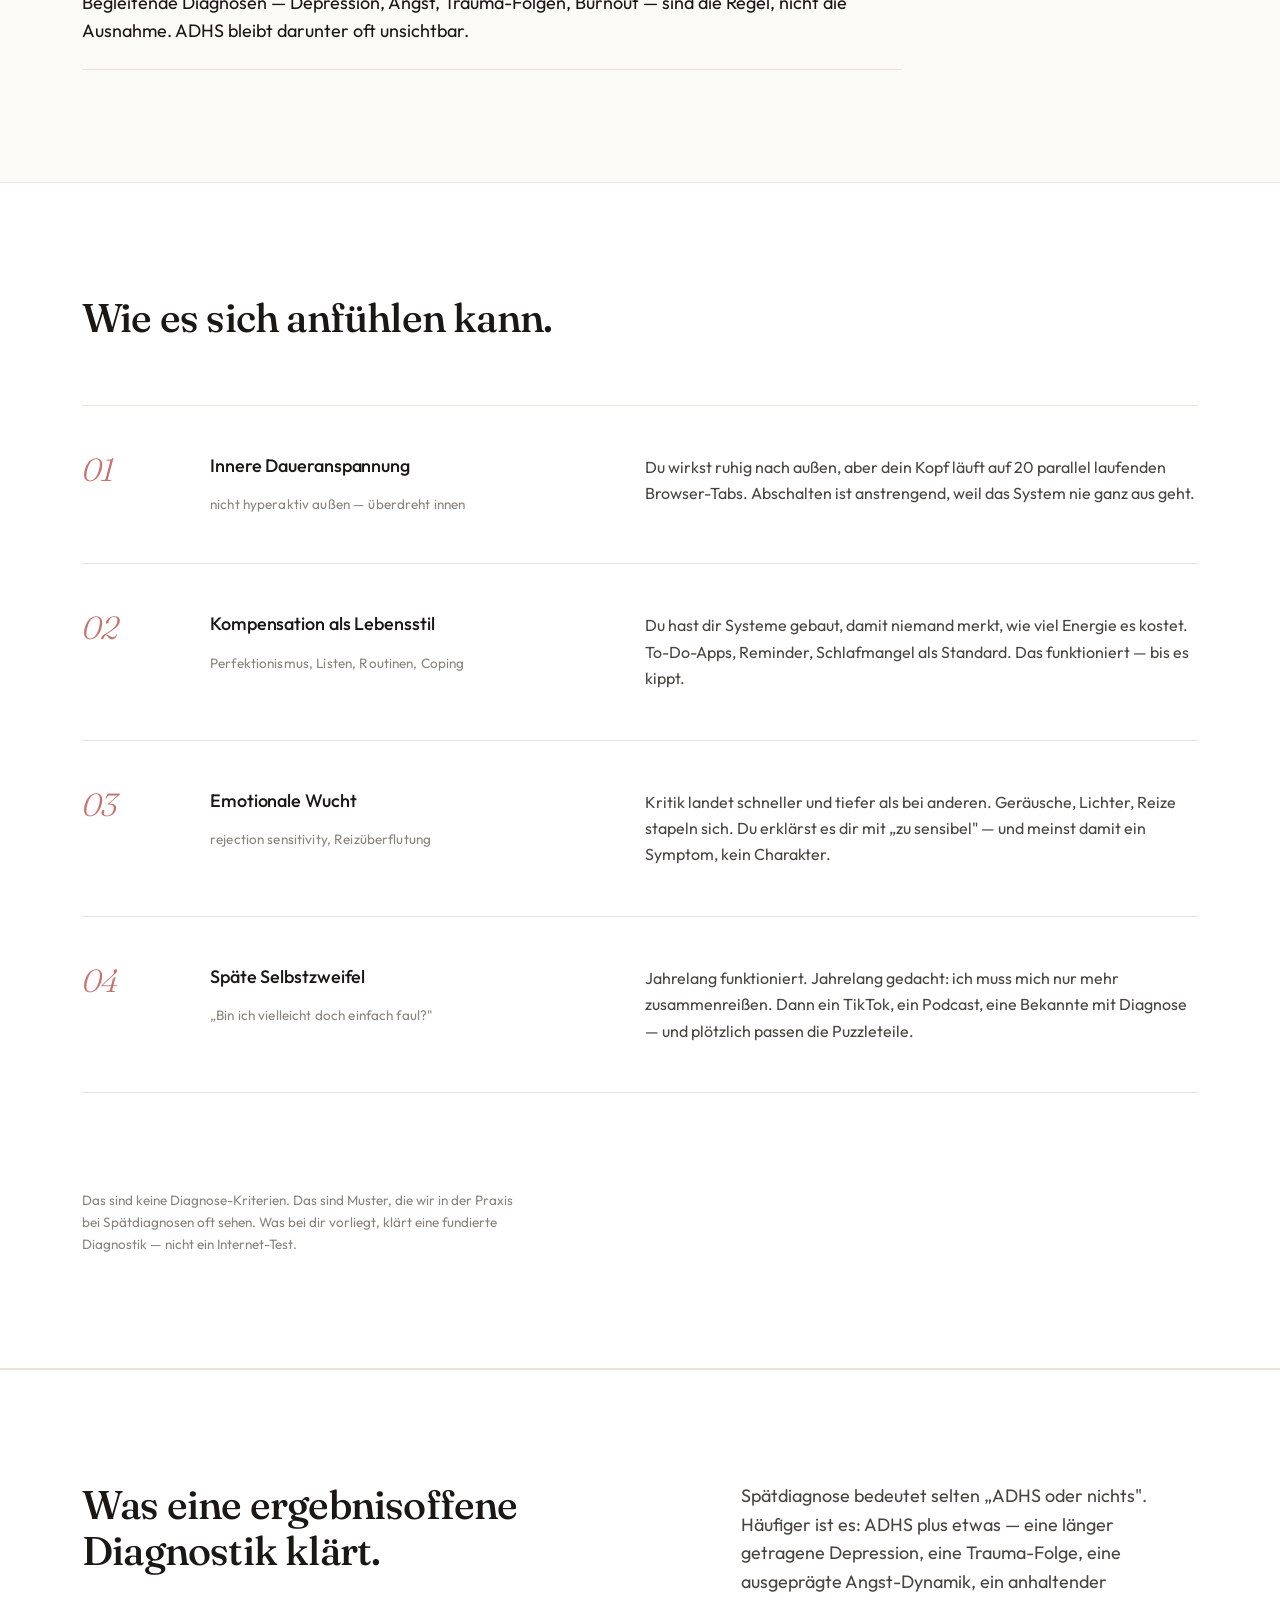
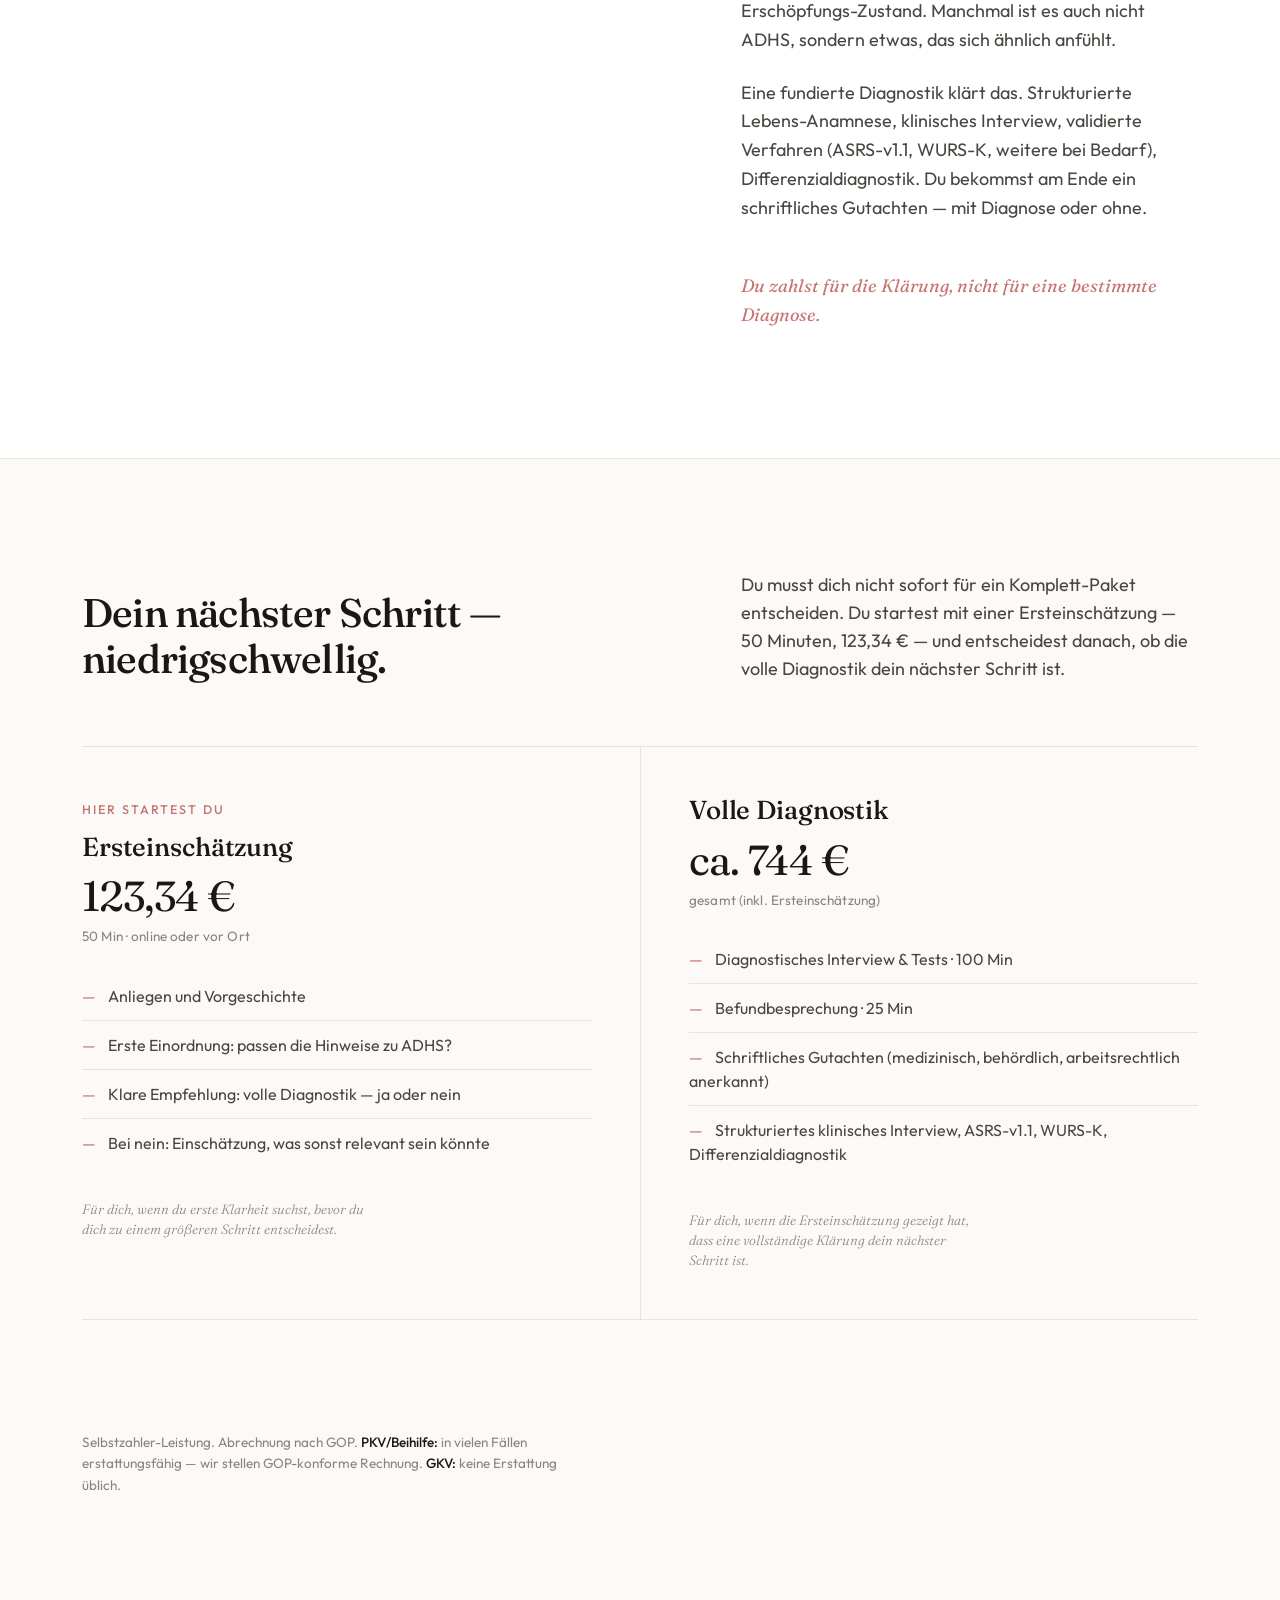
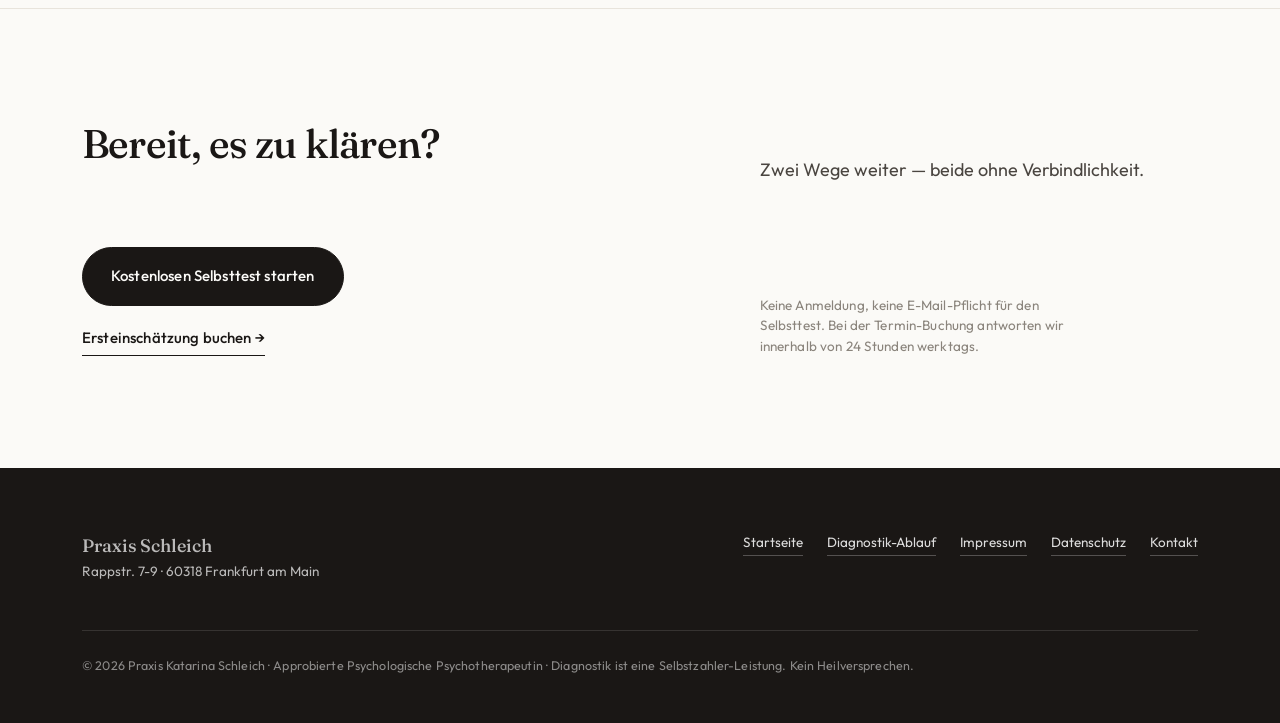
<file: spaetdiagnose-frauen.html>
<!DOCTYPE html>
<html lang="de">
<head>
  <meta charset="UTF-8">
  <meta name="viewport" content="width=device-width, initial-scale=1.0">
  <title>ADHS bei Frauen — Spätdiagnose verstehen | Praxis Schleich Frankfurt</title>
  <meta name="description" content="Warum ADHS bei Frauen oft erst spät erkannt wird — und was eine fundierte Diagnostik in Frankfurt für dich ändern kann. Praxis Schleich, Frankfurt-Nordend.">
  <link rel="canonical" href="https://psychotherapie-schleich.de/adhs/spaetdiagnose-frauen.html">

  <!-- OpenGraph -->
  <meta property="og:type" content="article">
  <meta property="og:title" content="ADHS bei Frauen — Spätdiagnose verstehen">
  <meta property="og:description" content="Warum ADHS bei Frauen oft erst spät erkannt wird — und wie eine ergebnisoffene Diagnostik in Frankfurt aussieht.">
  <meta property="og:url" content="https://psychotherapie-schleich.de/adhs/spaetdiagnose-frauen.html">

  <!-- Fonts -->
  <link rel="preconnect" href="https://fonts.googleapis.com">
  <link rel="preconnect" href="https://fonts.gstatic.com" crossorigin>
  <link href="https://fonts.googleapis.com/css2?family=Fraunces:opsz,wght@9..144,400;9..144,500&family=Outfit:wght@300;400;500;600&display=swap" rel="stylesheet">

  <link rel="stylesheet" href="styles.css">

  <!-- JSON-LD: Article -->
  <script type="application/ld+json">
  {
    "@context": "https://schema.org",
    "@type": "Article",
    "headline": "ADHS bei Frauen — Spätdiagnose verstehen",
    "author": {
      "@type": "Person",
      "name": "Katarina Schleich",
      "jobTitle": "Approbierte Psychologische Psychotherapeutin"
    },
    "publisher": {
      "@type": "MedicalClinic",
      "name": "Praxis Katarina Schleich",
      "address": {
        "@type": "PostalAddress",
        "streetAddress": "Rappstr. 7-9",
        "addressLocality": "Frankfurt am Main",
        "postalCode": "60318",
        "addressCountry": "DE"
      }
    },
    "datePublished": "2026-05-11",
    "mainEntityOfPage": "https://psychotherapie-schleich.de/adhs/spaetdiagnose-frauen.html",
    "about": "ADHS bei Erwachsenen, Spätdiagnose, Frauen"
  }
  </script>
</head>
<body>
  <header class="site-nav" role="banner">
    <div class="container">
      <nav class="nav" aria-label="Hauptnavigation">
        <a href="/" class="nav__brand">Praxis Schleich</a>
        <div class="nav__meta">
          <a href="/#anschluss" class="nav__link">Ablauf</a>
          <a href="/#pricing-title" class="nav__link">Preise</a>
          <a href="/spaetdiagnose-frauen.html" class="nav__link" aria-current="page">Für Frauen</a>
          <a href="/#termin" class="nav__cta">Termin anfragen →</a>
        </div>
      </nav>
    </div>
  </header>

  <main>
    <section class="section section-hero" aria-labelledby="page-title">
      <div class="container">
        <div class="section-hero__grid">
          <div>
            <span class="pill">ADHS · Erwachsene · Frauen</span>
            <h1 id="page-title" class="section-hero__title">Wenn die Symptome <span class="hl">leise</span> sind.</h1>
            <p class="section-hero__lead">ADHS bei Frauen sieht oft anders aus als das Klischee. Kein Zappeln, kein Außen-Chaos — eher leise Erschöpfung, Selbstzweifel, das Gefühl, ständig auf der falschen Frequenz zu funktionieren. Genau deshalb wird die Diagnose so oft erst spät gestellt.</p>
            <div class="section-hero__ctas">
              <a href="/#selbsttest" class="btn btn--primary">Kostenlosen Selbsttest starten</a>
              <a href="/#termin" class="btn btn--secondary">Ersteinschätzung buchen →</a>
            </div>
            <div class="section-hero__trust">
              <span>Approbierte Therapeutin</span>
              <span>Frankfurt-Nordend</span>
              <span>Online &amp; vor Ort</span>
              <span>Ergebnisoffene Diagnostik</span>
            </div>
          </div>
          <div class="section-hero__photo" aria-hidden="true"></div>
        </div>
      </div>
    </section>

    <section class="section" aria-labelledby="why-late-title">
      <div class="container">
        <h2 id="why-late-title" class="section-pain__title">Warum ADHS bei Frauen so oft spät erkannt wird.</h2>
        <p class="section-pain__lead">Bis vor wenigen Jahren wurde ADHS überwiegend bei Jungen diagnostiziert. Heute liegt das Geschlechterverhältnis bei Neudiagnosen Erwachsener nahezu 1:1 — und der größte Anstieg findet bei Frauen zwischen Ende zwanzig und Mitte vierzig statt. Das hat Gründe, die in der Diagnostik-Geschichte selbst liegen.</p>
        <ul class="section-pain__list">
          <li class="section-pain__item">Das diagnostische Bild wurde an unruhigen Jungen entwickelt. Frauen mit ADHS sind seltener zappelig — häufiger angespannt, leise, innerlich überlastet.</li>
          <li class="section-pain__item">Mädchen werden früh dazu erzogen, sich anzupassen. Maskieren wird zur Hintergrund-Fähigkeit — und damit zur Tarnung der Symptome.</li>
          <li class="section-pain__item">Im Beruf funktionierst du oft besser als im Privaten. Außen Hochleistung, innen Erschöpfung. Diagnostisch fällt das nicht auf — solange du nicht zusammenbrichst.</li>
          <li class="section-pain__item">Hormonelle Phasen verstärken Symptome: Zyklus, Schwangerschaft, perimenopausale Übergänge. Das Bild verschiebt sich — und wird oft als „typisch weiblich" interpretiert, nicht als ADHS.</li>
          <li class="section-pain__item">Begleitende Diagnosen — Depression, Angst, Trauma-Folgen, Burnout — sind die Regel, nicht die Ausnahme. ADHS bleibt darunter oft unsichtbar.</li>
        </ul>
      </div>
    </section>

    <section class="section section--soft" aria-labelledby="looks-like-title">
      <div class="container">
        <h2 id="looks-like-title" class="section-process__title">Wie es sich anfühlen kann.</h2>
        <div class="section-process__steps">
          <article class="section-process__step">
            <h3>Innere Daueranspannung</h3>
            <span class="duration">nicht hyperaktiv außen — überdreht innen</span>
            <p>Du wirkst ruhig nach außen, aber dein Kopf läuft auf 20 parallel laufenden Browser-Tabs. Abschalten ist anstrengend, weil das System nie ganz aus geht.</p>
          </article>
          <article class="section-process__step">
            <h3>Kompensation als Lebensstil</h3>
            <span class="duration">Perfektionismus, Listen, Routinen, Coping</span>
            <p>Du hast dir Systeme gebaut, damit niemand merkt, wie viel Energie es kostet. To-Do-Apps, Reminder, Schlafmangel als Standard. Das funktioniert — bis es kippt.</p>
          </article>
          <article class="section-process__step">
            <h3>Emotionale Wucht</h3>
            <span class="duration">rejection sensitivity, Reizüberflutung</span>
            <p>Kritik landet schneller und tiefer als bei anderen. Geräusche, Lichter, Reize stapeln sich. Du erklärst es dir mit „zu sensibel" — und meinst damit ein Symptom, kein Charakter.</p>
          </article>
          <article class="section-process__step">
            <h3>Späte Selbstzweifel</h3>
            <span class="duration">„Bin ich vielleicht doch einfach faul?"</span>
            <p>Jahrelang funktioniert. Jahrelang gedacht: ich muss mich nur mehr zusammenreißen. Dann ein TikTok, ein Podcast, eine Bekannte mit Diagnose — und plötzlich passen die Puzzleteile.</p>
          </article>
        </div>
        <p class="section-process__note">Das sind keine Diagnose-Kriterien. Das sind Muster, die wir in der Praxis bei Spätdiagnosen oft sehen. Was bei dir vorliegt, klärt eine fundierte Diagnostik — nicht ein Internet-Test.</p>
      </div>
    </section>

    <section id="anschluss" class="section section-anschluss" aria-labelledby="diff-title">
      <div class="container">
        <div class="section-anschluss__inner">
          <h2 id="diff-title" class="section-anschluss__title">Was eine ergebnisoffene Diagnostik klärt.</h2>
          <p class="section-anschluss__body">Spätdiagnose bedeutet selten „ADHS oder nichts". Häufiger ist es: ADHS plus etwas — eine länger getragene Depression, eine Trauma-Folge, eine ausgeprägte Angst-Dynamik, ein anhaltender Erschöpfungs-Zustand. Manchmal ist es auch nicht ADHS, sondern etwas, das sich ähnlich anfühlt.</p>
          <p class="section-anschluss__body">Eine fundierte Diagnostik klärt das. Strukturierte Lebens-Anamnese, klinisches Interview, validierte Verfahren (ASRS-v1.1, WURS-K, weitere bei Bedarf), Differenzialdiagnostik. Du bekommst am Ende ein schriftliches Gutachten — mit Diagnose oder ohne.</p>
          <p class="section-anschluss__close">Du zahlst für die Klärung, nicht für eine bestimmte Diagnose.</p>
        </div>
      </div>
    </section>

    <section class="section" aria-labelledby="next-title">
      <div class="container">
        <h2 id="next-title" class="section-pricing__title">Dein nächster Schritt — niedrigschwellig.</h2>
        <p class="section-pricing__lead">Du musst dich nicht sofort für ein Komplett-Paket entscheiden. Du startest mit einer Ersteinschätzung — 50 Minuten, 123,34 € — und entscheidest danach, ob die volle Diagnostik dein nächster Schritt ist.</p>
        <div class="section-pricing__cards">
          <article class="pricing-card pricing-card--featured">
            <span class="pricing-card__badge">Hier startest du</span>
            <h3 class="pricing-card__name">Ersteinschätzung</h3>
            <div class="pricing-card__price">123,34 €</div>
            <p class="pricing-card__meta">50 Min · online oder vor Ort</p>
            <ul class="pricing-card__list">
              <li>Anliegen und Vorgeschichte</li>
              <li>Erste Einordnung: passen die Hinweise zu ADHS?</li>
              <li>Klare Empfehlung: volle Diagnostik — ja oder nein</li>
              <li>Bei nein: Einschätzung, was sonst relevant sein könnte</li>
            </ul>
            <p class="pricing-card__target">Für dich, wenn du erste Klarheit suchst, bevor du dich zu einem größeren Schritt entscheidest.</p>
          </article>
          <article class="pricing-card">
            <h3 class="pricing-card__name">Volle Diagnostik</h3>
            <div class="pricing-card__price">ca. 744 €</div>
            <p class="pricing-card__meta">gesamt (inkl. Ersteinschätzung)</p>
            <ul class="pricing-card__list">
              <li>Diagnostisches Interview &amp; Tests · 100 Min</li>
              <li>Befundbesprechung · 25 Min</li>
              <li>Schriftliches Gutachten (medizinisch, behördlich, arbeitsrechtlich anerkannt)</li>
              <li>Strukturiertes klinisches Interview, ASRS-v1.1, WURS-K, Differenzialdiagnostik</li>
            </ul>
            <p class="pricing-card__target">Für dich, wenn die Ersteinschätzung gezeigt hat, dass eine vollständige Klärung dein nächster Schritt ist.</p>
          </article>
        </div>
        <p class="section-pricing__note">Selbstzahler-Leistung. Abrechnung nach GOP. <strong>PKV/Beihilfe:</strong> in vielen Fällen erstattungsfähig — wir stellen GOP-konforme Rechnung. <strong>GKV:</strong> keine Erstattung üblich.</p>
      </div>
    </section>

    <section id="termin" class="section section-cta" aria-labelledby="cta-title">
      <div class="container">
        <h2 id="cta-title">Bereit, es zu klären?</h2>
        <p class="section-cta__sub">Zwei Wege weiter — beide ohne Verbindlichkeit.</p>
        <div class="section-cta__buttons">
          <a href="/#selbsttest" class="btn btn--primary">Kostenlosen Selbsttest starten</a>
          <a href="mailto:termin@psychotherapie-schleich.de?subject=ADHS-Diagnostik%20Ersteinschätzung" class="btn btn--secondary">Ersteinschätzung buchen →</a>
        </div>
        <p class="section-cta__reassurance">Keine Anmeldung, keine E-Mail-Pflicht für den Selbsttest. Bei der Termin-Buchung antworten wir innerhalb von 24 Stunden werktags.</p>
      </div>
    </section>
  </main>

  <footer class="site-footer">
    <div class="container">
      <div class="site-footer__grid">
        <div>
          <strong>Praxis Schleich</strong><br>
          Rappstr. 7-9 · 60318 Frankfurt am Main
        </div>
        <nav class="site-footer__nav" aria-label="Footer">
          <a href="/">Startseite</a>
          <a href="/diagnostik-ablauf.html">Diagnostik-Ablauf</a>
          <a href="/impressum.html">Impressum</a>
          <a href="/datenschutz.html">Datenschutz</a>
          <a href="mailto:kontakt@psychotherapie-schleich.de">Kontakt</a>
        </nav>
      </div>
      <p class="site-footer__legal">© 2026 Praxis Katarina Schleich · Approbierte Psychologische Psychotherapeutin · Diagnostik ist eine Selbstzahler-Leistung. Kein Heilversprechen.</p>
    </div>
  </footer>
</body>
</html>
</file>
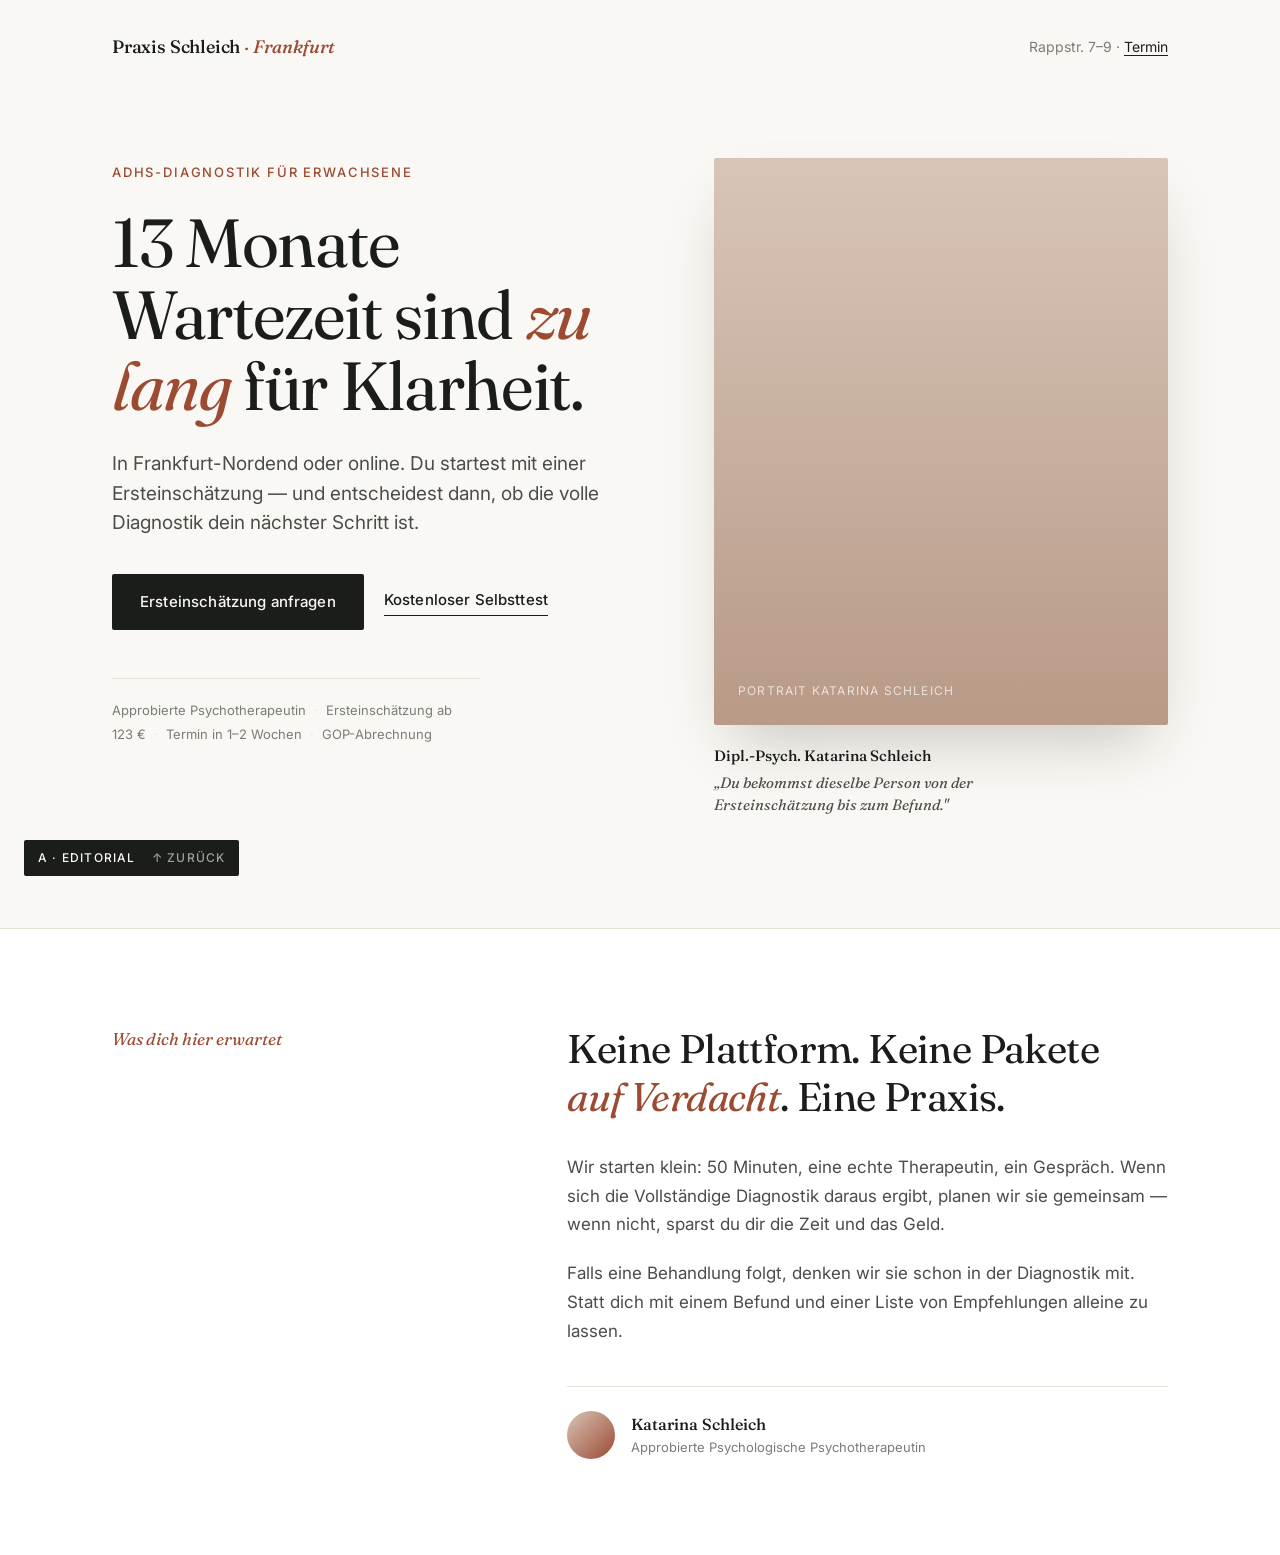
<file: mockups/a-editorial.html>
<!DOCTYPE html>
<html lang="de">
<head>
<meta charset="UTF-8">
<meta name="viewport" content="width=device-width, initial-scale=1.0">
<title>A · Editorial Praxis — ADHS-Diagnostik Frankfurt</title>
<link rel="preconnect" href="https://fonts.googleapis.com">
<link rel="preconnect" href="https://fonts.gstatic.com" crossorigin>
<link href="https://fonts.googleapis.com/css2?family=Fraunces:opsz,wght@9..144,400;9..144,500;9..144,600&family=Inter:wght@400;500;600&display=swap" rel="stylesheet">
<style>
  :root{
    --bg:#faf8f4;
    --paper:#ffffff;
    --ink:#1a1d1a;
    --ink-soft:#4a4d48;
    --ink-muted:#7a7d77;
    --accent:#9c4a32;
    --accent-soft:#f1e3dc;
    --rule:#e5e1d6;
  }
  *,*::before,*::after{box-sizing:border-box}
  html{-webkit-text-size-adjust:100%}
  body{
    margin:0;
    font-family:"Inter",system-ui,sans-serif;
    font-size:16px;
    line-height:1.65;
    color:var(--ink-soft);
    background:var(--bg);
    -webkit-font-smoothing:antialiased;
  }
  .wrap{max-width:1120px;margin:0 auto;padding:0 32px}
  .nav{padding:32px 0;display:flex;justify-content:space-between;align-items:center;font-size:14px}
  .nav__brand{font-family:"Fraunces",serif;font-size:18px;color:var(--ink);font-weight:500;letter-spacing:-0.01em}
  .nav__brand em{font-style:italic;color:var(--accent)}
  .nav__meta{color:var(--ink-muted)}
  .nav__meta a{color:var(--ink);text-decoration:none;border-bottom:1px solid var(--ink)}

  .hero{padding:64px 0 96px}
  .hero__grid{display:grid;grid-template-columns:1fr;gap:48px;align-items:start}
  @media(min-width:880px){.hero__grid{grid-template-columns:1.15fr 1fr;gap:80px}}

  .eyebrow{
    font-size:13px;text-transform:uppercase;letter-spacing:0.14em;
    color:var(--accent);font-weight:500;margin-bottom:24px;display:inline-block;
  }
  h1{
    font-family:"Fraunces",serif;
    font-weight:400;
    font-size:clamp(40px,5.5vw,68px);
    line-height:1.05;
    letter-spacing:-0.02em;
    color:var(--ink);
    margin:0 0 28px;
    max-width:14ch;
  }
  h1 em{font-style:italic;font-weight:400;color:var(--accent)}
  .lead{font-size:19px;line-height:1.55;max-width:46ch;margin:0 0 36px;color:var(--ink-soft)}
  .ctas{display:flex;gap:20px;align-items:center;flex-wrap:wrap;margin-bottom:48px}
  .btn{
    display:inline-block;padding:16px 28px;border-radius:2px;
    font-size:15px;font-weight:500;letter-spacing:0.01em;
    text-decoration:none;transition:all .2s ease;
  }
  .btn--primary{background:var(--ink);color:var(--bg)}
  .btn--primary:hover{background:var(--accent)}
  .btn--ghost{color:var(--ink);border-bottom:1px solid var(--ink);padding:0 0 2px;border-radius:0}
  .btn--ghost:hover{color:var(--accent);border-color:var(--accent)}

  .trust{
    font-size:13px;color:var(--ink-muted);line-height:1.8;
    border-top:1px solid var(--rule);padding-top:20px;max-width:46ch;
  }
  .trust span{display:inline}
  .trust span+span::before{content:" · ";color:var(--rule);margin:0 4px}

  .portrait{
    background:linear-gradient(180deg,#d8c5b8 0%,#b89a86 100%);
    aspect-ratio:4/5;border-radius:2px;
    position:relative;overflow:hidden;
    box-shadow:0 30px 60px -20px rgba(40,30,20,.25);
  }
  .portrait::after{
    content:"Portrait Katarina Schleich";
    position:absolute;bottom:24px;left:24px;
    font-size:12px;color:rgba(255,255,255,.7);letter-spacing:0.1em;text-transform:uppercase;
  }
  .portrait__caption{
    margin-top:20px;font-family:"Fraunces",serif;font-style:italic;
    font-size:15px;color:var(--ink-soft);line-height:1.5;max-width:38ch;
  }
  .portrait__caption strong{font-style:normal;font-weight:500;color:var(--ink);display:block;margin-bottom:4px}

  /* second section: editorial intro */
  .intro{padding:96px 0;border-top:1px solid var(--rule);background:var(--paper)}
  .intro__grid{display:grid;grid-template-columns:1fr;gap:48px}
  @media(min-width:880px){.intro__grid{grid-template-columns:1fr 1.6fr;gap:80px}}
  .intro__label{font-family:"Fraunces",serif;font-style:italic;font-size:17px;color:var(--accent);font-weight:400}
  .intro h2{
    font-family:"Fraunces",serif;font-weight:400;
    font-size:clamp(28px,3.2vw,40px);line-height:1.2;letter-spacing:-0.015em;
    color:var(--ink);margin:0 0 32px;max-width:22ch;
  }
  .intro h2 em{font-style:italic;color:var(--accent)}
  .intro p{font-size:17px;line-height:1.7;margin:0 0 20px;max-width:58ch}
  .intro p:last-child{margin-bottom:0}

  .signature{
    margin-top:40px;display:flex;align-items:center;gap:16px;
    padding-top:24px;border-top:1px solid var(--rule);
  }
  .signature__avatar{
    width:48px;height:48px;border-radius:50%;
    background:linear-gradient(135deg,#d8c5b8,#9c4a32);
  }
  .signature__name{font-family:"Fraunces",serif;font-size:16px;color:var(--ink);font-weight:500}
  .signature__role{font-size:13px;color:var(--ink-muted)}

  /* mockup variant label */
  .variant-tag{
    position:fixed;bottom:24px;left:24px;background:var(--ink);color:var(--bg);
    padding:8px 14px;border-radius:2px;font-size:12px;letter-spacing:0.1em;
    text-transform:uppercase;z-index:100;font-weight:500;
  }
  .variant-tag a{color:var(--bg);text-decoration:none;opacity:.6;margin-left:12px}
  .variant-tag a:hover{opacity:1}
</style>
</head>
<body>
  <div class="wrap">
    <nav class="nav">
      <div class="nav__brand">Praxis Schleich <em>· Frankfurt</em></div>
      <div class="nav__meta">Rappstr. 7–9 · <a href="#termin">Termin</a></div>
    </nav>

    <section class="hero">
      <div class="hero__grid">
        <div>
          <span class="eyebrow">ADHS-Diagnostik für Erwachsene</span>
          <h1>13&nbsp;Monate Wartezeit sind <em>zu lang</em> für Klarheit.</h1>
          <p class="lead">In Frankfurt-Nordend oder online. Du startest mit einer Ersteinschätzung — und entscheidest dann, ob die volle Diagnostik dein nächster Schritt ist.</p>
          <div class="ctas">
            <a href="#termin" class="btn btn--primary">Ersteinschätzung anfragen</a>
            <a href="#test" class="btn btn--ghost">Kostenloser Selbsttest</a>
          </div>
          <div class="trust">
            <span>Approbierte Psychotherapeutin</span>
            <span>Ersteinschätzung ab 123&nbsp;€</span>
            <span>Termin in 1–2 Wochen</span>
            <span>GOP-Abrechnung</span>
          </div>
        </div>
        <div>
          <div class="portrait"></div>
          <p class="portrait__caption">
            <strong>Dipl.-Psych. Katarina Schleich</strong>
            „Du bekommst dieselbe Person von der Ersteinschätzung bis zum Befund."
          </p>
        </div>
      </div>
    </section>
  </div>

  <section class="intro">
    <div class="wrap">
      <div class="intro__grid">
        <div class="intro__label">Was dich hier erwartet</div>
        <div>
          <h2>Keine Plattform. Keine Pakete <em>auf Verdacht</em>. Eine Praxis.</h2>
          <p>Wir starten klein: 50 Minuten, eine echte Therapeutin, ein Gespräch. Wenn sich die Vollständige Diagnostik daraus ergibt, planen wir sie gemeinsam — wenn nicht, sparst du dir die Zeit und das Geld.</p>
          <p>Falls eine Behandlung folgt, denken wir sie schon in der Diagnostik mit. Statt dich mit einem Befund und einer Liste von Empfehlungen alleine zu lassen.</p>
          <div class="signature">
            <div class="signature__avatar"></div>
            <div>
              <div class="signature__name">Katarina Schleich</div>
              <div class="signature__role">Approbierte Psychologische Psychotherapeutin</div>
            </div>
          </div>
        </div>
      </div>
    </div>
  </section>

  <div class="variant-tag">A · Editorial <a href="index.html">↑ zurück</a></div>
</body>
</html>
</file>
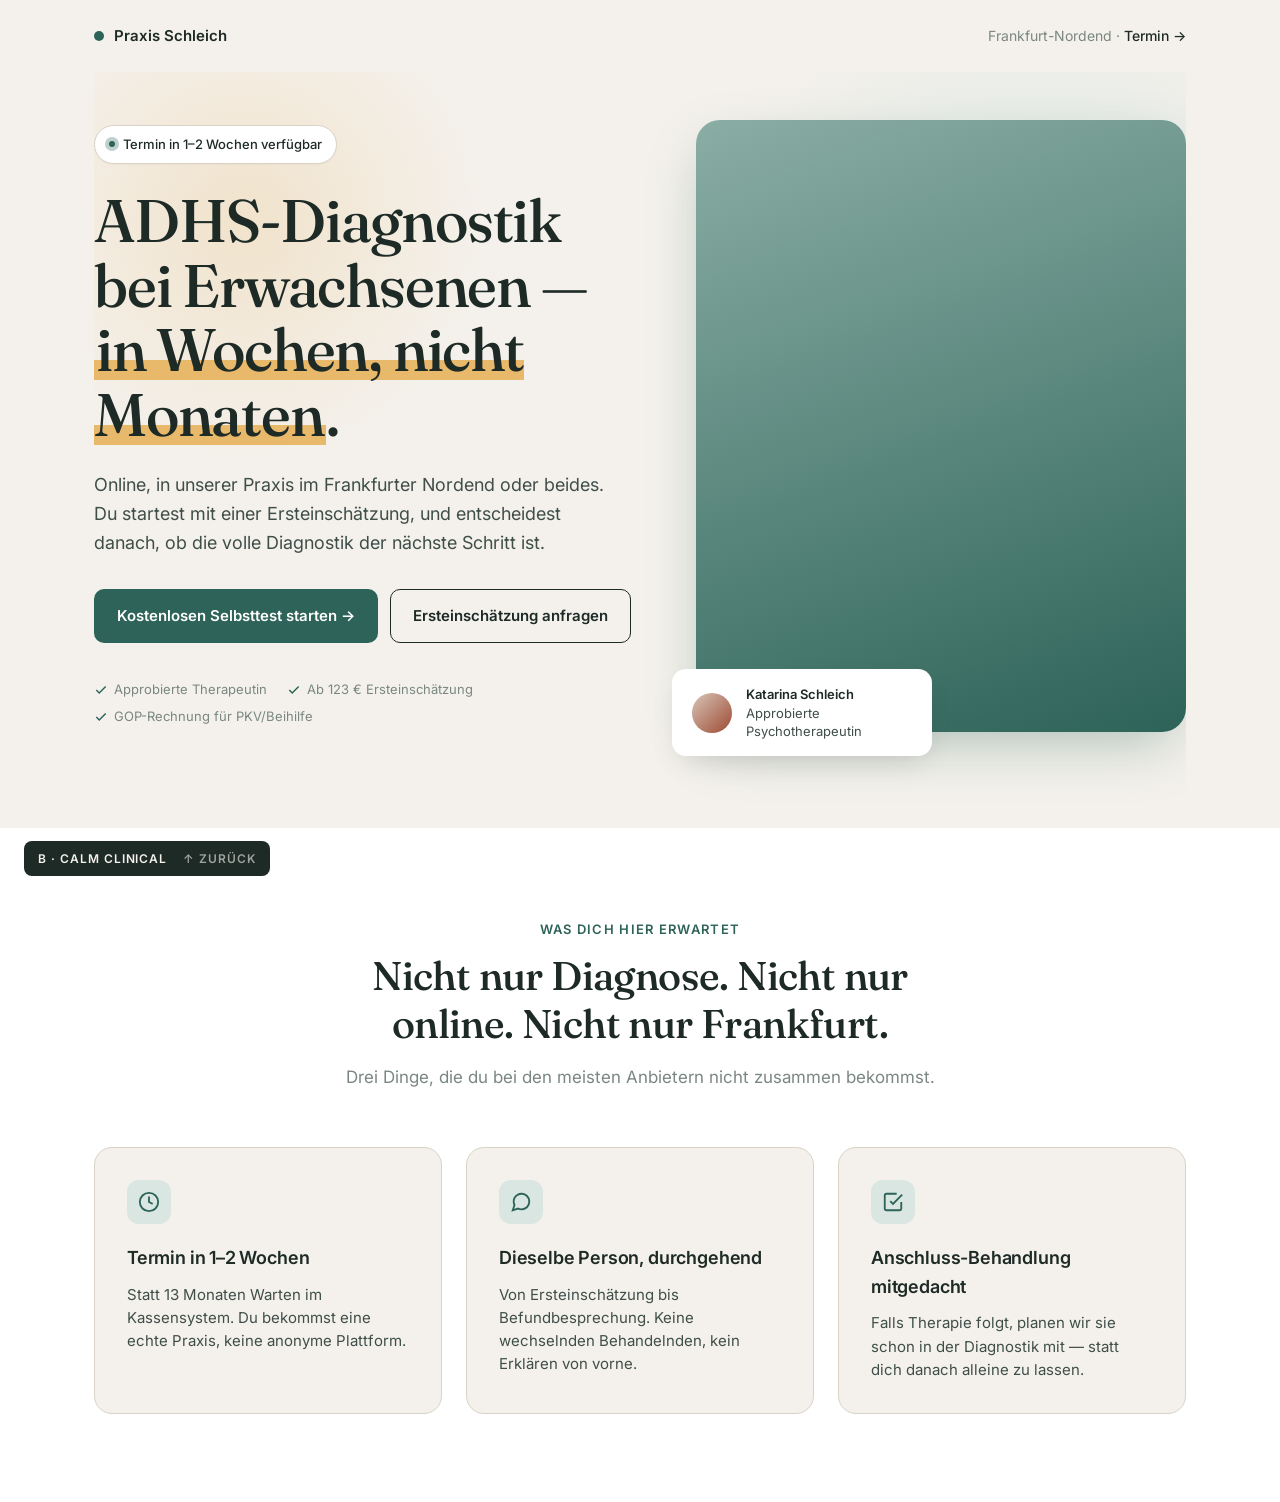
<file: mockups/b-calm-clinical.html>
<!DOCTYPE html>
<html lang="de">
<head>
<meta charset="UTF-8">
<meta name="viewport" content="width=device-width, initial-scale=1.0">
<title>B · Calm Clinical — ADHS-Diagnostik Frankfurt</title>
<link rel="preconnect" href="https://fonts.googleapis.com">
<link rel="preconnect" href="https://fonts.gstatic.com" crossorigin>
<link href="https://fonts.googleapis.com/css2?family=Fraunces:opsz,wght@9..144,500;9..144,600&family=Inter:wght@400;500;600;700&display=swap" rel="stylesheet">
<style>
  :root{
    --bg:#f4f1ec;
    --paper:#ffffff;
    --ink:#1d2a26;
    --ink-soft:#3f4e49;
    --ink-muted:#7a8783;
    --accent:#2d6358;
    --accent-soft:#d9e6e2;
    --accent-warm:#e9b96b;
    --rule:#d8d2c7;
  }
  *,*::before,*::after{box-sizing:border-box}
  body{
    margin:0;
    font-family:"Inter",system-ui,sans-serif;
    font-size:16px;line-height:1.6;color:var(--ink-soft);
    background:var(--bg);-webkit-font-smoothing:antialiased;
  }
  .wrap{max-width:1140px;margin:0 auto;padding:0 24px}

  .nav{
    padding:24px 0;display:flex;justify-content:space-between;align-items:center;
    font-size:14px;
  }
  .nav__brand{font-weight:600;color:var(--ink);font-size:15px;display:flex;align-items:center;gap:10px}
  .nav__dot{width:10px;height:10px;border-radius:50%;background:var(--accent)}
  .nav__meta{color:var(--ink-muted)}
  .nav__meta a{color:var(--ink);text-decoration:none;font-weight:500}

  .hero{padding:48px 0 96px;position:relative;overflow:hidden}
  .hero__blob{
    position:absolute;top:-100px;right:-200px;width:700px;height:700px;
    background:radial-gradient(circle,var(--accent-soft) 0%,transparent 70%);
    z-index:0;pointer-events:none;
  }
  .hero__blob--2{
    position:absolute;bottom:-200px;left:-100px;width:500px;height:500px;
    background:radial-gradient(circle,rgba(233,185,107,.25) 0%,transparent 70%);
    z-index:0;pointer-events:none;
  }
  .hero__grid{position:relative;z-index:1;display:grid;grid-template-columns:1fr;gap:40px;align-items:center}
  @media(min-width:880px){.hero__grid{grid-template-columns:1.1fr 1fr;gap:64px}}

  .badge{
    display:inline-flex;align-items:center;gap:8px;
    background:var(--paper);border:1px solid var(--rule);
    padding:8px 14px;border-radius:999px;font-size:13px;font-weight:500;color:var(--ink);
    margin-bottom:24px;
    box-shadow:0 1px 2px rgba(0,0,0,.03);
  }
  .badge__dot{width:6px;height:6px;border-radius:50%;background:var(--accent);position:relative}
  .badge__dot::after{
    content:"";position:absolute;inset:-4px;border-radius:50%;
    background:var(--accent);opacity:.3;animation:pulse 2s infinite;
  }
  @keyframes pulse{0%,100%{transform:scale(1);opacity:.3}50%{transform:scale(1.4);opacity:0}}

  h1{
    font-family:"Fraunces",serif;font-weight:500;
    font-size:clamp(38px,5vw,60px);line-height:1.08;letter-spacing:-0.02em;
    color:var(--ink);margin:0 0 24px;
  }
  h1 .underline{
    background-image:linear-gradient(transparent 65%,var(--accent-warm) 65%,var(--accent-warm) 92%,transparent 92%);
    padding:0 2px;
  }
  .lead{font-size:18px;line-height:1.6;max-width:48ch;margin:0 0 32px;color:var(--ink-soft)}

  .ctas{display:flex;gap:12px;flex-wrap:wrap;margin-bottom:36px}
  .btn{
    display:inline-flex;align-items:center;gap:8px;
    padding:14px 22px;border-radius:10px;font-size:15px;font-weight:600;
    text-decoration:none;transition:all .2s ease;border:1px solid transparent;
  }
  .btn--primary{background:var(--accent);color:#fff}
  .btn--primary:hover{background:var(--ink);transform:translateY(-1px)}
  .btn--secondary{background:transparent;color:var(--ink);border-color:var(--ink)}
  .btn--secondary:hover{background:var(--ink);color:var(--bg)}

  .trust{
    display:flex;flex-wrap:wrap;gap:6px 20px;
    font-size:13px;color:var(--ink-muted);
  }
  .trust span{display:inline-flex;align-items:center;gap:6px}
  .trust svg{flex-shrink:0;color:var(--accent)}

  .hero__visual{position:relative}
  .photo-card{
    background:linear-gradient(160deg,#8aada4 0%,#2d6358 100%);
    aspect-ratio:4/5;border-radius:24px;
    box-shadow:0 20px 60px -15px rgba(45,99,88,.4);
    position:relative;overflow:hidden;
  }
  .photo-card::after{
    content:"Praxis Nordend";
    position:absolute;bottom:24px;left:24px;color:rgba(255,255,255,.6);
    font-size:12px;letter-spacing:0.1em;text-transform:uppercase;
  }
  .floating-card{
    position:absolute;bottom:-24px;left:-24px;
    background:var(--paper);padding:16px 20px;border-radius:14px;
    box-shadow:0 12px 30px -10px rgba(0,0,0,.15);
    display:flex;align-items:center;gap:14px;
    max-width:260px;
  }
  .floating-card__avatar{
    width:40px;height:40px;border-radius:50%;
    background:linear-gradient(135deg,#d8c5b8,#9c4a32);flex-shrink:0;
  }
  .floating-card__text{font-size:13px;line-height:1.4;color:var(--ink-soft)}
  .floating-card__text strong{color:var(--ink);font-weight:600;display:block;font-size:13px}

  /* second section */
  .pillars{padding:88px 0;background:var(--paper)}
  .pillars__header{text-align:center;max-width:640px;margin:0 auto 56px}
  .pillars__eyebrow{
    font-size:13px;font-weight:600;color:var(--accent);text-transform:uppercase;letter-spacing:0.1em;
    margin-bottom:12px;display:inline-block;
  }
  .pillars h2{
    font-family:"Fraunces",serif;font-weight:500;
    font-size:clamp(28px,3.2vw,40px);line-height:1.2;color:var(--ink);
    margin:0 0 16px;letter-spacing:-0.015em;
  }
  .pillars__sub{font-size:17px;color:var(--ink-muted);margin:0}
  .pillars__grid{display:grid;grid-template-columns:1fr;gap:24px}
  @media(min-width:720px){.pillars__grid{grid-template-columns:repeat(3,1fr)}}
  .pillar{
    background:var(--bg);padding:32px;border-radius:18px;
    border:1px solid var(--rule);transition:transform .2s ease;
  }
  .pillar:hover{transform:translateY(-2px)}
  .pillar__icon{
    width:44px;height:44px;border-radius:12px;background:var(--accent-soft);
    display:grid;place-items:center;color:var(--accent);margin-bottom:20px;
  }
  .pillar h3{
    font-family:"Inter",sans-serif;font-size:18px;font-weight:600;color:var(--ink);
    margin:0 0 10px;letter-spacing:-0.01em;
  }
  .pillar p{font-size:15px;line-height:1.55;margin:0;color:var(--ink-soft)}

  .variant-tag{
    position:fixed;bottom:24px;left:24px;background:var(--ink);color:var(--bg);
    padding:8px 14px;border-radius:8px;font-size:12px;letter-spacing:0.08em;
    text-transform:uppercase;z-index:100;font-weight:600;
  }
  .variant-tag a{color:var(--bg);text-decoration:none;opacity:.6;margin-left:12px}
  .variant-tag a:hover{opacity:1}
</style>
</head>
<body>
  <div class="wrap">
    <nav class="nav">
      <div class="nav__brand"><span class="nav__dot"></span>Praxis Schleich</div>
      <div class="nav__meta">Frankfurt-Nordend · <a href="#termin">Termin →</a></div>
    </nav>

    <section class="hero">
      <div class="hero__blob"></div>
      <div class="hero__blob hero__blob--2"></div>
      <div class="hero__grid">
        <div>
          <div class="badge">
            <span class="badge__dot"></span>
            Termin in 1–2 Wochen verfügbar
          </div>
          <h1>ADHS-Diagnostik bei Erwachsenen — <span class="underline">in Wochen, nicht Monaten</span>.</h1>
          <p class="lead">Online, in unserer Praxis im Frankfurter Nordend oder beides. Du startest mit einer Ersteinschätzung, und entscheidest danach, ob die volle Diagnostik der nächste Schritt ist.</p>
          <div class="ctas">
            <a href="#test" class="btn btn--primary">Kostenlosen Selbsttest starten →</a>
            <a href="#termin" class="btn btn--secondary">Ersteinschätzung anfragen</a>
          </div>
          <div class="trust">
            <span><svg width="14" height="14" viewBox="0 0 24 24" fill="none" stroke="currentColor" stroke-width="2.5"><path d="M20 6L9 17l-5-5"/></svg>Approbierte Therapeutin</span>
            <span><svg width="14" height="14" viewBox="0 0 24 24" fill="none" stroke="currentColor" stroke-width="2.5"><path d="M20 6L9 17l-5-5"/></svg>Ab 123 € Ersteinschätzung</span>
            <span><svg width="14" height="14" viewBox="0 0 24 24" fill="none" stroke="currentColor" stroke-width="2.5"><path d="M20 6L9 17l-5-5"/></svg>GOP-Rechnung für PKV/Beihilfe</span>
          </div>
        </div>
        <div class="hero__visual">
          <div class="photo-card"></div>
          <div class="floating-card">
            <div class="floating-card__avatar"></div>
            <div class="floating-card__text">
              <strong>Katarina Schleich</strong>
              Approbierte Psychotherapeutin
            </div>
          </div>
        </div>
      </div>
    </section>
  </div>

  <section class="pillars">
    <div class="wrap">
      <div class="pillars__header">
        <span class="pillars__eyebrow">Was dich hier erwartet</span>
        <h2>Nicht nur Diagnose. Nicht nur online. Nicht nur Frankfurt.</h2>
        <p class="pillars__sub">Drei Dinge, die du bei den meisten Anbietern nicht zusammen bekommst.</p>
      </div>
      <div class="pillars__grid">
        <div class="pillar">
          <div class="pillar__icon">
            <svg width="22" height="22" viewBox="0 0 24 24" fill="none" stroke="currentColor" stroke-width="2"><circle cx="12" cy="12" r="10"/><polyline points="12 6 12 12 16 14"/></svg>
          </div>
          <h3>Termin in 1–2 Wochen</h3>
          <p>Statt 13 Monaten Warten im Kassensystem. Du bekommst eine echte Praxis, keine anonyme Plattform.</p>
        </div>
        <div class="pillar">
          <div class="pillar__icon">
            <svg width="22" height="22" viewBox="0 0 24 24" fill="none" stroke="currentColor" stroke-width="2"><path d="M21 11.5a8.38 8.38 0 0 1-.9 3.8 8.5 8.5 0 0 1-7.6 4.7 8.38 8.38 0 0 1-3.8-.9L3 21l1.9-5.7a8.38 8.38 0 0 1-.9-3.8 8.5 8.5 0 0 1 4.7-7.6 8.38 8.38 0 0 1 3.8-.9h.5a8.48 8.48 0 0 1 8 8v.5z"/></svg>
          </div>
          <h3>Dieselbe Person, durchgehend</h3>
          <p>Von Ersteinschätzung bis Befundbesprechung. Keine wechselnden Behandelnden, kein Erklären von vorne.</p>
        </div>
        <div class="pillar">
          <div class="pillar__icon">
            <svg width="22" height="22" viewBox="0 0 24 24" fill="none" stroke="currentColor" stroke-width="2"><path d="M9 11l3 3L22 4"/><path d="M21 12v7a2 2 0 0 1-2 2H5a2 2 0 0 1-2-2V5a2 2 0 0 1 2-2h11"/></svg>
          </div>
          <h3>Anschluss-Behandlung mitgedacht</h3>
          <p>Falls Therapie folgt, planen wir sie schon in der Diagnostik mit — statt dich danach alleine zu lassen.</p>
        </div>
      </div>
    </div>
  </section>

  <div class="variant-tag">B · Calm Clinical <a href="index.html">↑ zurück</a></div>
</body>
</html>
</file>
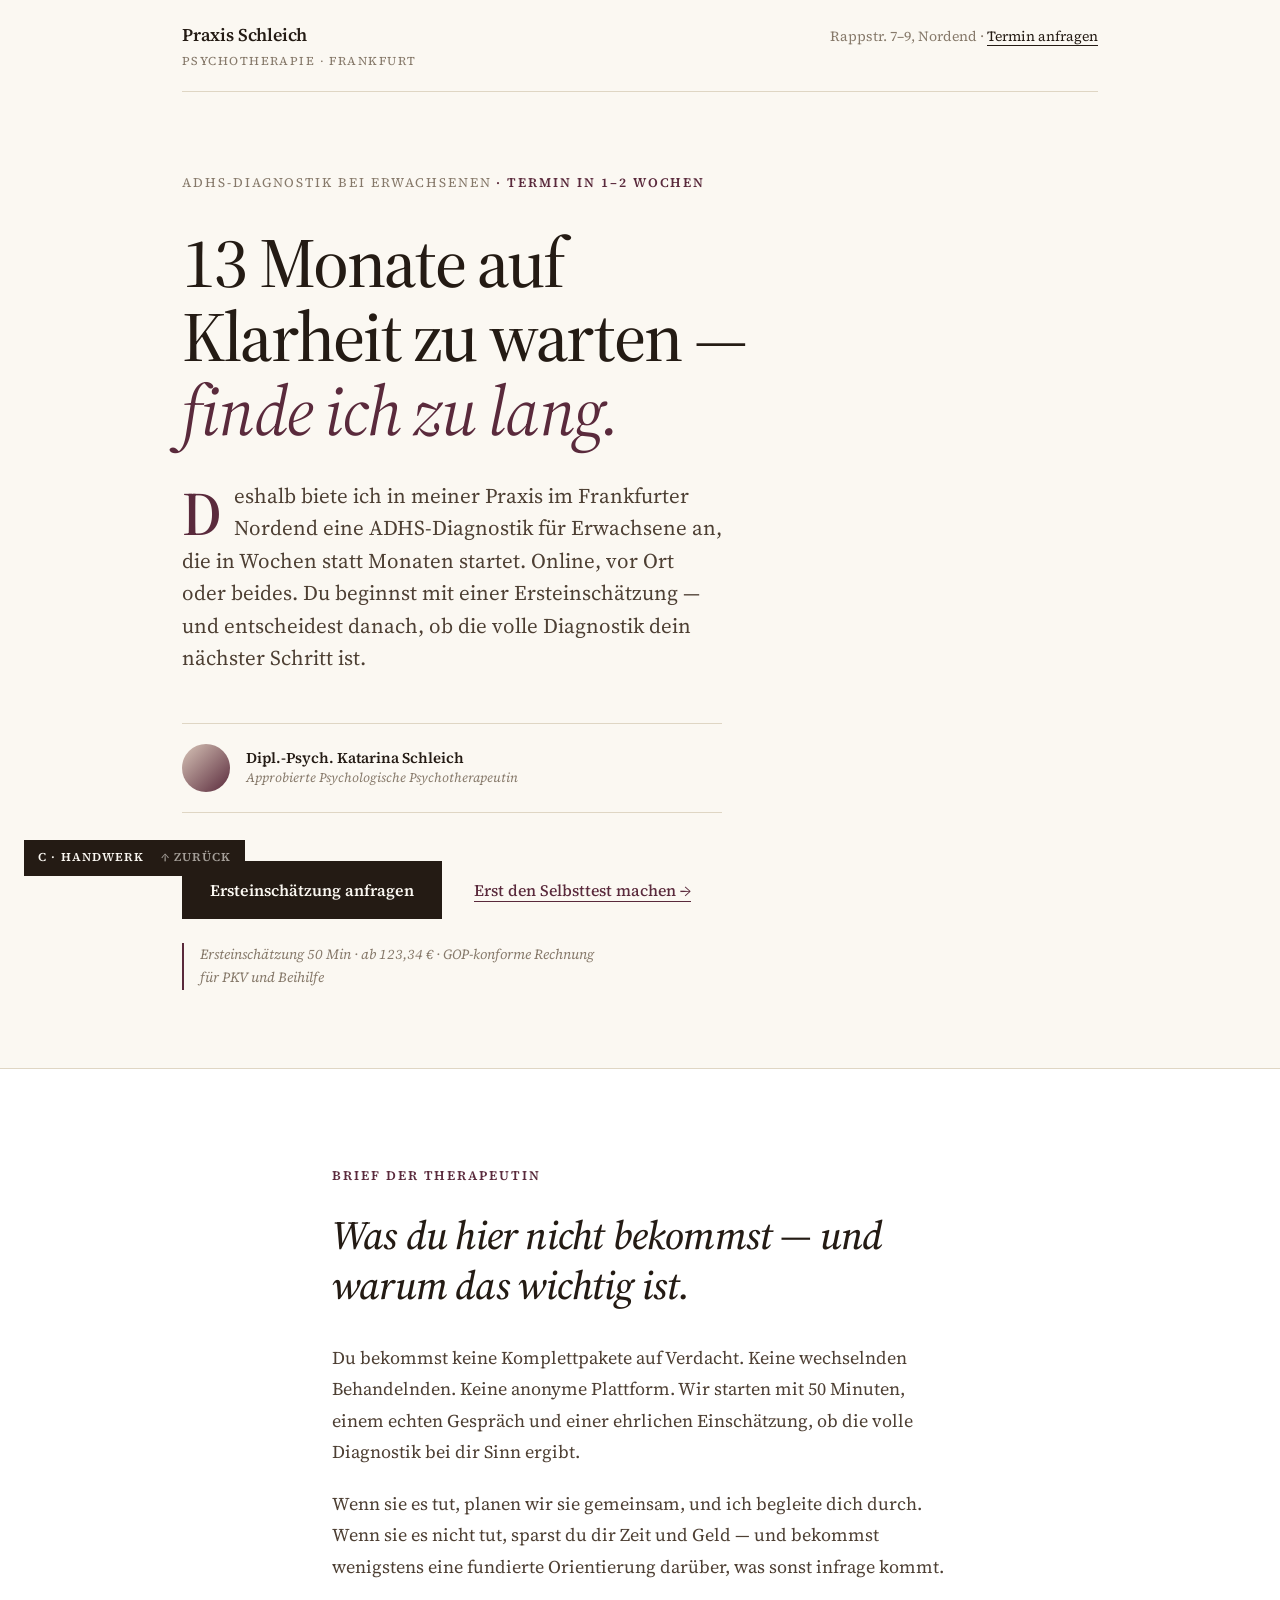
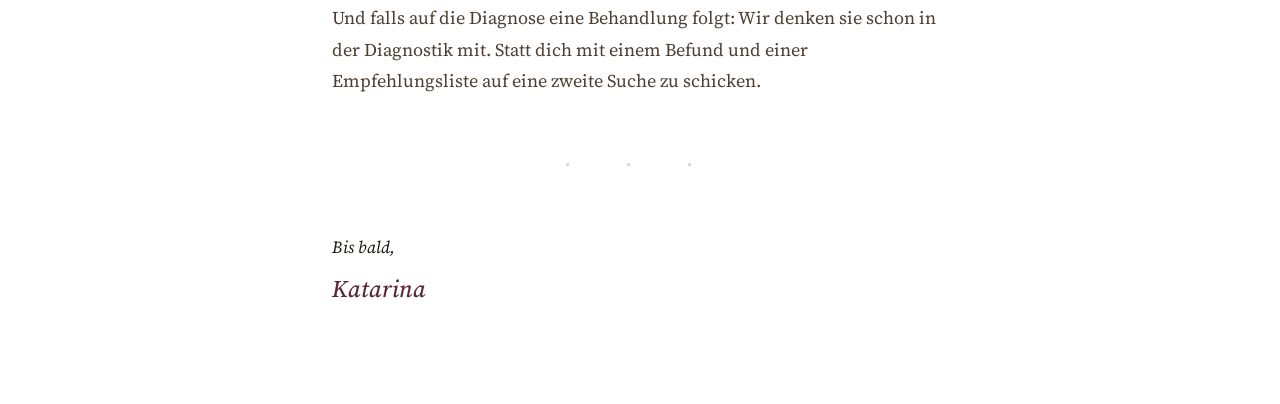
<file: mockups/c-handwerk.html>
<!DOCTYPE html>
<html lang="de">
<head>
<meta charset="UTF-8">
<meta name="viewport" content="width=device-width, initial-scale=1.0">
<title>C · Vertrauen durch Handwerk — ADHS-Diagnostik Frankfurt</title>
<link rel="preconnect" href="https://fonts.googleapis.com">
<link rel="preconnect" href="https://fonts.gstatic.com" crossorigin>
<link href="https://fonts.googleapis.com/css2?family=Source+Serif+4:opsz,wght@8..60,400;8..60,500;8..60,600;8..60,700&display=swap" rel="stylesheet">
<style>
  :root{
    --bg:#fbf8f2;
    --paper:#ffffff;
    --ink:#241b14;
    --ink-soft:#4d3f33;
    --ink-muted:#86796a;
    --accent:#5a2a3c;
    --accent-soft:#e8d8de;
    --rule:#dfd6c4;
  }
  *,*::before,*::after{box-sizing:border-box}
  body{
    margin:0;
    font-family:"Source Serif 4",Georgia,serif;
    font-size:18px;line-height:1.65;color:var(--ink-soft);
    background:var(--bg);-webkit-font-smoothing:antialiased;
  }
  .wrap{max-width:980px;margin:0 auto;padding:0 32px}

  .masthead{
    border-bottom:1px solid var(--rule);padding:20px 0;
    display:flex;justify-content:space-between;align-items:baseline;
    font-size:14px;color:var(--ink-muted);
  }
  .masthead__brand{
    font-size:18px;color:var(--ink);font-weight:600;letter-spacing:-0.01em;
  }
  .masthead__brand small{
    display:block;font-size:12px;font-weight:400;color:var(--ink-muted);
    text-transform:uppercase;letter-spacing:0.12em;margin-top:2px;
  }
  .masthead__meta a{color:var(--ink);text-decoration:underline;text-decoration-thickness:1px;text-underline-offset:4px}

  .hero{padding:80px 0 64px;text-align:left}
  .dateline{
    font-size:13px;text-transform:uppercase;letter-spacing:0.15em;
    color:var(--ink-muted);margin-bottom:32px;
  }
  .dateline strong{color:var(--accent);font-weight:600}
  h1{
    font-family:"Source Serif 4",Georgia,serif;
    font-weight:500;
    font-size:clamp(40px,5.5vw,72px);
    line-height:1.05;letter-spacing:-0.025em;color:var(--ink);
    margin:0 0 32px;max-width:18ch;
  }
  h1 em{font-style:italic;font-weight:400;color:var(--accent)}
  .standfirst{
    font-size:21px;line-height:1.55;color:var(--ink-soft);
    max-width:54ch;margin:0 0 48px;font-weight:400;
  }
  .standfirst::first-letter{
    font-size:62px;float:left;line-height:0.85;padding:8px 12px 0 0;
    font-weight:600;color:var(--accent);
  }

  .byline{
    display:flex;align-items:center;gap:16px;
    padding:20px 0;border-top:1px solid var(--rule);border-bottom:1px solid var(--rule);
    margin-bottom:48px;max-width:540px;
  }
  .byline__avatar{
    width:48px;height:48px;border-radius:50%;
    background:linear-gradient(135deg,#d8c5b8,#5a2a3c);flex-shrink:0;
  }
  .byline__name{font-size:15px;color:var(--ink);font-weight:600;line-height:1.3}
  .byline__role{font-size:13px;color:var(--ink-muted);font-style:italic}

  .actions{display:flex;gap:32px;align-items:baseline;flex-wrap:wrap;margin-bottom:24px}
  .btn{
    display:inline-block;padding:16px 28px;
    background:var(--ink);color:var(--bg);
    text-decoration:none;font-family:"Source Serif 4",serif;
    font-size:16px;font-weight:600;
    transition:background .2s ease;
  }
  .btn:hover{background:var(--accent)}
  .link{
    color:var(--accent);text-decoration:underline;text-decoration-thickness:1px;
    text-underline-offset:5px;font-size:16px;font-weight:500;
  }
  .link:hover{color:var(--ink)}

  .footnote{
    font-size:14px;color:var(--ink-muted);font-style:italic;
    border-left:2px solid var(--accent);padding-left:16px;max-width:54ch;
  }

  /* second section: letter from Katarina */
  .letter{padding:96px 0;background:var(--paper);border-top:1px solid var(--rule)}
  .letter__inner{max-width:680px;margin:0 auto;padding:0 32px}
  .letter__label{
    font-size:13px;text-transform:uppercase;letter-spacing:0.15em;
    color:var(--accent);font-weight:600;margin-bottom:24px;
  }
  .letter h2{
    font-family:"Source Serif 4",serif;font-weight:500;font-style:italic;
    font-size:clamp(28px,3.2vw,40px);line-height:1.25;color:var(--ink);
    margin:0 0 32px;letter-spacing:-0.02em;
  }
  .letter p{
    font-size:18px;line-height:1.75;margin:0 0 20px;color:var(--ink-soft);
  }
  .letter__sign{
    margin-top:40px;font-style:italic;
    font-size:17px;color:var(--ink);
  }
  .letter__sign-name{
    font-family:"Source Serif 4",serif;font-size:24px;font-style:italic;
    color:var(--accent);font-weight:500;display:block;margin-top:8px;
  }

  .ornament{
    text-align:center;color:var(--rule);
    font-size:24px;margin:48px 0;letter-spacing:1em;
  }

  .variant-tag{
    position:fixed;bottom:24px;left:24px;background:var(--ink);color:var(--bg);
    padding:8px 14px;font-size:12px;letter-spacing:0.1em;
    text-transform:uppercase;z-index:100;font-weight:600;
  }
  .variant-tag a{color:var(--bg);text-decoration:none;opacity:.6;margin-left:12px}
  .variant-tag a:hover{opacity:1}
</style>
</head>
<body>
  <div class="wrap">
    <header class="masthead">
      <div class="masthead__brand">
        Praxis Schleich
        <small>Psychotherapie · Frankfurt</small>
      </div>
      <div class="masthead__meta">
        Rappstr. 7–9, Nordend · <a href="#termin">Termin anfragen</a>
      </div>
    </header>

    <section class="hero">
      <div class="dateline">ADHS-Diagnostik bei Erwachsenen <strong>· Termin in 1–2 Wochen</strong></div>
      <h1>13&nbsp;Monate auf Klarheit zu warten — <em>finde ich zu lang.</em></h1>
      <p class="standfirst">Deshalb biete ich in meiner Praxis im Frankfurter Nordend eine ADHS-Diagnostik für Erwachsene an, die in Wochen statt Monaten startet. Online, vor Ort oder beides. Du beginnst mit einer Ersteinschätzung — und entscheidest danach, ob die volle Diagnostik dein nächster Schritt ist.</p>

      <div class="byline">
        <div class="byline__avatar"></div>
        <div>
          <div class="byline__name">Dipl.-Psych. Katarina Schleich</div>
          <div class="byline__role">Approbierte Psychologische Psychotherapeutin</div>
        </div>
      </div>

      <div class="actions">
        <a href="#termin" class="btn">Ersteinschätzung anfragen</a>
        <a href="#test" class="link">Erst den Selbsttest machen →</a>
      </div>
      <p class="footnote">Ersteinschätzung 50&nbsp;Min · ab 123,34&nbsp;€ · GOP-konforme Rechnung für PKV und Beihilfe</p>
    </section>
  </div>

  <section class="letter">
    <div class="letter__inner">
      <div class="letter__label">Brief der Therapeutin</div>
      <h2>Was du hier nicht bekommst — und warum das wichtig ist.</h2>
      <p>Du bekommst keine Komplettpakete auf Verdacht. Keine wechselnden Behandelnden. Keine anonyme Plattform. Wir starten mit 50&nbsp;Minuten, einem echten Gespräch und einer ehrlichen Einschätzung, ob die volle Diagnostik bei dir Sinn ergibt.</p>
      <p>Wenn sie es tut, planen wir sie gemeinsam, und ich begleite dich durch. Wenn sie es nicht tut, sparst du dir Zeit und Geld — und bekommst wenigstens eine fundierte Orientierung darüber, was sonst infrage kommt.</p>
      <p>Und falls auf die Diagnose eine Behandlung folgt: Wir denken sie schon in der Diagnostik mit. Statt dich mit einem Befund und einer Empfehlungsliste auf eine zweite Suche zu schicken.</p>
      <div class="ornament">· · ·</div>
      <div class="letter__sign">
        Bis bald,
        <span class="letter__sign-name">Katarina</span>
      </div>
    </div>
  </section>

  <div class="variant-tag">C · Handwerk <a href="index.html">↑ zurück</a></div>
</body>
</html>
</file>
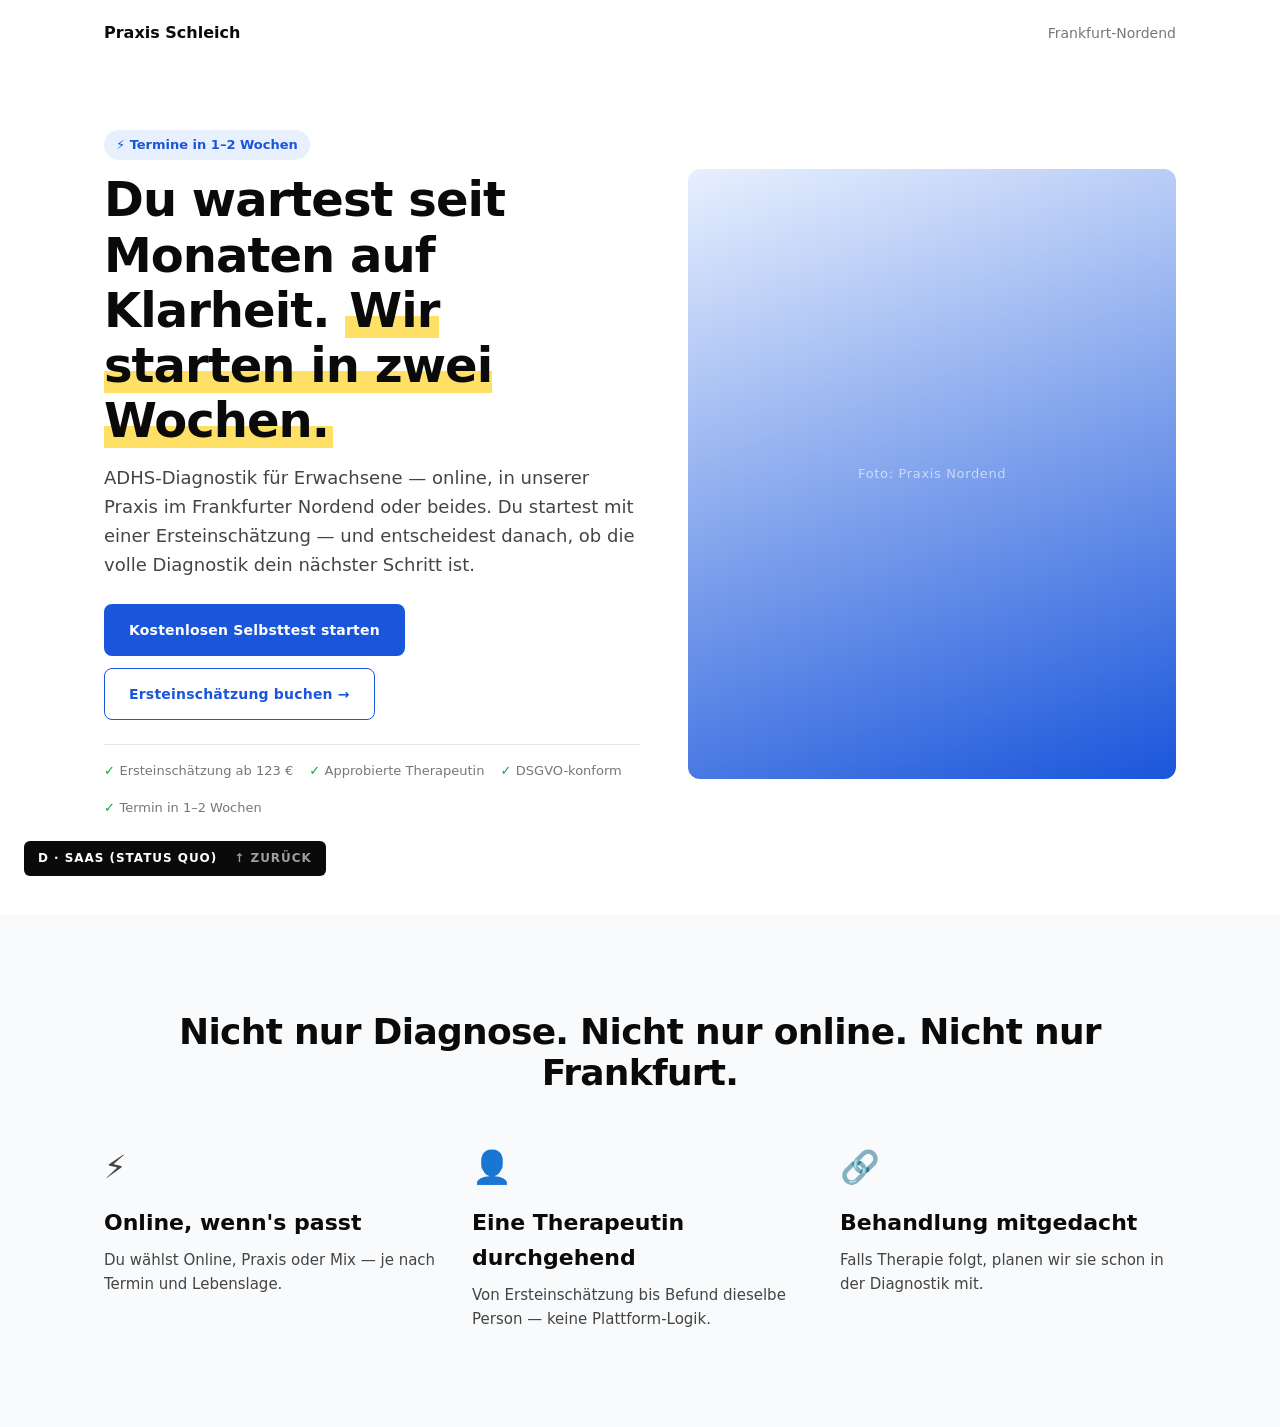
<file: mockups/d-saas-anker.html>
<!DOCTYPE html>
<html lang="de">
<head>
<meta charset="UTF-8">
<meta name="viewport" content="width=device-width, initial-scale=1.0">
<title>D · SaaS-Anker (aktuelle Seite) — ADHS-Diagnostik Frankfurt</title>
<style>
  :root{
    --bg:#ffffff;--bg-soft:#f8fafb;--text:#0a0a0a;--text-body:#444;
    --text-muted:#777;--accent:#1a56db;--accent-soft:#e8f0fe;
    --accent-highlight:#ffe066;--border:#e5e7eb;--success:#16a34a;
  }
  *,*::before,*::after{box-sizing:border-box}
  body{
    margin:0;font-family:system-ui,-apple-system,"Inter","Helvetica Neue",sans-serif;
    font-size:16px;line-height:1.6;color:var(--text-body);background:var(--bg);
    -webkit-font-smoothing:antialiased;
  }
  .wrap{max-width:1120px;margin:0 auto;padding:0 24px}

  .nav{padding:20px 0;display:flex;justify-content:space-between;align-items:center;font-size:14px}
  .nav__brand{font-weight:700;color:var(--text);font-size:16px}

  .hero{padding:64px 0 96px}
  .hero__grid{display:grid;grid-template-columns:1fr;gap:32px;align-items:center}
  @media(min-width:768px){.hero__grid{grid-template-columns:1.1fr 1fr;gap:48px}}

  .pill{
    display:inline-block;background:var(--accent-soft);color:var(--accent);
    padding:5px 12px;border-radius:999px;font-size:13px;font-weight:600;margin-bottom:12px;
  }
  h1{
    font-size:clamp(28px,5vw,48px);font-weight:700;line-height:1.15;
    letter-spacing:-0.02em;color:var(--text);margin:0 0 16px;
  }
  .hl{
    background:linear-gradient(180deg,transparent 60%,var(--accent-highlight) 60%);
    padding:0 4px;
  }
  .lead{font-size:18px;color:var(--text-body);margin:0 0 24px;max-width:540px}
  .ctas{display:flex;gap:12px;flex-wrap:wrap;margin-bottom:24px}
  .btn{
    display:inline-block;padding:14px 24px;border-radius:8px;font-size:14px;
    font-weight:600;letter-spacing:0.2px;text-decoration:none;border:1px solid transparent;
    transition:opacity .15s ease;
  }
  .btn:hover{opacity:.92}
  .btn--primary{background:var(--accent);color:#fff}
  .btn--secondary{background:transparent;color:var(--accent);border-color:var(--accent)}
  .trust{
    display:flex;flex-wrap:wrap;gap:16px;padding-top:16px;
    border-top:1px solid var(--border);font-size:13px;color:var(--text-muted);
  }
  .trust span::before{content:"✓ ";color:var(--success);font-weight:700}

  .photo{
    background:linear-gradient(160deg,#e8f0fe,#1a56db);
    aspect-ratio:4/5;border-radius:12px;display:grid;place-items:center;
    color:rgba(255,255,255,.6);font-size:13px;letter-spacing:0.05em;
  }

  .section--soft{background:var(--bg-soft);padding:96px 0}
  .section--soft h2{
    font-size:clamp(24px,3.2vw,36px);font-weight:700;line-height:1.15;
    letter-spacing:-0.02em;color:var(--text);margin:0 0 48px;text-align:center;
  }
  .cols{display:grid;grid-template-columns:1fr;gap:32px}
  @media(min-width:768px){.cols{grid-template-columns:repeat(3,1fr)}}
  .col__icon{font-size:32px;margin-bottom:12px;display:inline-block}
  .col h3{font-size:22px;font-weight:700;margin:0 0 8px;color:var(--text)}
  .col p{font-size:15px;margin:0;color:var(--text-body)}

  .variant-tag{
    position:fixed;bottom:24px;left:24px;background:var(--text);color:#fff;
    padding:8px 14px;border-radius:6px;font-size:12px;letter-spacing:0.08em;
    text-transform:uppercase;z-index:100;font-weight:600;
  }
  .variant-tag a{color:#fff;text-decoration:none;opacity:.6;margin-left:12px}
  .variant-tag a:hover{opacity:1}
</style>
</head>
<body>
  <div class="wrap">
    <nav class="nav">
      <div class="nav__brand">Praxis Schleich</div>
      <div style="font-size:14px;color:var(--text-muted)">Frankfurt-Nordend</div>
    </nav>

    <section class="hero">
      <div class="hero__grid">
        <div>
          <span class="pill">⚡ Termine in 1–2 Wochen</span>
          <h1>Du wartest seit Monaten auf Klarheit. <span class="hl">Wir starten in zwei Wochen.</span></h1>
          <p class="lead">ADHS-Diagnostik für Erwachsene — online, in unserer Praxis im Frankfurter Nordend oder beides. Du startest mit einer Ersteinschätzung — und entscheidest danach, ob die volle Diagnostik dein nächster Schritt ist.</p>
          <div class="ctas">
            <a href="#test" class="btn btn--primary">Kostenlosen Selbsttest starten</a>
            <a href="#termin" class="btn btn--secondary">Ersteinschätzung buchen →</a>
          </div>
          <div class="trust">
            <span>Ersteinschätzung ab 123 €</span>
            <span>Approbierte Therapeutin</span>
            <span>DSGVO-konform</span>
            <span>Termin in 1–2 Wochen</span>
          </div>
        </div>
        <div class="photo">Foto: Praxis Nordend</div>
      </div>
    </section>
  </div>

  <section class="section--soft">
    <div class="wrap">
      <h2>Nicht nur Diagnose. Nicht nur online. Nicht nur Frankfurt.</h2>
      <div class="cols">
        <div class="col">
          <span class="col__icon">⚡</span>
          <h3>Online, wenn's passt</h3>
          <p>Du wählst Online, Praxis oder Mix — je nach Termin und Lebenslage.</p>
        </div>
        <div class="col">
          <span class="col__icon">👤</span>
          <h3>Eine Therapeutin durchgehend</h3>
          <p>Von Ersteinschätzung bis Befund dieselbe Person — keine Plattform-Logik.</p>
        </div>
        <div class="col">
          <span class="col__icon">🔗</span>
          <h3>Behandlung mitgedacht</h3>
          <p>Falls Therapie folgt, planen wir sie schon in der Diagnostik mit.</p>
        </div>
      </div>
    </div>
  </section>

  <div class="variant-tag">D · SaaS (Status quo) <a href="index.html">↑ zurück</a></div>
</body>
</html>
</file>
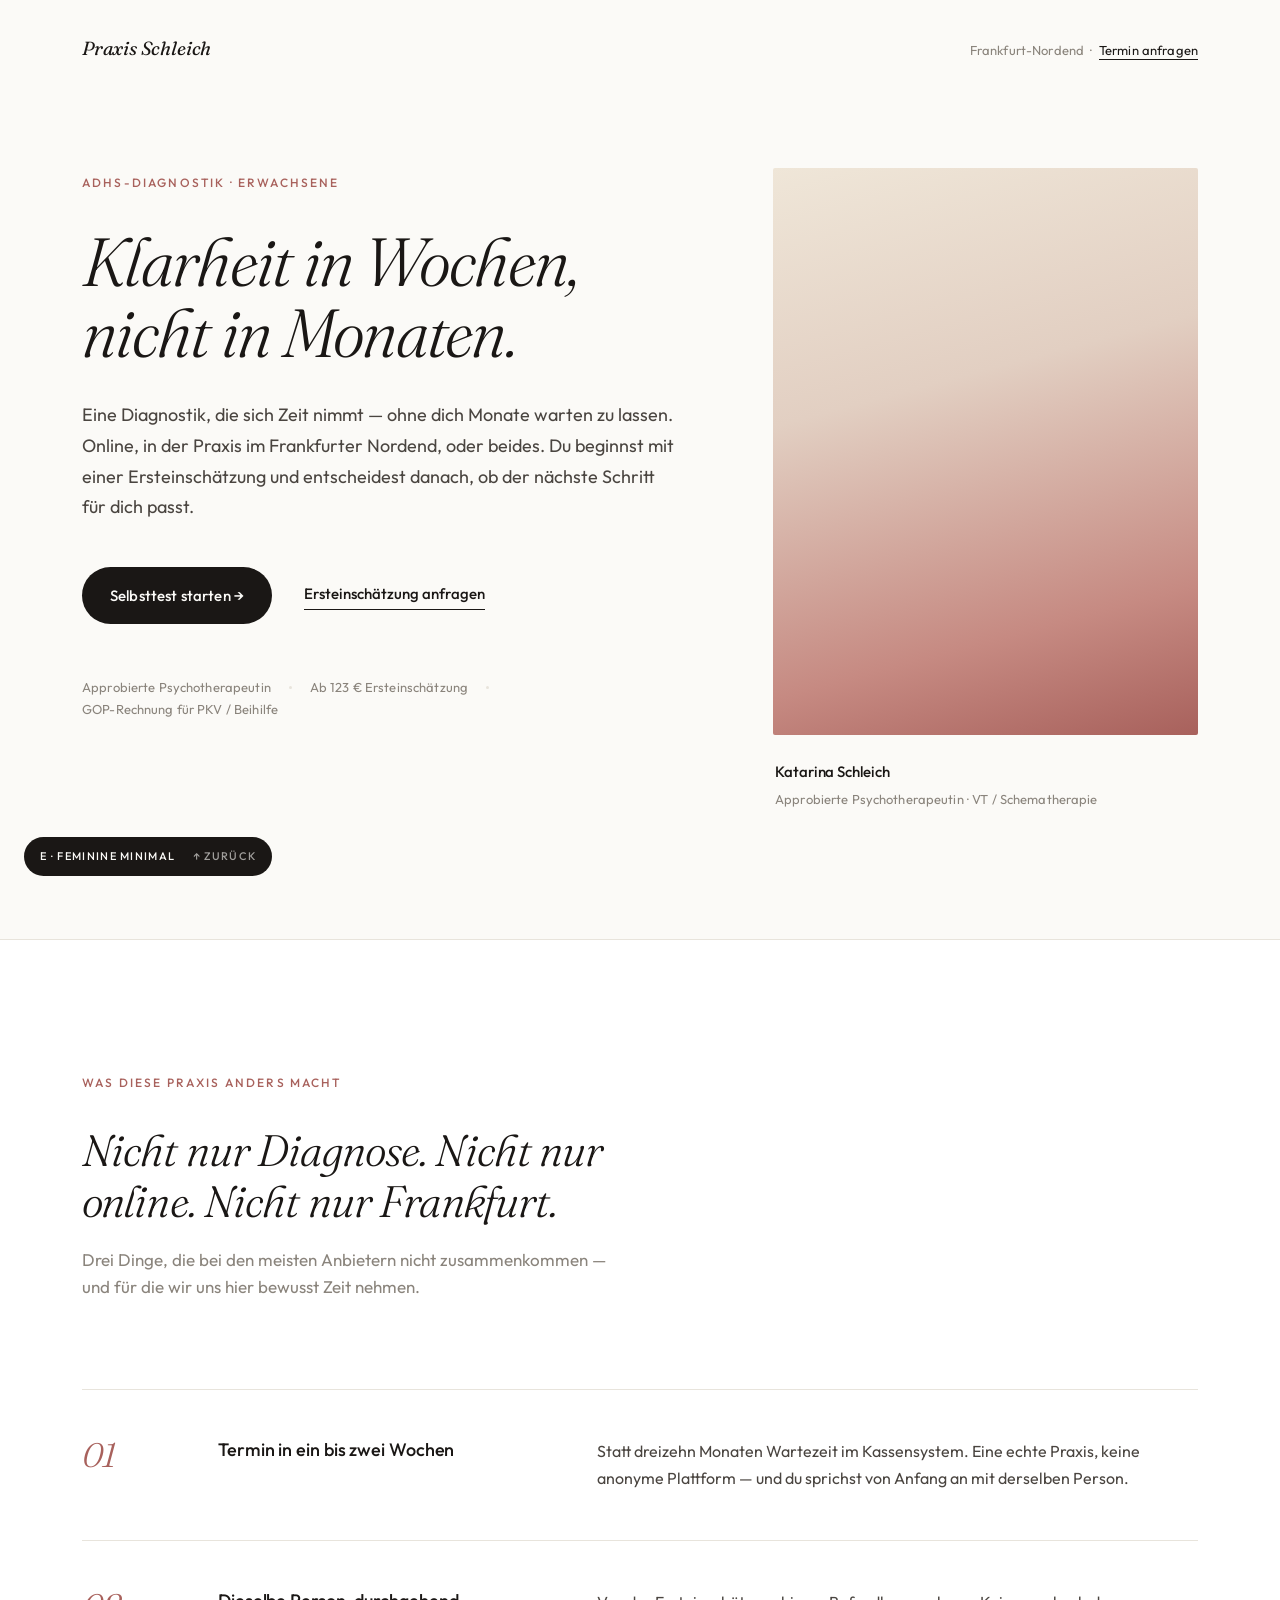
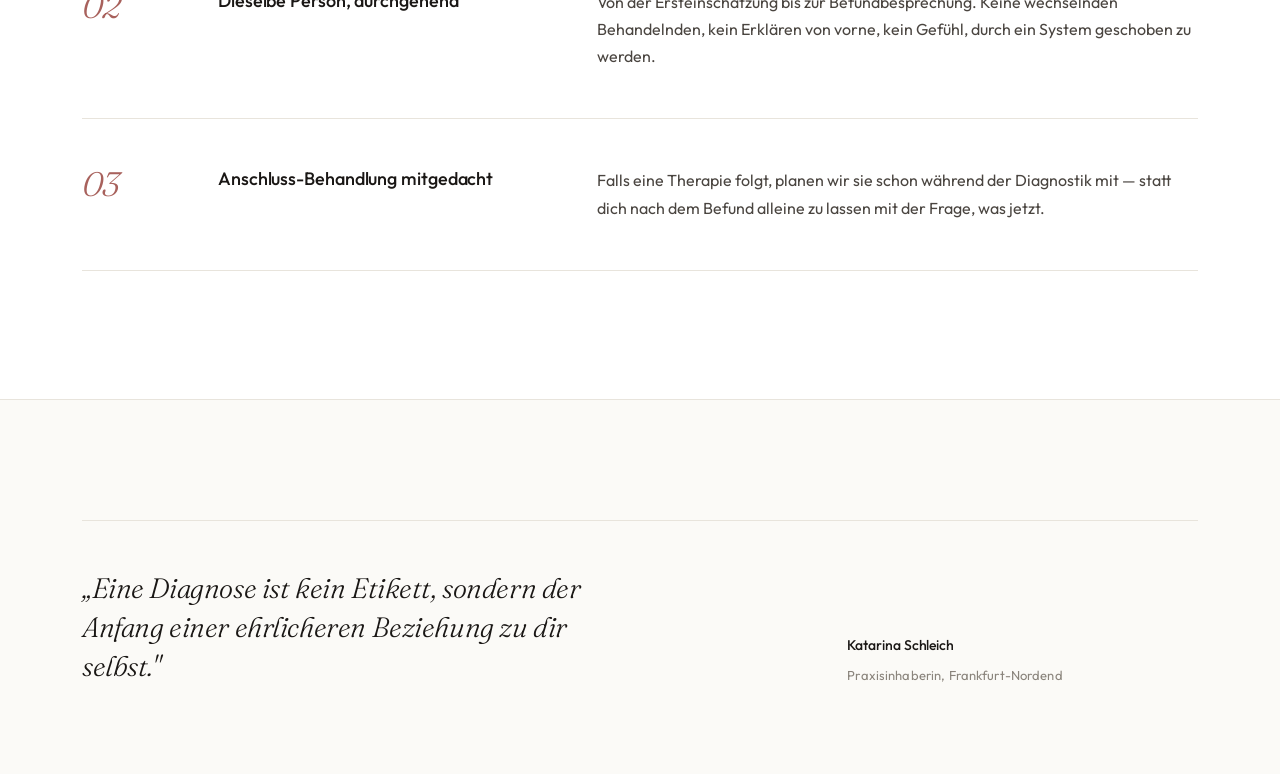
<file: mockups/e-feminine-minimal.html>
<!DOCTYPE html>
<html lang="de">
<head>
<meta charset="UTF-8">
<meta name="viewport" content="width=device-width, initial-scale=1.0">
<title>E · Feminine Minimal — ADHS-Diagnostik Frankfurt</title>
<link rel="preconnect" href="https://fonts.googleapis.com">
<link rel="preconnect" href="https://fonts.gstatic.com" crossorigin>
<link href="https://fonts.googleapis.com/css2?family=Fraunces:ital,opsz,wght@0,9..144,300;0,9..144,400;1,9..144,300;1,9..144,400&family=Outfit:wght@300;400;500;600&display=swap" rel="stylesheet">
<style>
  :root{
    --bg: #FBFAF7;
    --surface: #FFFFFF;
    --ink: #1A1715;
    --ink-soft: #4A4540;
    --ink-muted: #8A847C;
    --hairline: #E8E4DC;
    --accent: #A8615C;
    --accent-soft: #F4E8E6;
  }
  *,*::before,*::after{box-sizing:border-box}
  body{
    margin:0;
    font-family:"Outfit",system-ui,sans-serif;
    font-size:16px;line-height:1.7;
    color:var(--ink-soft);
    background:var(--bg);
    -webkit-font-smoothing:antialiased;
    font-weight:400;
  }
  .wrap{max-width:1180px;margin:0 auto;padding:0 32px}
  @media(max-width:640px){.wrap{padding:0 20px}}

  /* NAV */
  .nav{
    padding:32px 0;display:flex;justify-content:space-between;align-items:baseline;
    font-size:14px;letter-spacing:0.01em;
  }
  .nav__brand{
    font-family:"Fraunces",serif;font-style:italic;font-weight:400;
    color:var(--ink);font-size:19px;letter-spacing:-0.01em;
  }
  .nav__meta{color:var(--ink-muted);font-size:13px}
  .nav__meta a{
    color:var(--ink);text-decoration:none;
    border-bottom:1px solid var(--ink);padding-bottom:1px;
    transition:color .2s ease, border-color .2s ease;
  }
  .nav__meta a:hover{color:var(--accent);border-color:var(--accent)}

  /* HERO */
  .hero{padding:72px 0 128px;position:relative}
  .hero__grid{
    display:grid;grid-template-columns:1fr;gap:64px;align-items:start;
  }
  @media(min-width:920px){
    .hero__grid{grid-template-columns:1.4fr 1fr;gap:96px}
  }

  .eyebrow{
    font-family:"Outfit",sans-serif;font-size:12px;font-weight:500;
    letter-spacing:0.18em;text-transform:uppercase;
    color:var(--accent);margin-bottom:32px;display:inline-block;
  }

  h1{
    font-family:"Fraunces",serif;font-style:italic;font-weight:300;
    font-size:clamp(40px,5.5vw,68px);line-height:1.05;letter-spacing:-0.025em;
    color:var(--ink);margin:0 0 32px;
  }

  .lead{
    font-size:18px;line-height:1.7;
    max-width:52ch;margin:0 0 44px;
    color:var(--ink-soft);font-weight:400;
  }

  .ctas{display:flex;gap:32px;align-items:center;flex-wrap:wrap;margin-bottom:52px}
  .btn--primary{
    display:inline-flex;align-items:center;gap:10px;
    padding:16px 28px;border-radius:999px;
    background:var(--ink);color:var(--bg);
    font-size:15px;font-weight:500;letter-spacing:0.01em;
    text-decoration:none;
    transition:transform .15s ease, background .2s ease;
  }
  .btn--primary:hover{background:var(--accent);transform:translateY(-1px)}
  .btn--primary:active{transform:translateY(0)}
  .btn--text{
    display:inline-flex;align-items:center;gap:8px;
    font-size:15px;font-weight:500;color:var(--ink);
    text-decoration:none;border-bottom:1px solid var(--ink);
    padding-bottom:2px;
    transition:color .2s ease, border-color .2s ease;
  }
  .btn--text:hover{color:var(--accent);border-color:var(--accent)}

  .trust{
    display:flex;flex-wrap:wrap;align-items:center;
    font-size:13px;color:var(--ink-muted);letter-spacing:0.01em;
    gap:0;
  }
  .trust > span{display:inline-flex;align-items:center}
  .trust > span:not(:last-child)::after{
    content:"";width:3px;height:3px;border-radius:50%;
    background:var(--hairline);margin:0 18px;display:inline-block;
  }

  /* PORTRAIT */
  .portrait{position:relative;width:100%}
  .portrait__frame{
    aspect-ratio:3/4;
    background:
      linear-gradient(165deg,#EFE6D8 0%,#E2CFC2 38%,#C68A82 78%,#A8615C 100%);
    border-radius:2px;
    position:relative;
  }
  .portrait__caption{
    margin-top:24px;
    display:flex;flex-direction:column;gap:4px;
    padding-left:2px;
  }
  .portrait__caption strong{
    font-family:"Outfit",sans-serif;font-weight:500;
    font-size:15px;color:var(--ink);letter-spacing:-0.005em;
  }
  .portrait__caption span{font-size:13px;color:var(--ink-muted);letter-spacing:0.01em}

  /* PILLARS */
  .pillars{
    padding:128px 0;background:var(--surface);
    border-top:1px solid var(--hairline);border-bottom:1px solid var(--hairline);
  }
  .pillars__intro{max-width:620px;margin:0 0 88px}
  .pillars h2{
    font-family:"Fraunces",serif;font-style:italic;font-weight:300;
    font-size:clamp(28px,3.8vw,44px);line-height:1.15;
    letter-spacing:-0.02em;color:var(--ink);margin:0 0 20px;
  }
  .pillars__sub{
    font-size:17px;color:var(--ink-muted);margin:0;
    max-width:48ch;line-height:1.6;
  }

  .pillar-list{display:flex;flex-direction:column}
  .pillar{
    display:grid;grid-template-columns:1fr;gap:14px;
    padding:48px 0;border-top:1px solid var(--hairline);
  }
  .pillar:last-child{border-bottom:1px solid var(--hairline)}
  @media(min-width:820px){
    .pillar{
      grid-template-columns: 88px 1.1fr 2fr;
      gap:48px;align-items:start;
    }
  }
  .pillar__num{
    font-family:"Fraunces",serif;font-style:italic;font-weight:300;
    font-size:34px;color:var(--accent);line-height:1;letter-spacing:-0.02em;
  }
  .pillar__title{
    font-family:"Outfit",sans-serif;font-weight:500;
    font-size:18px;line-height:1.35;color:var(--ink);
    margin:0;letter-spacing:-0.005em;
  }
  .pillar__body{
    font-size:16px;line-height:1.7;color:var(--ink-soft);margin:0;
    max-width:54ch;
  }

  /* CLOSING NOTE (small editorial signature line) */
  .signature{padding:120px 0 88px}
  .signature__inner{
    display:grid;grid-template-columns:1fr;gap:24px;align-items:end;
    border-top:1px solid var(--hairline);padding-top:48px;
  }
  @media(min-width:780px){
    .signature__inner{grid-template-columns:2fr 1fr;gap:64px}
  }
  .signature__quote{
    font-family:"Fraunces",serif;font-style:italic;font-weight:300;
    font-size:clamp(22px,2.4vw,28px);line-height:1.4;letter-spacing:-0.015em;
    color:var(--ink);margin:0;max-width:30ch;
  }
  .signature__meta{
    font-size:13px;color:var(--ink-muted);
    display:flex;flex-direction:column;gap:6px;
    letter-spacing:0.01em;
  }
  .signature__meta strong{
    font-family:"Outfit",sans-serif;font-weight:500;
    color:var(--ink);font-size:14px;letter-spacing:-0.005em;
  }

  /* VARIANT TAG */
  .variant-tag{
    position:fixed;bottom:24px;left:24px;background:var(--ink);color:var(--bg);
    padding:10px 16px;border-radius:999px;font-size:11px;letter-spacing:0.12em;
    text-transform:uppercase;z-index:100;font-weight:500;
  }
  .variant-tag a{color:var(--bg);text-decoration:none;opacity:.6;margin-left:14px}
  .variant-tag a:hover{opacity:1}
</style>
</head>
<body>
  <div class="wrap">
    <nav class="nav">
      <div class="nav__brand">Praxis Schleich</div>
      <div class="nav__meta">Frankfurt-Nordend &nbsp;·&nbsp; <a href="#termin">Termin anfragen</a></div>
    </nav>

    <section class="hero">
      <div class="hero__grid">
        <div>
          <span class="eyebrow">ADHS-Diagnostik · Erwachsene</span>
          <h1>Klarheit in Wochen, nicht in Monaten.</h1>
          <p class="lead">Eine Diagnostik, die sich Zeit nimmt — ohne dich Monate warten zu lassen. Online, in der Praxis im Frankfurter Nordend, oder beides. Du beginnst mit einer Ersteinschätzung und entscheidest danach, ob der nächste Schritt für dich passt.</p>
          <div class="ctas">
            <a href="#test" class="btn--primary">Selbsttest starten →</a>
            <a href="#termin" class="btn--text">Ersteinschätzung anfragen</a>
          </div>
          <div class="trust">
            <span>Approbierte Psychotherapeutin</span>
            <span>Ab 123 € Ersteinschätzung</span>
            <span>GOP-Rechnung für PKV / Beihilfe</span>
          </div>
        </div>
        <div class="portrait">
          <div class="portrait__frame" aria-label="Portrait Katarina Schleich (Platzhalter)"></div>
          <div class="portrait__caption">
            <strong>Katarina Schleich</strong>
            <span>Approbierte Psychotherapeutin · VT / Schematherapie</span>
          </div>
        </div>
      </div>
    </section>
  </div>

  <section class="pillars">
    <div class="wrap">
      <div class="pillars__intro">
        <span class="eyebrow">Was diese Praxis anders macht</span>
        <h2>Nicht nur Diagnose. Nicht nur online. Nicht nur Frankfurt.</h2>
        <p class="pillars__sub">Drei Dinge, die bei den meisten Anbietern nicht zusammenkommen — und für die wir uns hier bewusst Zeit nehmen.</p>
      </div>
      <div class="pillar-list">
        <article class="pillar">
          <div class="pillar__num">01</div>
          <h3 class="pillar__title">Termin in ein bis zwei Wochen</h3>
          <p class="pillar__body">Statt dreizehn Monaten Wartezeit im Kassensystem. Eine echte Praxis, keine anonyme Plattform — und du sprichst von Anfang an mit derselben Person.</p>
        </article>
        <article class="pillar">
          <div class="pillar__num">02</div>
          <h3 class="pillar__title">Dieselbe Person, durchgehend</h3>
          <p class="pillar__body">Von der Ersteinschätzung bis zur Befundbesprechung. Keine wechselnden Behandelnden, kein Erklären von vorne, kein Gefühl, durch ein System geschoben zu werden.</p>
        </article>
        <article class="pillar">
          <div class="pillar__num">03</div>
          <h3 class="pillar__title">Anschluss-Behandlung mitgedacht</h3>
          <p class="pillar__body">Falls eine Therapie folgt, planen wir sie schon während der Diagnostik mit — statt dich nach dem Befund alleine zu lassen mit der Frage, was jetzt.</p>
        </article>
      </div>
    </div>
  </section>

  <div class="wrap">
    <section class="signature">
      <div class="signature__inner">
        <p class="signature__quote">„Eine Diagnose ist kein Etikett, sondern der Anfang einer ehrlicheren Beziehung zu dir selbst."</p>
        <div class="signature__meta">
          <strong>Katarina Schleich</strong>
          <span>Praxisinhaberin, Frankfurt-Nordend</span>
        </div>
      </div>
    </section>
  </div>

  <div class="variant-tag">E · Feminine Minimal <a href="index.html">↑ zurück</a></div>
</body>
</html>
</file>
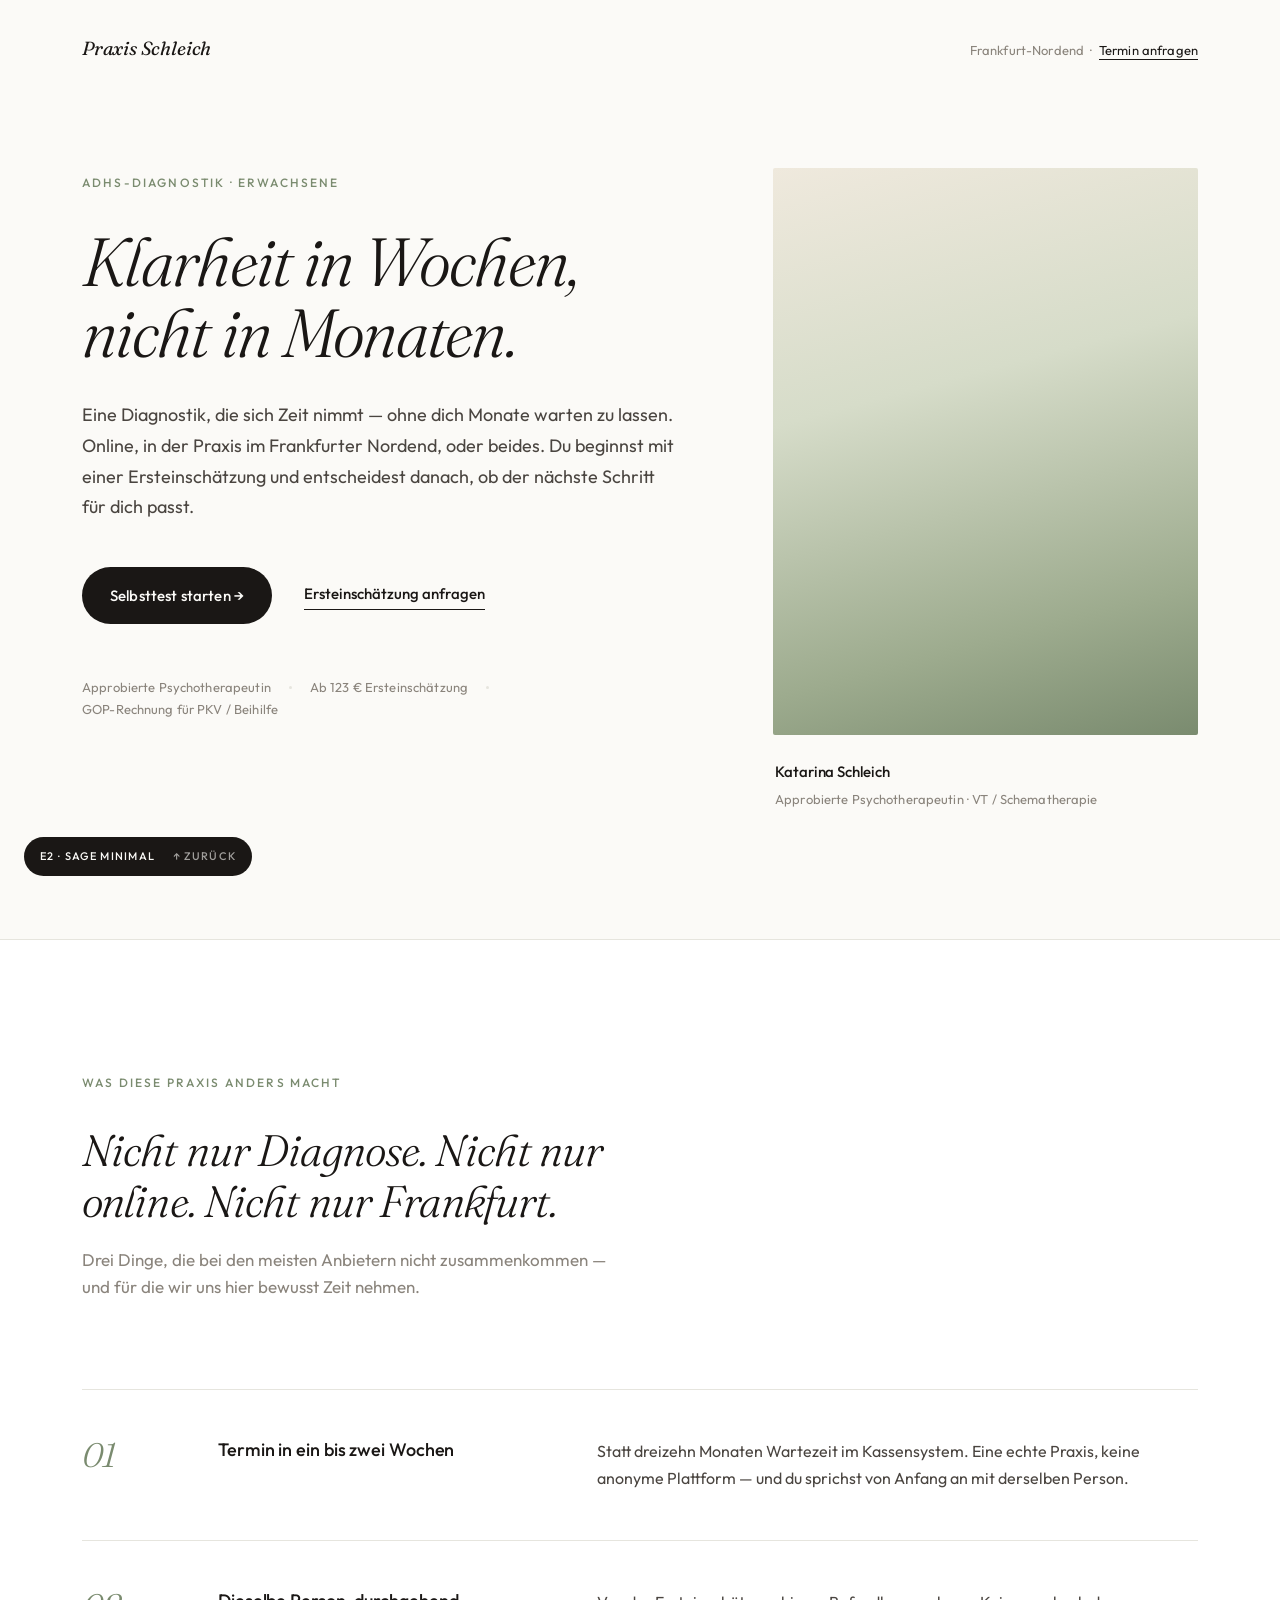
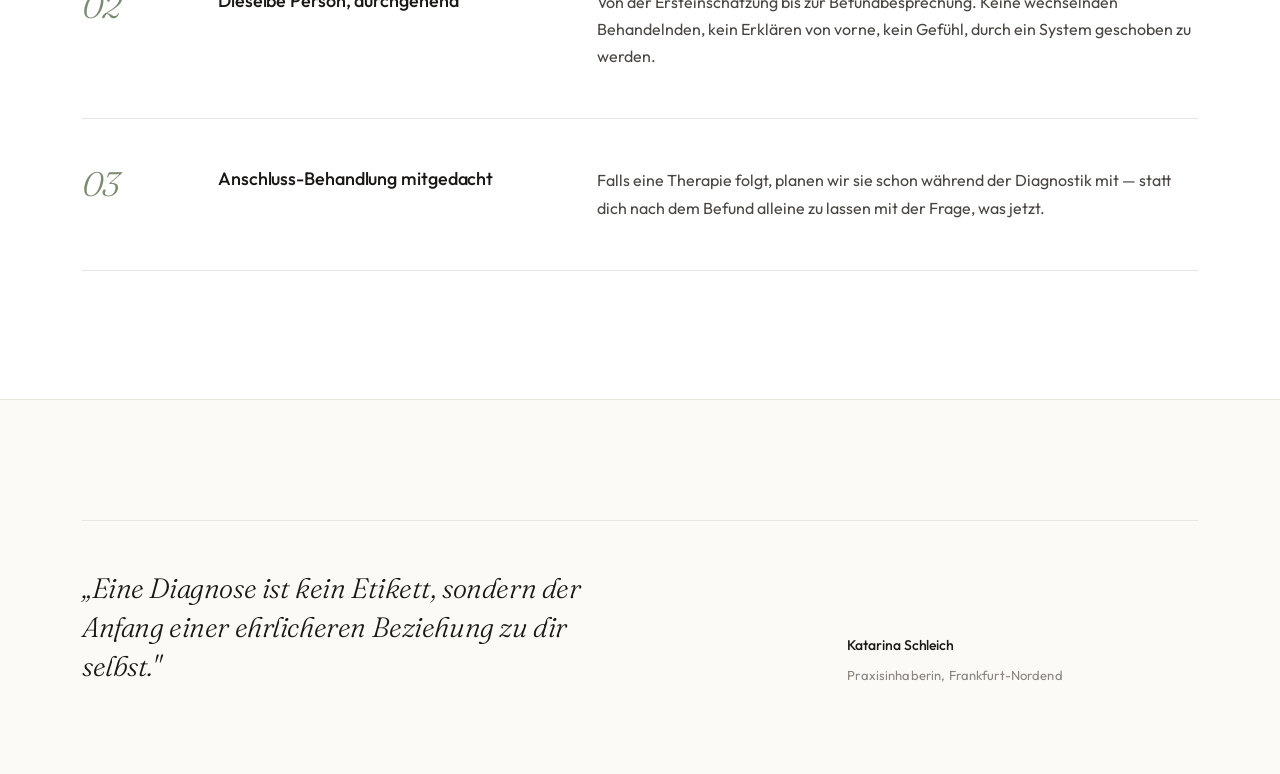
<file: mockups/e2-sage-minimal.html>
<!DOCTYPE html>
<html lang="de">
<head>
<meta charset="UTF-8">
<meta name="viewport" content="width=device-width, initial-scale=1.0">
<title>E2 · Sage Minimal — ADHS-Diagnostik Frankfurt</title>
<link rel="preconnect" href="https://fonts.googleapis.com">
<link rel="preconnect" href="https://fonts.gstatic.com" crossorigin>
<link href="https://fonts.googleapis.com/css2?family=Fraunces:ital,opsz,wght@0,9..144,300;0,9..144,400;1,9..144,300;1,9..144,400&family=Outfit:wght@300;400;500;600&display=swap" rel="stylesheet">
<style>
  :root{
    --bg: #FBFAF7;
    --surface: #FFFFFF;
    --ink: #1A1715;
    --ink-soft: #4A4540;
    --ink-muted: #8A847C;
    --hairline: #E6E5DE;
    --accent: #7A8B6F;
    --accent-soft: #E8EDE2;
  }
  *,*::before,*::after{box-sizing:border-box}
  body{
    margin:0;
    font-family:"Outfit",system-ui,sans-serif;
    font-size:16px;line-height:1.7;
    color:var(--ink-soft);
    background:var(--bg);
    -webkit-font-smoothing:antialiased;
    font-weight:400;
  }
  .wrap{max-width:1180px;margin:0 auto;padding:0 32px}
  @media(max-width:640px){.wrap{padding:0 20px}}

  /* NAV */
  .nav{
    padding:32px 0;display:flex;justify-content:space-between;align-items:baseline;
    font-size:14px;letter-spacing:0.01em;
  }
  .nav__brand{
    font-family:"Fraunces",serif;font-style:italic;font-weight:400;
    color:var(--ink);font-size:19px;letter-spacing:-0.01em;
  }
  .nav__meta{color:var(--ink-muted);font-size:13px}
  .nav__meta a{
    color:var(--ink);text-decoration:none;
    border-bottom:1px solid var(--ink);padding-bottom:1px;
    transition:color .2s ease, border-color .2s ease;
  }
  .nav__meta a:hover{color:var(--accent);border-color:var(--accent)}

  /* HERO */
  .hero{padding:72px 0 128px;position:relative}
  .hero__grid{
    display:grid;grid-template-columns:1fr;gap:64px;align-items:start;
  }
  @media(min-width:920px){
    .hero__grid{grid-template-columns:1.4fr 1fr;gap:96px}
  }

  .eyebrow{
    font-family:"Outfit",sans-serif;font-size:12px;font-weight:500;
    letter-spacing:0.18em;text-transform:uppercase;
    color:var(--accent);margin-bottom:32px;display:inline-block;
  }

  h1{
    font-family:"Fraunces",serif;font-style:italic;font-weight:300;
    font-size:clamp(40px,5.5vw,68px);line-height:1.05;letter-spacing:-0.025em;
    color:var(--ink);margin:0 0 32px;
  }

  .lead{
    font-size:18px;line-height:1.7;
    max-width:52ch;margin:0 0 44px;
    color:var(--ink-soft);font-weight:400;
  }

  .ctas{display:flex;gap:32px;align-items:center;flex-wrap:wrap;margin-bottom:52px}
  .btn--primary{
    display:inline-flex;align-items:center;gap:10px;
    padding:16px 28px;border-radius:999px;
    background:var(--ink);color:var(--bg);
    font-size:15px;font-weight:500;letter-spacing:0.01em;
    text-decoration:none;
    transition:transform .15s ease, background .2s ease;
  }
  .btn--primary:hover{background:var(--accent);transform:translateY(-1px)}
  .btn--primary:active{transform:translateY(0)}
  .btn--text{
    display:inline-flex;align-items:center;gap:8px;
    font-size:15px;font-weight:500;color:var(--ink);
    text-decoration:none;border-bottom:1px solid var(--ink);
    padding-bottom:2px;
    transition:color .2s ease, border-color .2s ease;
  }
  .btn--text:hover{color:var(--accent);border-color:var(--accent)}

  .trust{
    display:flex;flex-wrap:wrap;align-items:center;
    font-size:13px;color:var(--ink-muted);letter-spacing:0.01em;
    gap:0;
  }
  .trust > span{display:inline-flex;align-items:center}
  .trust > span:not(:last-child)::after{
    content:"";width:3px;height:3px;border-radius:50%;
    background:var(--hairline);margin:0 18px;display:inline-block;
  }

  /* PORTRAIT */
  .portrait{position:relative;width:100%}
  .portrait__frame{
    aspect-ratio:3/4;
    background:
      linear-gradient(165deg,#EFE9DD 0%,#D6DCC9 38%,#9DAB8E 78%,#7A8B6F 100%);
    border-radius:2px;
    position:relative;
  }
  .portrait__caption{
    margin-top:24px;
    display:flex;flex-direction:column;gap:4px;
    padding-left:2px;
  }
  .portrait__caption strong{
    font-family:"Outfit",sans-serif;font-weight:500;
    font-size:15px;color:var(--ink);letter-spacing:-0.005em;
  }
  .portrait__caption span{font-size:13px;color:var(--ink-muted);letter-spacing:0.01em}

  /* PILLARS */
  .pillars{
    padding:128px 0;background:var(--surface);
    border-top:1px solid var(--hairline);border-bottom:1px solid var(--hairline);
  }
  .pillars__intro{max-width:620px;margin:0 0 88px}
  .pillars h2{
    font-family:"Fraunces",serif;font-style:italic;font-weight:300;
    font-size:clamp(28px,3.8vw,44px);line-height:1.15;
    letter-spacing:-0.02em;color:var(--ink);margin:0 0 20px;
  }
  .pillars__sub{
    font-size:17px;color:var(--ink-muted);margin:0;
    max-width:48ch;line-height:1.6;
  }

  .pillar-list{display:flex;flex-direction:column}
  .pillar{
    display:grid;grid-template-columns:1fr;gap:14px;
    padding:48px 0;border-top:1px solid var(--hairline);
  }
  .pillar:last-child{border-bottom:1px solid var(--hairline)}
  @media(min-width:820px){
    .pillar{
      grid-template-columns: 88px 1.1fr 2fr;
      gap:48px;align-items:start;
    }
  }
  .pillar__num{
    font-family:"Fraunces",serif;font-style:italic;font-weight:300;
    font-size:34px;color:var(--accent);line-height:1;letter-spacing:-0.02em;
  }
  .pillar__title{
    font-family:"Outfit",sans-serif;font-weight:500;
    font-size:18px;line-height:1.35;color:var(--ink);
    margin:0;letter-spacing:-0.005em;
  }
  .pillar__body{
    font-size:16px;line-height:1.7;color:var(--ink-soft);margin:0;
    max-width:54ch;
  }

  /* CLOSING NOTE (small editorial signature line) */
  .signature{padding:120px 0 88px}
  .signature__inner{
    display:grid;grid-template-columns:1fr;gap:24px;align-items:end;
    border-top:1px solid var(--hairline);padding-top:48px;
  }
  @media(min-width:780px){
    .signature__inner{grid-template-columns:2fr 1fr;gap:64px}
  }
  .signature__quote{
    font-family:"Fraunces",serif;font-style:italic;font-weight:300;
    font-size:clamp(22px,2.4vw,28px);line-height:1.4;letter-spacing:-0.015em;
    color:var(--ink);margin:0;max-width:30ch;
  }
  .signature__meta{
    font-size:13px;color:var(--ink-muted);
    display:flex;flex-direction:column;gap:6px;
    letter-spacing:0.01em;
  }
  .signature__meta strong{
    font-family:"Outfit",sans-serif;font-weight:500;
    color:var(--ink);font-size:14px;letter-spacing:-0.005em;
  }

  /* VARIANT TAG */
  .variant-tag{
    position:fixed;bottom:24px;left:24px;background:var(--ink);color:var(--bg);
    padding:10px 16px;border-radius:999px;font-size:11px;letter-spacing:0.12em;
    text-transform:uppercase;z-index:100;font-weight:500;
  }
  .variant-tag a{color:var(--bg);text-decoration:none;opacity:.6;margin-left:14px}
  .variant-tag a:hover{opacity:1}
</style>
</head>
<body>
  <div class="wrap">
    <nav class="nav">
      <div class="nav__brand">Praxis Schleich</div>
      <div class="nav__meta">Frankfurt-Nordend &nbsp;·&nbsp; <a href="#termin">Termin anfragen</a></div>
    </nav>

    <section class="hero">
      <div class="hero__grid">
        <div>
          <span class="eyebrow">ADHS-Diagnostik · Erwachsene</span>
          <h1>Klarheit in Wochen, nicht in Monaten.</h1>
          <p class="lead">Eine Diagnostik, die sich Zeit nimmt — ohne dich Monate warten zu lassen. Online, in der Praxis im Frankfurter Nordend, oder beides. Du beginnst mit einer Ersteinschätzung und entscheidest danach, ob der nächste Schritt für dich passt.</p>
          <div class="ctas">
            <a href="#test" class="btn--primary">Selbsttest starten →</a>
            <a href="#termin" class="btn--text">Ersteinschätzung anfragen</a>
          </div>
          <div class="trust">
            <span>Approbierte Psychotherapeutin</span>
            <span>Ab 123 € Ersteinschätzung</span>
            <span>GOP-Rechnung für PKV / Beihilfe</span>
          </div>
        </div>
        <div class="portrait">
          <div class="portrait__frame" aria-label="Portrait Katarina Schleich (Platzhalter)"></div>
          <div class="portrait__caption">
            <strong>Katarina Schleich</strong>
            <span>Approbierte Psychotherapeutin · VT / Schematherapie</span>
          </div>
        </div>
      </div>
    </section>
  </div>

  <section class="pillars">
    <div class="wrap">
      <div class="pillars__intro">
        <span class="eyebrow">Was diese Praxis anders macht</span>
        <h2>Nicht nur Diagnose. Nicht nur online. Nicht nur Frankfurt.</h2>
        <p class="pillars__sub">Drei Dinge, die bei den meisten Anbietern nicht zusammenkommen — und für die wir uns hier bewusst Zeit nehmen.</p>
      </div>
      <div class="pillar-list">
        <article class="pillar">
          <div class="pillar__num">01</div>
          <h3 class="pillar__title">Termin in ein bis zwei Wochen</h3>
          <p class="pillar__body">Statt dreizehn Monaten Wartezeit im Kassensystem. Eine echte Praxis, keine anonyme Plattform — und du sprichst von Anfang an mit derselben Person.</p>
        </article>
        <article class="pillar">
          <div class="pillar__num">02</div>
          <h3 class="pillar__title">Dieselbe Person, durchgehend</h3>
          <p class="pillar__body">Von der Ersteinschätzung bis zur Befundbesprechung. Keine wechselnden Behandelnden, kein Erklären von vorne, kein Gefühl, durch ein System geschoben zu werden.</p>
        </article>
        <article class="pillar">
          <div class="pillar__num">03</div>
          <h3 class="pillar__title">Anschluss-Behandlung mitgedacht</h3>
          <p class="pillar__body">Falls eine Therapie folgt, planen wir sie schon während der Diagnostik mit — statt dich nach dem Befund alleine zu lassen mit der Frage, was jetzt.</p>
        </article>
      </div>
    </div>
  </section>

  <div class="wrap">
    <section class="signature">
      <div class="signature__inner">
        <p class="signature__quote">„Eine Diagnose ist kein Etikett, sondern der Anfang einer ehrlicheren Beziehung zu dir selbst."</p>
        <div class="signature__meta">
          <strong>Katarina Schleich</strong>
          <span>Praxisinhaberin, Frankfurt-Nordend</span>
        </div>
      </div>
    </section>
  </div>

  <div class="variant-tag">E2 · Sage Minimal <a href="index.html">↑ zurück</a></div>
</body>
</html>
</file>
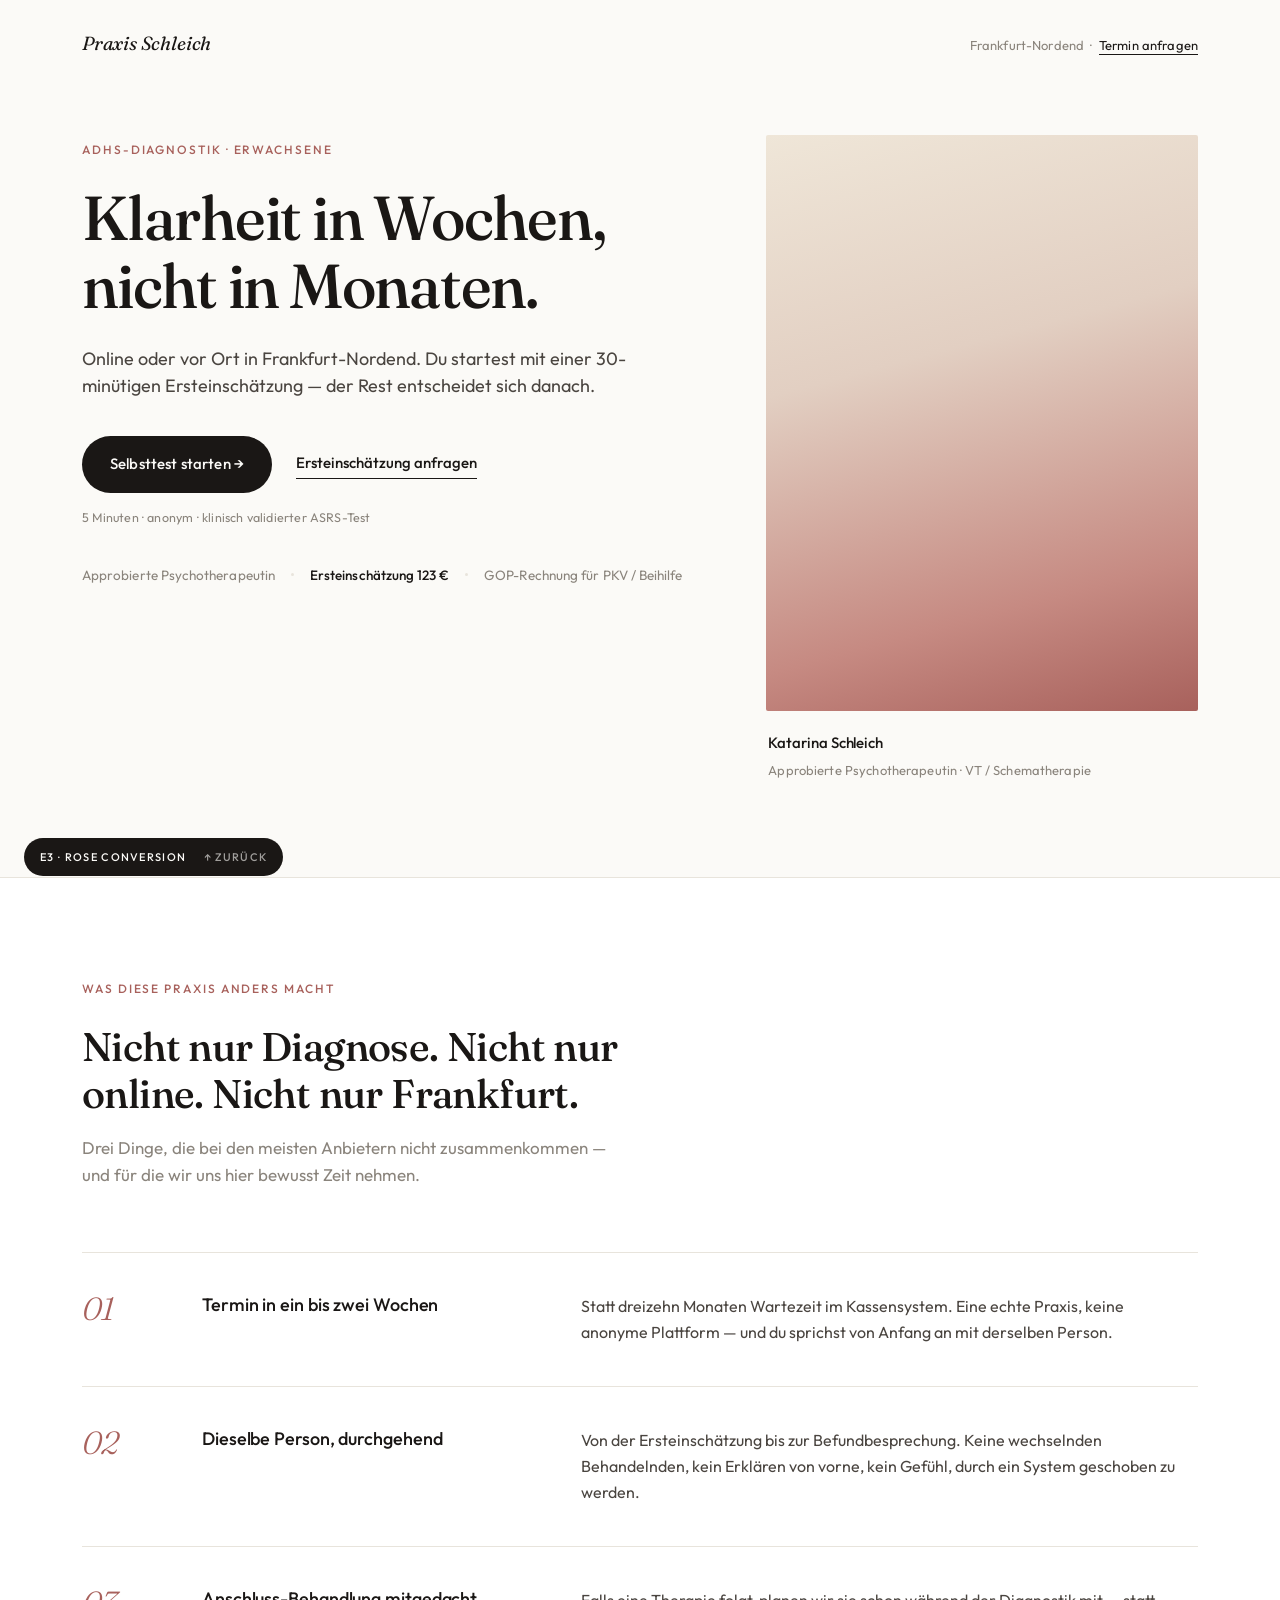
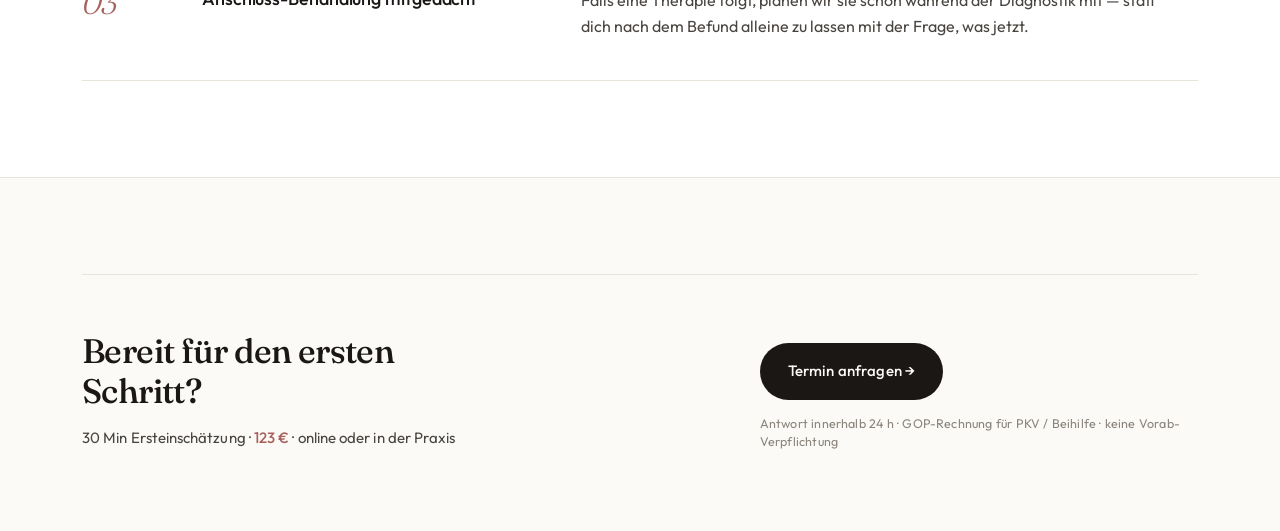
<file: mockups/e3-rose-conversion.html>
<!DOCTYPE html>
<html lang="de">
<head>
<meta charset="UTF-8">
<meta name="viewport" content="width=device-width, initial-scale=1.0">
<title>E3 · Rose Conversion — ADHS-Diagnostik Frankfurt</title>
<link rel="preconnect" href="https://fonts.googleapis.com">
<link rel="preconnect" href="https://fonts.gstatic.com" crossorigin>
<link href="https://fonts.googleapis.com/css2?family=Fraunces:ital,opsz,wght@0,9..144,400;0,9..144,500;1,9..144,300;1,9..144,400&family=Outfit:wght@300;400;500;600&display=swap" rel="stylesheet">
<style>
  :root{
    --bg: #FBFAF7;
    --surface: #FFFFFF;
    --ink: #1A1715;
    --ink-soft: #4A4540;
    --ink-muted: #8A847C;
    --hairline: #E8E4DC;
    --accent: #A8615C;
    --accent-soft: #F4E8E6;
  }
  *,*::before,*::after{box-sizing:border-box}
  body{
    margin:0;
    font-family:"Outfit",system-ui,sans-serif;
    font-size:16px;line-height:1.65;
    color:var(--ink-soft);
    background:var(--bg);
    -webkit-font-smoothing:antialiased;
    font-weight:400;
  }
  .wrap{max-width:1180px;margin:0 auto;padding:0 32px}
  @media(max-width:640px){.wrap{padding:0 20px}}

  /* NAV */
  .nav{
    padding:28px 0;display:flex;justify-content:space-between;align-items:baseline;
    font-size:14px;letter-spacing:0.01em;
  }
  .nav__brand{
    font-family:"Fraunces",serif;font-style:italic;font-weight:400;
    color:var(--ink);font-size:19px;letter-spacing:-0.01em;
  }
  .nav__meta{color:var(--ink-muted);font-size:13px}
  .nav__meta a{
    color:var(--ink);text-decoration:none;
    border-bottom:1px solid var(--ink);padding-bottom:1px;
    transition:color .2s ease, border-color .2s ease;
  }
  .nav__meta a:hover{color:var(--accent);border-color:var(--accent)}

  /* HERO */
  .hero{padding:48px 0 96px;position:relative}
  .hero__grid{
    display:grid;grid-template-columns:1fr;gap:48px;align-items:start;
  }
  @media(min-width:920px){
    .hero__grid{grid-template-columns:1.4fr 1fr;gap:80px}
  }

  .eyebrow{
    font-family:"Outfit",sans-serif;font-size:12px;font-weight:500;
    letter-spacing:0.16em;text-transform:uppercase;
    color:var(--accent);margin-bottom:24px;display:inline-block;
  }

  h1{
    font-family:"Fraunces",serif;font-style:normal;font-weight:500;
    font-size:clamp(38px,5.2vw,62px);line-height:1.1;letter-spacing:-0.02em;
    color:var(--ink);margin:0 0 24px;
  }

  .lead{
    font-size:18px;line-height:1.55;
    max-width:46ch;margin:0 0 36px;
    color:var(--ink-soft);font-weight:400;
  }

  .ctas{display:flex;gap:24px;align-items:center;flex-wrap:wrap;margin-bottom:14px}
  .btn--primary{
    display:inline-flex;align-items:center;gap:10px;
    padding:16px 28px;border-radius:999px;
    background:var(--ink);color:var(--bg);
    font-size:15px;font-weight:500;letter-spacing:0.01em;
    text-decoration:none;
    transition:transform .15s ease, background .2s ease;
  }
  .btn--primary:hover{background:var(--accent);transform:translateY(-1px)}
  .btn--primary:active{transform:translateY(0)}
  .btn--text{
    display:inline-flex;align-items:center;gap:8px;
    font-size:15px;font-weight:500;color:var(--ink);
    text-decoration:none;border-bottom:1px solid var(--ink);
    padding-bottom:2px;
    transition:color .2s ease, border-color .2s ease;
  }
  .btn--text:hover{color:var(--accent);border-color:var(--accent)}
  .cta-micro{
    font-size:12.5px;color:var(--ink-muted);margin:0 0 36px;
    letter-spacing:0.015em;
  }

  .trust{
    display:flex;flex-wrap:wrap;align-items:center;
    font-size:13.5px;color:var(--ink-muted);letter-spacing:0.005em;
    gap:0;
  }
  .trust > span{display:inline-flex;align-items:center}
  .trust > span:not(:last-child)::after{
    content:"";width:3px;height:3px;border-radius:50%;
    background:var(--hairline);margin:0 16px;display:inline-block;
  }
  .trust__price{color:var(--ink);font-weight:500}

  /* PORTRAIT */
  .portrait{position:relative;width:100%}
  .portrait__frame{
    aspect-ratio:3/4;
    background:
      linear-gradient(165deg,#EFE6D8 0%,#E2CFC2 38%,#C68A82 78%,#A8615C 100%);
    border-radius:2px;
    position:relative;
  }
  .portrait__caption{
    margin-top:20px;
    display:flex;flex-direction:column;gap:4px;
    padding-left:2px;
  }
  .portrait__caption strong{
    font-family:"Outfit",sans-serif;font-weight:500;
    font-size:15px;color:var(--ink);letter-spacing:-0.005em;
  }
  .portrait__caption span{font-size:13px;color:var(--ink-muted);letter-spacing:0.01em}

  /* PILLARS */
  .pillars{
    padding:96px 0;background:var(--surface);
    border-top:1px solid var(--hairline);border-bottom:1px solid var(--hairline);
  }
  .pillars__intro{max-width:620px;margin:0 0 64px}
  .pillars h2{
    font-family:"Fraunces",serif;font-style:normal;font-weight:500;
    font-size:clamp(28px,3.6vw,40px);line-height:1.18;
    letter-spacing:-0.015em;color:var(--ink);margin:0 0 18px;
  }
  .pillars__sub{
    font-size:17px;color:var(--ink-muted);margin:0;
    max-width:48ch;line-height:1.55;
  }

  .pillar-list{display:flex;flex-direction:column}
  .pillar{
    display:grid;grid-template-columns:1fr;gap:14px;
    padding:40px 0;border-top:1px solid var(--hairline);
  }
  .pillar:last-child{border-bottom:1px solid var(--hairline)}
  @media(min-width:820px){
    .pillar{
      grid-template-columns: 80px 1.1fr 2fr;
      gap:40px;align-items:start;
    }
  }
  .pillar__num{
    font-family:"Fraunces",serif;font-style:italic;font-weight:300;
    font-size:32px;color:var(--accent);line-height:1;letter-spacing:-0.02em;
  }
  .pillar__title{
    font-family:"Outfit",sans-serif;font-weight:500;
    font-size:18px;line-height:1.3;color:var(--ink);
    margin:0;letter-spacing:-0.005em;
  }
  .pillar__body{
    font-size:16px;line-height:1.65;color:var(--ink-soft);margin:0;
    max-width:54ch;
  }

  /* CTA ANCHOR (replaces signature quote) */
  .cta-anchor{padding:96px 0 80px}
  .cta-anchor__inner{
    display:grid;grid-template-columns:1fr;gap:32px;align-items:end;
    border-top:1px solid var(--hairline);padding-top:56px;
  }
  @media(min-width:780px){
    .cta-anchor__inner{grid-template-columns:1.4fr 1fr;gap:64px}
  }
  .cta-anchor__head{
    font-family:"Fraunces",serif;font-style:normal;font-weight:500;
    font-size:clamp(26px,3vw,34px);line-height:1.2;letter-spacing:-0.018em;
    color:var(--ink);margin:0 0 14px;max-width:18ch;
  }
  .cta-anchor__price{
    font-size:15px;color:var(--ink-soft);margin:0;letter-spacing:0.005em;
  }
  .cta-anchor__price strong{
    color:var(--accent);font-weight:500;
  }
  .cta-anchor__action{display:flex;flex-direction:column;align-items:flex-start;gap:14px}
  .cta-anchor__micro{
    font-size:12.5px;color:var(--ink-muted);margin:0;letter-spacing:0.015em;
    line-height:1.5;
  }

  /* VARIANT TAG */
  .variant-tag{
    position:fixed;bottom:24px;left:24px;background:var(--ink);color:var(--bg);
    padding:10px 16px;border-radius:999px;font-size:11px;letter-spacing:0.12em;
    text-transform:uppercase;z-index:100;font-weight:500;
  }
  .variant-tag a{color:var(--bg);text-decoration:none;opacity:.6;margin-left:14px}
  .variant-tag a:hover{opacity:1}
</style>
</head>
<body>
  <div class="wrap">
    <nav class="nav">
      <div class="nav__brand">Praxis Schleich</div>
      <div class="nav__meta">Frankfurt-Nordend &nbsp;·&nbsp; <a href="#termin">Termin anfragen</a></div>
    </nav>

    <section class="hero">
      <div class="hero__grid">
        <div>
          <span class="eyebrow">ADHS-Diagnostik · Erwachsene</span>
          <h1>Klarheit in Wochen, nicht in Monaten.</h1>
          <p class="lead">Online oder vor Ort in Frankfurt-Nordend. Du startest mit einer 30-minütigen Ersteinschätzung — der Rest entscheidet sich danach.</p>
          <div class="ctas">
            <a href="#test" class="btn--primary">Selbsttest starten →</a>
            <a href="#termin" class="btn--text">Ersteinschätzung anfragen</a>
          </div>
          <p class="cta-micro">5 Minuten · anonym · klinisch validierter ASRS-Test</p>
          <div class="trust">
            <span>Approbierte Psychotherapeutin</span>
            <span><span class="trust__price">Ersteinschätzung 123 €</span></span>
            <span>GOP-Rechnung für PKV / Beihilfe</span>
          </div>
        </div>
        <div class="portrait">
          <div class="portrait__frame" aria-label="Portrait Katarina Schleich (Platzhalter)"></div>
          <div class="portrait__caption">
            <strong>Katarina Schleich</strong>
            <span>Approbierte Psychotherapeutin · VT / Schematherapie</span>
          </div>
        </div>
      </div>
    </section>
  </div>

  <section class="pillars">
    <div class="wrap">
      <div class="pillars__intro">
        <span class="eyebrow">Was diese Praxis anders macht</span>
        <h2>Nicht nur Diagnose. Nicht nur online. Nicht nur Frankfurt.</h2>
        <p class="pillars__sub">Drei Dinge, die bei den meisten Anbietern nicht zusammenkommen — und für die wir uns hier bewusst Zeit nehmen.</p>
      </div>
      <div class="pillar-list">
        <article class="pillar">
          <div class="pillar__num">01</div>
          <h3 class="pillar__title">Termin in ein bis zwei Wochen</h3>
          <p class="pillar__body">Statt dreizehn Monaten Wartezeit im Kassensystem. Eine echte Praxis, keine anonyme Plattform — und du sprichst von Anfang an mit derselben Person.</p>
        </article>
        <article class="pillar">
          <div class="pillar__num">02</div>
          <h3 class="pillar__title">Dieselbe Person, durchgehend</h3>
          <p class="pillar__body">Von der Ersteinschätzung bis zur Befundbesprechung. Keine wechselnden Behandelnden, kein Erklären von vorne, kein Gefühl, durch ein System geschoben zu werden.</p>
        </article>
        <article class="pillar">
          <div class="pillar__num">03</div>
          <h3 class="pillar__title">Anschluss-Behandlung mitgedacht</h3>
          <p class="pillar__body">Falls eine Therapie folgt, planen wir sie schon während der Diagnostik mit — statt dich nach dem Befund alleine zu lassen mit der Frage, was jetzt.</p>
        </article>
      </div>
    </div>
  </section>

  <div class="wrap">
    <section class="cta-anchor">
      <div class="cta-anchor__inner">
        <div class="cta-anchor__lead">
          <h3 class="cta-anchor__head">Bereit für den ersten Schritt?</h3>
          <p class="cta-anchor__price">30 Min Ersteinschätzung · <strong>123 €</strong> · online oder in der Praxis</p>
        </div>
        <div class="cta-anchor__action">
          <a href="#termin" class="btn--primary">Termin anfragen →</a>
          <p class="cta-anchor__micro">Antwort innerhalb 24 h · GOP-Rechnung für PKV / Beihilfe · keine Vorab-Verpflichtung</p>
        </div>
      </div>
    </section>
  </div>

  <div class="variant-tag">E3 · Rose Conversion <a href="index.html">↑ zurück</a></div>
</body>
</html>
</file>
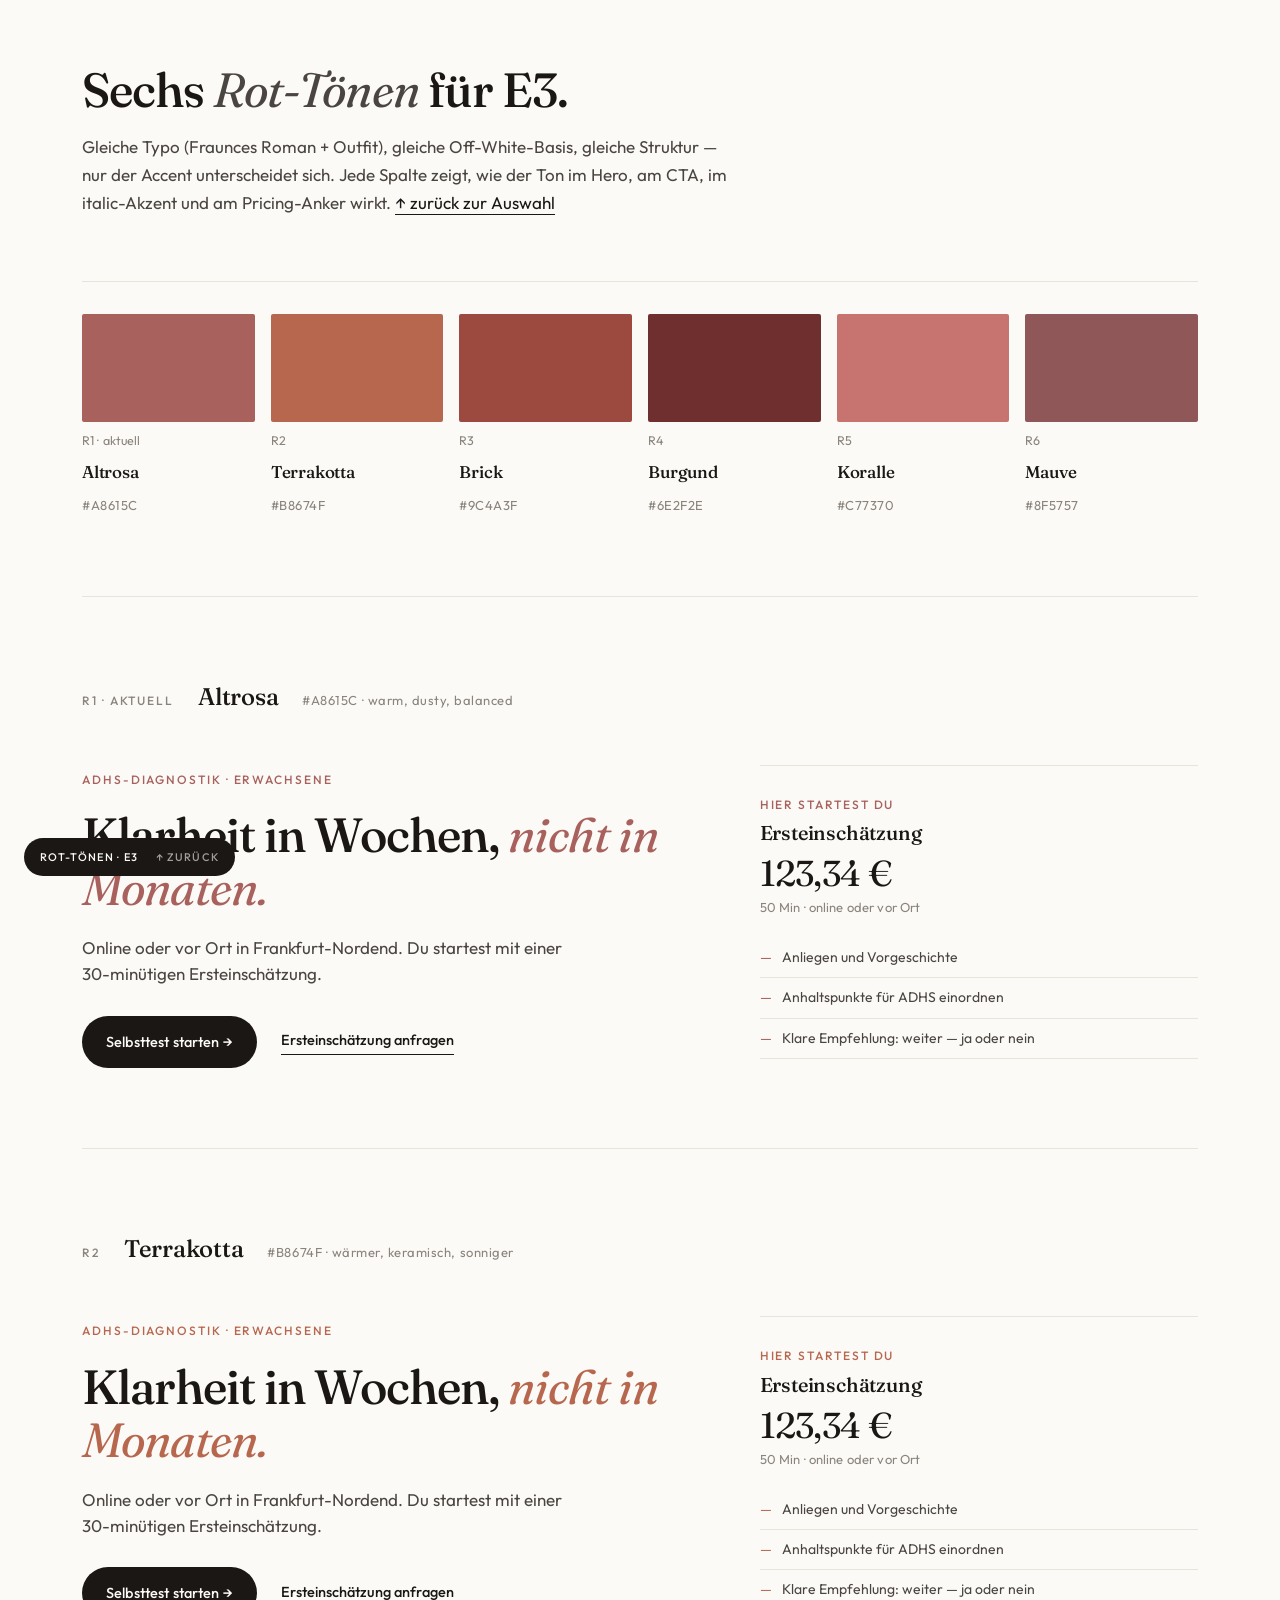
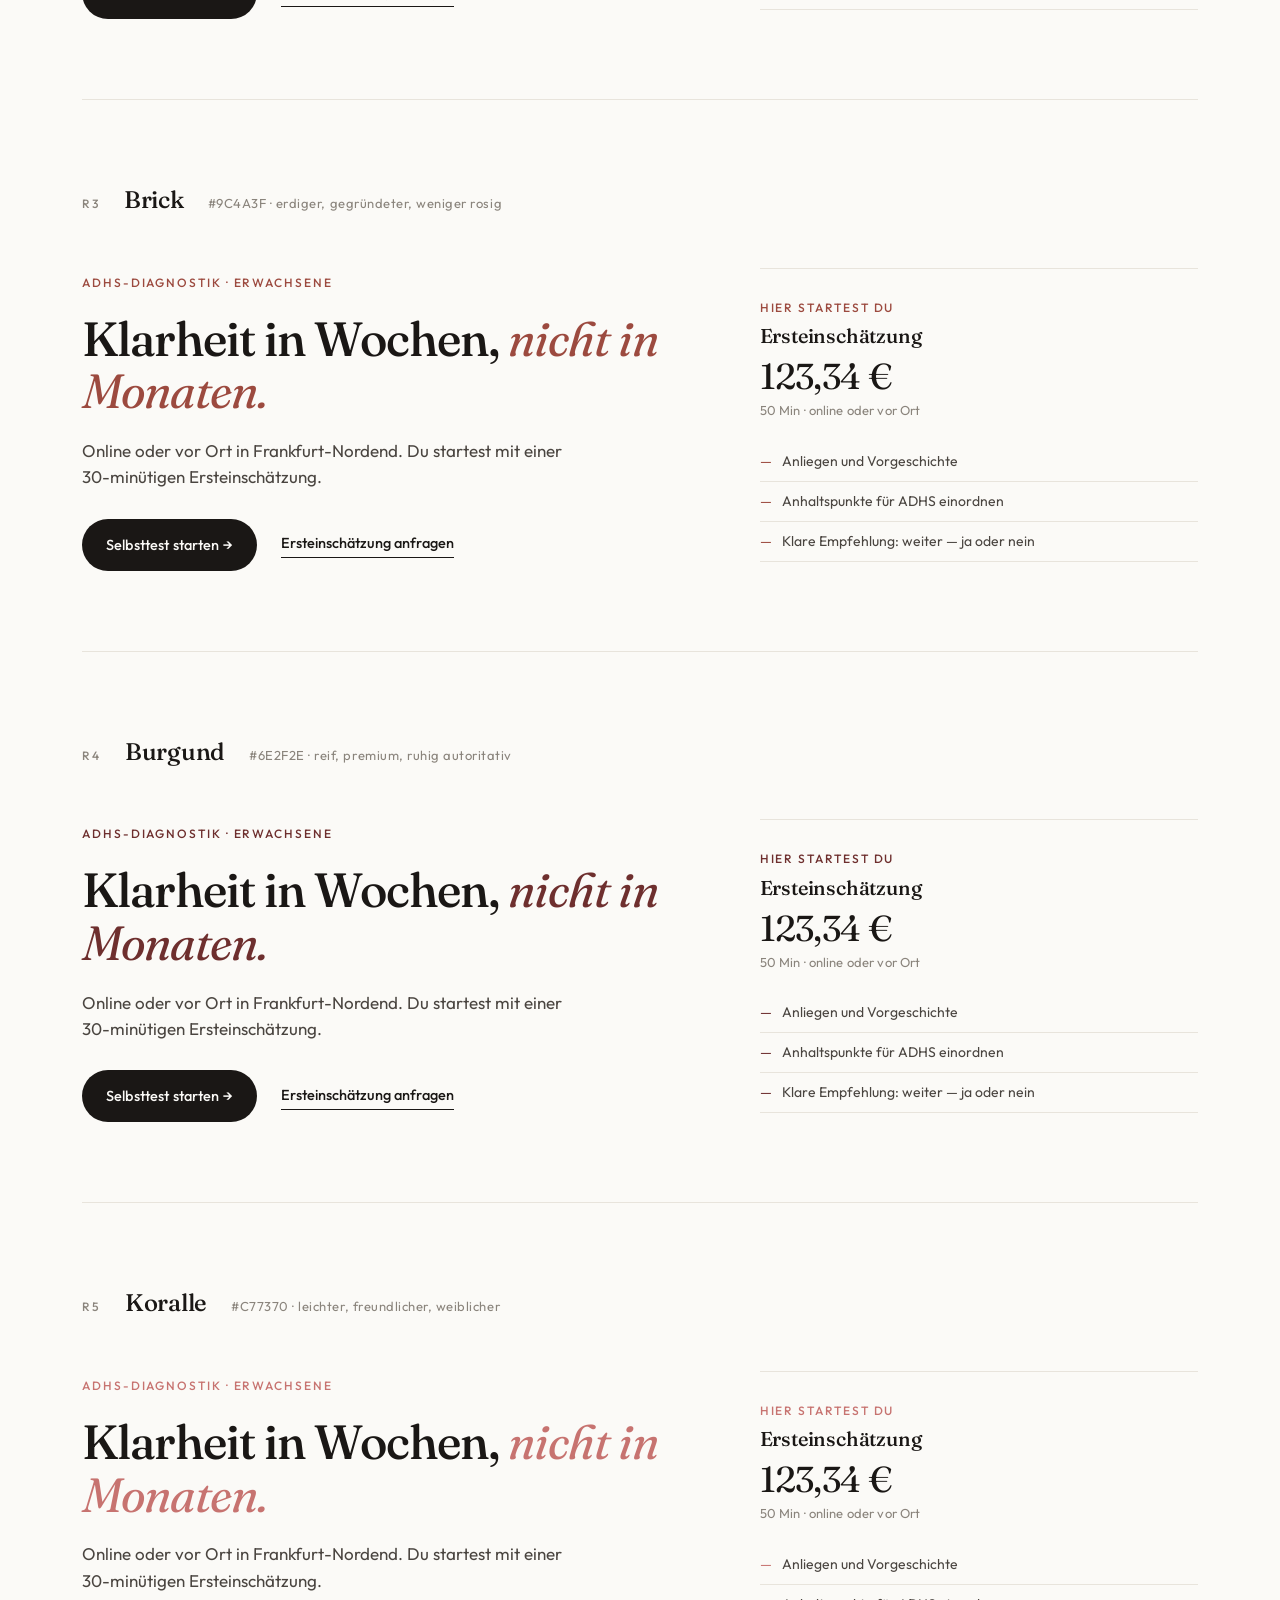
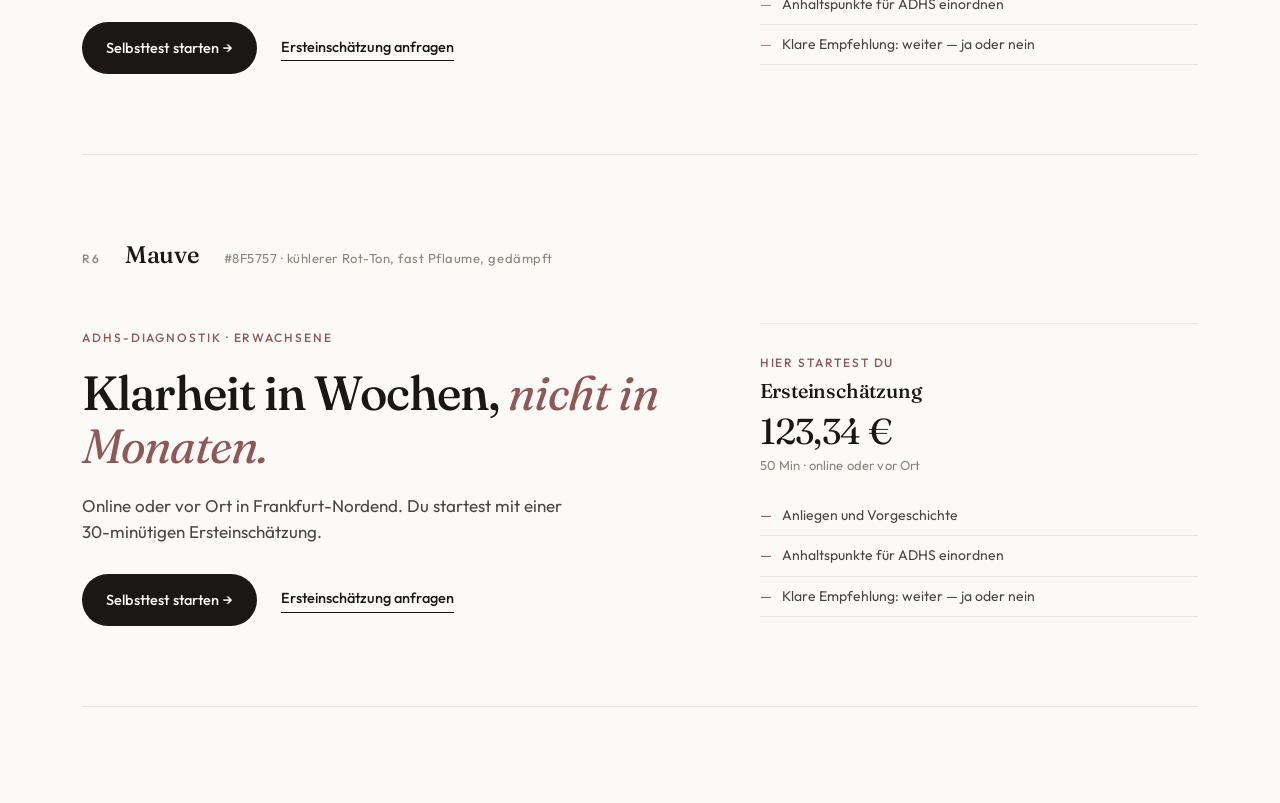
<file: mockups/red-tones.html>
<!DOCTYPE html>
<html lang="de">
<head>
<meta charset="UTF-8">
<meta name="viewport" content="width=device-width, initial-scale=1.0">
<title>Rot-Tönen für E3 · ADHS-Diagnostik Frankfurt</title>
<link rel="preconnect" href="https://fonts.googleapis.com">
<link rel="preconnect" href="https://fonts.gstatic.com" crossorigin>
<link href="https://fonts.googleapis.com/css2?family=Fraunces:ital,opsz,wght@0,9..144,400;0,9..144,500;1,9..144,300;1,9..144,400&family=Outfit:wght@300;400;500;600&display=swap" rel="stylesheet">
<style>
  :root{
    --bg: #FBFAF7;
    --surface: #FFFFFF;
    --ink: #1A1715;
    --ink-soft: #4A4540;
    --ink-muted: #8A847C;
    --hairline: #E8E4DC;
  }
  *,*::before,*::after{box-sizing:border-box}
  body{
    margin:0;
    font-family:"Outfit",system-ui,sans-serif;
    font-size:16px;line-height:1.65;
    color:var(--ink-soft);
    background:var(--bg);
    -webkit-font-smoothing:antialiased;
    font-weight:400;
  }
  .page{max-width:1180px;margin:0 auto;padding:64px 32px 96px}
  .page__intro{margin:0 0 64px;max-width:60ch}
  .page__intro h1{
    font-family:"Fraunces",serif;font-weight:500;
    font-size:clamp(32px,4vw,48px);line-height:1.1;letter-spacing:-0.02em;
    color:var(--ink);margin:0 0 16px;
  }
  .page__intro h1 em{font-style:italic;font-weight:400;color:var(--ink-soft)}
  .page__intro p{font-size:17px;color:var(--ink-soft);margin:0;max-width:60ch}
  .page__intro a{
    color:var(--ink);border-bottom:1px solid var(--ink);
    text-decoration:none;padding-bottom:1px;
  }

  /* Palette swatches row */
  .swatch-row{
    display:flex;flex-wrap:wrap;gap:16px;margin:0 0 80px;
    border-top:1px solid var(--hairline);padding-top:32px;
  }
  .swatch{
    flex:1;min-width:140px;
    display:flex;flex-direction:column;gap:8px;
  }
  .swatch__chip{
    aspect-ratio:1.6;border-radius:2px;
  }
  .swatch__label{
    font-size:12.5px;color:var(--ink-muted);letter-spacing:0.01em;
  }
  .swatch__name{
    font-family:"Fraunces",serif;font-weight:500;font-size:17px;
    color:var(--ink);letter-spacing:-0.01em;
  }
  .swatch__hex{
    font-family:"Outfit",sans-serif;font-size:13px;color:var(--ink-muted);
    letter-spacing:0.04em;
  }

  /* Tone strips — one per variant */
  .strip{
    padding:80px 0;
    border-top:1px solid var(--hairline);
  }
  .strip:last-of-type{border-bottom:1px solid var(--hairline)}
  .strip__head{
    display:flex;flex-wrap:wrap;align-items:baseline;gap:24px;
    margin:0 0 48px;
  }
  .strip__variant{
    font-family:"Outfit",sans-serif;font-size:12px;font-weight:500;
    letter-spacing:0.16em;text-transform:uppercase;
    color:var(--ink-muted);
  }
  .strip__name{
    font-family:"Fraunces",serif;font-weight:500;font-size:24px;
    color:var(--ink);letter-spacing:-0.01em;margin:0;
  }
  .strip__hex{
    font-family:"Outfit",sans-serif;font-size:13px;color:var(--ink-muted);
    letter-spacing:0.04em;
  }
  .strip__demo{
    display:grid;grid-template-columns:1fr;gap:40px;align-items:start;
  }
  @media(min-width:920px){
    .strip__demo{grid-template-columns:1.4fr 1fr;gap:64px}
  }
  .demo__eyebrow{
    font-family:"Outfit",sans-serif;font-size:12px;font-weight:500;
    letter-spacing:0.16em;text-transform:uppercase;
    display:inline-block;margin:0 0 20px;
  }
  .demo__h1{
    font-family:"Fraunces",serif;font-weight:500;
    font-size:clamp(32px,4.2vw,48px);line-height:1.1;letter-spacing:-0.02em;
    color:var(--ink);margin:0 0 20px;
  }
  .demo__h1 em{
    font-style:italic;font-weight:400;
  }
  .demo__lead{
    font-size:17px;line-height:1.55;color:var(--ink-soft);
    margin:0 0 28px;max-width:46ch;
  }
  .demo__ctas{display:flex;gap:24px;align-items:center;flex-wrap:wrap}
  .btn--primary{
    display:inline-flex;align-items:center;gap:10px;
    padding:14px 24px;border-radius:999px;
    color:var(--bg);font-family:"Outfit",sans-serif;
    font-size:14.5px;font-weight:500;letter-spacing:0.01em;
    text-decoration:none;
  }
  .btn--text{
    font-family:"Outfit",sans-serif;font-size:14.5px;font-weight:500;
    color:var(--ink);text-decoration:none;
    border-bottom:1px solid var(--ink);padding-bottom:2px;
  }
  .demo__price-card{
    padding:24px 0 0;
    border-top:1px solid var(--hairline);
  }
  .demo__price-label{
    font-family:"Outfit",sans-serif;font-size:12px;font-weight:500;
    letter-spacing:0.16em;text-transform:uppercase;
    margin:0 0 12px;
  }
  .demo__price-name{
    font-family:"Fraunces",serif;font-weight:500;font-size:20px;
    color:var(--ink);margin:0 0 6px;letter-spacing:-0.01em;
  }
  .demo__price-amount{
    font-family:"Fraunces",serif;font-size:36px;font-weight:400;
    color:var(--ink);letter-spacing:-0.02em;line-height:1;margin:0 0 6px;
  }
  .demo__price-meta{
    font-size:13px;color:var(--ink-muted);letter-spacing:0.01em;margin:0 0 20px;
  }
  .demo__price-list{
    list-style:none;padding:0;margin:0;font-size:14px;
  }
  .demo__price-list li{
    padding:8px 0;border-bottom:1px solid var(--hairline);
    color:var(--ink-soft);
  }
  .demo__price-list li::before{
    content:"—";margin-right:10px;
  }

  /* --- TONES --- */
  .t-r1{--accent:#A8615C;--accent-soft:#F4E8E6}
  .t-r2{--accent:#B8674F;--accent-soft:#F5E5DD}
  .t-r3{--accent:#9C4A3F;--accent-soft:#EFDDDA}
  .t-r4{--accent:#6E2F2E;--accent-soft:#E8D5D2}
  .t-r5{--accent:#C77370;--accent-soft:#F6E2E0}
  .t-r6{--accent:#8F5757;--accent-soft:#ECDADA}

  .strip .demo__eyebrow{color:var(--accent)}
  .strip .demo__h1 em{color:var(--accent)}
  .strip .btn--primary{background:var(--ink)}
  .strip .btn--primary:hover{background:var(--accent)}
  .strip .demo__price-label{color:var(--accent)}
  .strip .demo__price-list li::before{color:var(--accent)}

  /* Variant tag */
  .variant-tag{
    position:fixed;bottom:24px;left:24px;background:var(--ink);color:var(--bg);
    padding:10px 16px;border-radius:999px;font-size:11px;letter-spacing:0.12em;
    text-transform:uppercase;z-index:100;font-weight:500;
  }
  .variant-tag a{color:var(--bg);text-decoration:none;opacity:.6;margin-left:14px}
  .variant-tag a:hover{opacity:1}
</style>
</head>
<body>
<div class="page">
  <div class="page__intro">
    <h1>Sechs <em>Rot-Tönen</em> für E3.</h1>
    <p>Gleiche Typo (Fraunces Roman + Outfit), gleiche Off-White-Basis, gleiche Struktur — nur der Accent unterscheidet sich. Jede Spalte zeigt, wie der Ton im Hero, am CTA, im italic-Akzent und am Pricing-Anker wirkt. <a href="index.html">↑ zurück zur Auswahl</a></p>
  </div>

  <!-- Palette swatches at a glance -->
  <div class="swatch-row">
    <div class="swatch">
      <div class="swatch__chip" style="background:#A8615C"></div>
      <span class="swatch__label">R1 · aktuell</span>
      <span class="swatch__name">Altrosa</span>
      <span class="swatch__hex">#A8615C</span>
    </div>
    <div class="swatch">
      <div class="swatch__chip" style="background:#B8674F"></div>
      <span class="swatch__label">R2</span>
      <span class="swatch__name">Terrakotta</span>
      <span class="swatch__hex">#B8674F</span>
    </div>
    <div class="swatch">
      <div class="swatch__chip" style="background:#9C4A3F"></div>
      <span class="swatch__label">R3</span>
      <span class="swatch__name">Brick</span>
      <span class="swatch__hex">#9C4A3F</span>
    </div>
    <div class="swatch">
      <div class="swatch__chip" style="background:#6E2F2E"></div>
      <span class="swatch__label">R4</span>
      <span class="swatch__name">Burgund</span>
      <span class="swatch__hex">#6E2F2E</span>
    </div>
    <div class="swatch">
      <div class="swatch__chip" style="background:#C77370"></div>
      <span class="swatch__label">R5</span>
      <span class="swatch__name">Koralle</span>
      <span class="swatch__hex">#C77370</span>
    </div>
    <div class="swatch">
      <div class="swatch__chip" style="background:#8F5757"></div>
      <span class="swatch__label">R6</span>
      <span class="swatch__name">Mauve</span>
      <span class="swatch__hex">#8F5757</span>
    </div>
  </div>

  <!-- R1 Altrosa (current) -->
  <section class="strip t-r1">
    <div class="strip__head">
      <span class="strip__variant">R1 · aktuell</span>
      <h2 class="strip__name">Altrosa</h2>
      <span class="strip__hex">#A8615C · warm, dusty, balanced</span>
    </div>
    <div class="strip__demo">
      <div>
        <span class="demo__eyebrow">ADHS-Diagnostik · Erwachsene</span>
        <h3 class="demo__h1">Klarheit in Wochen, <em>nicht in Monaten.</em></h3>
        <p class="demo__lead">Online oder vor Ort in Frankfurt-Nordend. Du startest mit einer 30-minütigen Ersteinschätzung.</p>
        <div class="demo__ctas">
          <a href="#" class="btn--primary">Selbsttest starten →</a>
          <a href="#" class="btn--text">Ersteinschätzung anfragen</a>
        </div>
      </div>
      <div class="demo__price-card">
        <span class="demo__price-label">Hier startest du</span>
        <h4 class="demo__price-name">Ersteinschätzung</h4>
        <div class="demo__price-amount">123,34 €</div>
        <p class="demo__price-meta">50 Min · online oder vor Ort</p>
        <ul class="demo__price-list">
          <li>Anliegen und Vorgeschichte</li>
          <li>Anhaltspunkte für ADHS einordnen</li>
          <li>Klare Empfehlung: weiter — ja oder nein</li>
        </ul>
      </div>
    </div>
  </section>

  <!-- R2 Terrakotta -->
  <section class="strip t-r2">
    <div class="strip__head">
      <span class="strip__variant">R2</span>
      <h2 class="strip__name">Terrakotta</h2>
      <span class="strip__hex">#B8674F · wärmer, keramisch, sonniger</span>
    </div>
    <div class="strip__demo">
      <div>
        <span class="demo__eyebrow">ADHS-Diagnostik · Erwachsene</span>
        <h3 class="demo__h1">Klarheit in Wochen, <em>nicht in Monaten.</em></h3>
        <p class="demo__lead">Online oder vor Ort in Frankfurt-Nordend. Du startest mit einer 30-minütigen Ersteinschätzung.</p>
        <div class="demo__ctas">
          <a href="#" class="btn--primary">Selbsttest starten →</a>
          <a href="#" class="btn--text">Ersteinschätzung anfragen</a>
        </div>
      </div>
      <div class="demo__price-card">
        <span class="demo__price-label">Hier startest du</span>
        <h4 class="demo__price-name">Ersteinschätzung</h4>
        <div class="demo__price-amount">123,34 €</div>
        <p class="demo__price-meta">50 Min · online oder vor Ort</p>
        <ul class="demo__price-list">
          <li>Anliegen und Vorgeschichte</li>
          <li>Anhaltspunkte für ADHS einordnen</li>
          <li>Klare Empfehlung: weiter — ja oder nein</li>
        </ul>
      </div>
    </div>
  </section>

  <!-- R3 Brick -->
  <section class="strip t-r3">
    <div class="strip__head">
      <span class="strip__variant">R3</span>
      <h2 class="strip__name">Brick</h2>
      <span class="strip__hex">#9C4A3F · erdiger, gegründeter, weniger rosig</span>
    </div>
    <div class="strip__demo">
      <div>
        <span class="demo__eyebrow">ADHS-Diagnostik · Erwachsene</span>
        <h3 class="demo__h1">Klarheit in Wochen, <em>nicht in Monaten.</em></h3>
        <p class="demo__lead">Online oder vor Ort in Frankfurt-Nordend. Du startest mit einer 30-minütigen Ersteinschätzung.</p>
        <div class="demo__ctas">
          <a href="#" class="btn--primary">Selbsttest starten →</a>
          <a href="#" class="btn--text">Ersteinschätzung anfragen</a>
        </div>
      </div>
      <div class="demo__price-card">
        <span class="demo__price-label">Hier startest du</span>
        <h4 class="demo__price-name">Ersteinschätzung</h4>
        <div class="demo__price-amount">123,34 €</div>
        <p class="demo__price-meta">50 Min · online oder vor Ort</p>
        <ul class="demo__price-list">
          <li>Anliegen und Vorgeschichte</li>
          <li>Anhaltspunkte für ADHS einordnen</li>
          <li>Klare Empfehlung: weiter — ja oder nein</li>
        </ul>
      </div>
    </div>
  </section>

  <!-- R4 Burgund -->
  <section class="strip t-r4">
    <div class="strip__head">
      <span class="strip__variant">R4</span>
      <h2 class="strip__name">Burgund</h2>
      <span class="strip__hex">#6E2F2E · reif, premium, ruhig autoritativ</span>
    </div>
    <div class="strip__demo">
      <div>
        <span class="demo__eyebrow">ADHS-Diagnostik · Erwachsene</span>
        <h3 class="demo__h1">Klarheit in Wochen, <em>nicht in Monaten.</em></h3>
        <p class="demo__lead">Online oder vor Ort in Frankfurt-Nordend. Du startest mit einer 30-minütigen Ersteinschätzung.</p>
        <div class="demo__ctas">
          <a href="#" class="btn--primary">Selbsttest starten →</a>
          <a href="#" class="btn--text">Ersteinschätzung anfragen</a>
        </div>
      </div>
      <div class="demo__price-card">
        <span class="demo__price-label">Hier startest du</span>
        <h4 class="demo__price-name">Ersteinschätzung</h4>
        <div class="demo__price-amount">123,34 €</div>
        <p class="demo__price-meta">50 Min · online oder vor Ort</p>
        <ul class="demo__price-list">
          <li>Anliegen und Vorgeschichte</li>
          <li>Anhaltspunkte für ADHS einordnen</li>
          <li>Klare Empfehlung: weiter — ja oder nein</li>
        </ul>
      </div>
    </div>
  </section>

  <!-- R5 Koralle -->
  <section class="strip t-r5">
    <div class="strip__head">
      <span class="strip__variant">R5</span>
      <h2 class="strip__name">Koralle</h2>
      <span class="strip__hex">#C77370 · leichter, freundlicher, weiblicher</span>
    </div>
    <div class="strip__demo">
      <div>
        <span class="demo__eyebrow">ADHS-Diagnostik · Erwachsene</span>
        <h3 class="demo__h1">Klarheit in Wochen, <em>nicht in Monaten.</em></h3>
        <p class="demo__lead">Online oder vor Ort in Frankfurt-Nordend. Du startest mit einer 30-minütigen Ersteinschätzung.</p>
        <div class="demo__ctas">
          <a href="#" class="btn--primary">Selbsttest starten →</a>
          <a href="#" class="btn--text">Ersteinschätzung anfragen</a>
        </div>
      </div>
      <div class="demo__price-card">
        <span class="demo__price-label">Hier startest du</span>
        <h4 class="demo__price-name">Ersteinschätzung</h4>
        <div class="demo__price-amount">123,34 €</div>
        <p class="demo__price-meta">50 Min · online oder vor Ort</p>
        <ul class="demo__price-list">
          <li>Anliegen und Vorgeschichte</li>
          <li>Anhaltspunkte für ADHS einordnen</li>
          <li>Klare Empfehlung: weiter — ja oder nein</li>
        </ul>
      </div>
    </div>
  </section>

  <!-- R6 Mauve -->
  <section class="strip t-r6">
    <div class="strip__head">
      <span class="strip__variant">R6</span>
      <h2 class="strip__name">Mauve</h2>
      <span class="strip__hex">#8F5757 · kühlerer Rot-Ton, fast Pflaume, gedämpft</span>
    </div>
    <div class="strip__demo">
      <div>
        <span class="demo__eyebrow">ADHS-Diagnostik · Erwachsene</span>
        <h3 class="demo__h1">Klarheit in Wochen, <em>nicht in Monaten.</em></h3>
        <p class="demo__lead">Online oder vor Ort in Frankfurt-Nordend. Du startest mit einer 30-minütigen Ersteinschätzung.</p>
        <div class="demo__ctas">
          <a href="#" class="btn--primary">Selbsttest starten →</a>
          <a href="#" class="btn--text">Ersteinschätzung anfragen</a>
        </div>
      </div>
      <div class="demo__price-card">
        <span class="demo__price-label">Hier startest du</span>
        <h4 class="demo__price-name">Ersteinschätzung</h4>
        <div class="demo__price-amount">123,34 €</div>
        <p class="demo__price-meta">50 Min · online oder vor Ort</p>
        <ul class="demo__price-list">
          <li>Anliegen und Vorgeschichte</li>
          <li>Anhaltspunkte für ADHS einordnen</li>
          <li>Klare Empfehlung: weiter — ja oder nein</li>
        </ul>
      </div>
    </div>
  </section>
</div>

<div class="variant-tag">Rot-Tönen · E3 <a href="index.html">↑ zurück</a></div>
</body>
</html>
</file>
<file: styles.css>
/* ===== Praxis Schleich Landing Page === Tokens (E3 · Rose Conversion) === */
:root {
  /* Colors — E3 Feminine Minimal · Rose Conversion */
  --bg: #FBFAF7;
  --bg-soft: #FFFFFF;
  --text: #1A1715;
  --text-body: #4A4540;
  --text-muted: #8A847C;
  --accent: #C77370;
  --accent-soft: #F6E2E0;
  --accent-highlight: #F6E2E0;
  --border: #E8E4DC;
  --success: #16a34a;

  /* Type scale */
  --fs-xs: 12.5px;
  --fs-sm: 13.5px;
  --fs-base: 16px;
  --fs-md: 17px;
  --fs-lg: 18px;
  --fs-xl: clamp(22px, 2.4vw, 26px);
  --fs-2xl: clamp(28px, 3.6vw, 40px);
  --fs-3xl: clamp(38px, 5.2vw, 62px);

  /* Spacing (4px base) */
  --sp-1: 4px;
  --sp-2: 8px;
  --sp-3: 12px;
  --sp-4: 16px;
  --sp-6: 24px;
  --sp-8: 32px;
  --sp-12: 48px;
  --sp-16: 64px;
  --sp-20: 80px;
  --sp-24: 96px;

  /* Layout */
  --container: 1180px;
  --gutter: 32px;

  /* Radii */
  --radius-sm: 2px;
  --radius-md: 4px;
  --radius-lg: 6px;
  --radius-pill: 999px;

  /* Section padding */
  --section-py: 72px;
}

@media (min-width: 768px) {
  :root {
    --section-py: 112px;
    --gutter: 32px;
  }
}
@media (max-width: 640px) {
  :root { --gutter: 20px; }
}

html { scroll-behavior: smooth; }
@media (prefers-reduced-motion: reduce) {
  html { scroll-behavior: auto; }
}

/* ===== Reset / base ===== */
*, *::before, *::after { box-sizing: border-box; }
html { -webkit-text-size-adjust: 100%; }
body {
  margin: 0;
  font-family: "Outfit", system-ui, -apple-system, "Helvetica Neue", Arial, sans-serif;
  font-size: var(--fs-base);
  line-height: 1.65;
  color: var(--text-body);
  background: var(--bg);
  -webkit-font-smoothing: antialiased;
  font-weight: 400;
}
h1, h2, h3, h4, h5, h6 {
  margin: 0 0 var(--sp-4) 0;
  color: var(--text);
  font-family: "Fraunces", Georgia, "Times New Roman", serif;
  font-weight: 500;
  line-height: 1.12;
  letter-spacing: -0.02em;
}
h1 { font-size: var(--fs-3xl); line-height: 1.08; }
h2 { font-size: var(--fs-2xl); line-height: 1.15; }
h3 {
  font-size: var(--fs-lg);
  font-family: "Outfit", system-ui, sans-serif;
  font-weight: 500;
  line-height: 1.3;
  letter-spacing: -0.005em;
}
p { margin: 0 0 var(--sp-4) 0; }
a {
  color: var(--text);
  text-decoration: none;
  border-bottom: 1px solid currentColor;
  padding-bottom: 1px;
  transition: color 0.2s ease, border-color 0.2s ease;
}
a:hover { color: var(--accent); border-color: var(--accent); }
img { max-width: 100%; height: auto; display: block; }
button { font: inherit; cursor: pointer; }
ul, ol { padding-left: var(--sp-6); margin: 0 0 var(--sp-4) 0; }
:focus-visible { outline: 2px solid var(--accent); outline-offset: 3px; }

/* ===== Layout primitives ===== */
.container {
  width: 100%;
  max-width: var(--container);
  margin: 0 auto;
  padding: 0 var(--gutter);
}
.section { padding: var(--section-py) 0; }
.section--soft {
  background: var(--bg-soft);
  border-top: 1px solid var(--border);
  border-bottom: 1px solid var(--border);
}

/* ===== Legal Pages (Impressum, Datenschutz) ===== */
.legal-page .container {
  max-width: 760px;
}
.legal-page h1 {
  margin: var(--sp-6) 0 var(--sp-8);
  max-width: 18ch;
}
.legal-page h2 {
  margin: var(--sp-12) 0 var(--sp-4);
  font-size: var(--fs-xl);
}
.legal-page p,
.legal-page address {
  font-size: var(--fs-base);
  line-height: 1.65;
  margin: 0 0 var(--sp-4);
  max-width: 65ch;
  color: var(--text-body);
}
.legal-page address {
  font-style: normal;
}
.legal-page strong {
  color: var(--text);
  font-weight: 500;
}
.legal-page a {
  color: var(--text);
  border-bottom: 1px solid var(--border);
  transition: color 0.2s ease, border-color 0.2s ease;
}
.legal-page a:hover {
  color: var(--accent);
  border-bottom-color: var(--accent);
}
.legal-back {
  margin-top: var(--sp-16) !important;
  font-size: var(--fs-sm);
  color: var(--text-muted);
}
.legal-back a {
  border-bottom: 0;
}

/* ===== Site Navigation ===== */
.site-nav {
  padding: var(--sp-6) 0;
  background: var(--bg);
  border-bottom: 1px solid var(--border);
  position: sticky;
  top: 0;
  z-index: 50;
  backdrop-filter: saturate(180%) blur(8px);
  -webkit-backdrop-filter: saturate(180%) blur(8px);
  background: rgba(251, 250, 247, 0.85);
}
.nav {
  display: flex;
  justify-content: space-between;
  align-items: baseline;
  gap: var(--sp-6);
}
.nav__brand {
  font-family: "Fraunces", Georgia, serif;
  font-style: italic;
  font-weight: 400;
  font-size: 20px;
  color: var(--text);
  letter-spacing: -0.01em;
  border: 0;
  padding: 0;
  text-decoration: none;
  transition: color 0.2s ease;
}
.nav__brand:hover { color: var(--accent); border: 0; }
.nav__meta {
  display: flex;
  align-items: baseline;
  gap: var(--sp-6);
  font-size: var(--fs-sm);
  color: var(--text-muted);
  letter-spacing: 0.005em;
}
.nav__location {
  color: var(--text-muted);
}
.nav__link {
  color: var(--text);
  text-decoration: none;
  border-bottom: 1px solid transparent;
  padding-bottom: 1px;
  transition: color 0.2s ease, border-color 0.2s ease;
}
.nav__link:hover {
  color: var(--accent);
  border-bottom-color: var(--accent);
}
.nav__cta {
  color: var(--text);
  text-decoration: none;
  border-bottom: 1px solid var(--text);
  padding-bottom: 1px;
  font-weight: 500;
  transition: color 0.2s ease, border-color 0.2s ease;
}
.nav__cta:hover {
  color: var(--accent);
  border-bottom-color: var(--accent);
}
.nav__meta a[aria-current="page"] {
  color: var(--accent);
  border-bottom-color: var(--accent);
}
@media (max-width: 900px) {
  .nav__meta { gap: var(--sp-4); }
}
@media (max-width: 768px) {
  .nav__link { display: none; }
  .nav { gap: var(--sp-4); }
}

/* ===== Eyebrow (uppercase letterspaced accent label) ===== */
.pill {
  display: inline-block;
  font-family: "Outfit", sans-serif;
  font-size: var(--fs-xs);
  font-weight: 500;
  letter-spacing: 0.16em;
  text-transform: uppercase;
  color: var(--accent);
  margin: 0 0 var(--sp-6);
  border: 0;
  padding: 0;
  background: transparent;
}

/* ===== Highlight (hero phrase emphasis) ===== */
.hl {
  font-style: italic;
  font-weight: 400;
  color: var(--accent);
  background: none;
  padding: 0;
}

/* ===== Components: buttons ===== */
.btn {
  display: inline-flex;
  align-items: center;
  gap: 10px;
  padding: 16px 28px;
  border-radius: var(--radius-pill);
  font-family: "Outfit", sans-serif;
  font-size: 15px;
  font-weight: 500;
  letter-spacing: 0.01em;
  text-align: center;
  border: 1px solid transparent;
  text-decoration: none;
  cursor: pointer;
  transition: transform 0.15s ease, background 0.2s ease, color 0.2s ease, border-color 0.2s ease;
}
.btn:hover { text-decoration: none; transform: translateY(-1px); }
.btn:active { transform: translateY(0); }
.btn--primary {
  background: var(--text);
  color: var(--bg);
  border-color: var(--text);
}
.btn--primary:hover { background: var(--accent); border-color: var(--accent); color: var(--bg); }
.btn--secondary {
  background: transparent;
  color: var(--text);
  border: 0;
  border-bottom: 1px solid var(--text);
  border-radius: 0;
  padding: 4px 0 4px 0;
}
.btn--secondary:hover {
  color: var(--accent);
  border-bottom-color: var(--accent);
  transform: none;
}

/* ===== Section: Hero ===== */
.section-hero { padding: var(--sp-12) 0 var(--sp-24); }
@media (min-width: 768px) {
  .section-hero { padding: var(--sp-16) 0 var(--sp-24); }
}
.section-hero__grid {
  display: grid;
  grid-template-columns: 1fr;
  gap: var(--sp-12);
  align-items: start;
}
@media (min-width: 920px) {
  .section-hero__grid {
    grid-template-columns: 1.4fr 1fr;
    gap: var(--sp-20);
  }
}
.section-hero__title {
  margin: 0 0 var(--sp-6);
  max-width: 18ch;
}
.section-hero__lead {
  font-size: var(--fs-lg);
  line-height: 1.55;
  color: var(--text-body);
  margin: 0 0 var(--sp-8);
  max-width: 50ch;
}
.section-hero__ctas {
  display: flex;
  flex-wrap: wrap;
  gap: var(--sp-6);
  align-items: center;
  margin-bottom: var(--sp-3);
}
.section-hero__trust {
  display: flex;
  flex-wrap: wrap;
  align-items: center;
  margin-top: var(--sp-6);
  padding-top: var(--sp-6);
  border-top: 1px solid var(--border);
  font-size: var(--fs-sm);
  color: var(--text-muted);
  gap: 0;
}
.section-hero__trust span { display: inline-flex; align-items: center; }
.section-hero__trust span::before { content: none; }
.section-hero__trust span:not(:last-child)::after {
  content: "";
  width: 3px;
  height: 3px;
  border-radius: 50%;
  background: var(--border);
  margin: 0 var(--sp-4);
  display: inline-block;
}
.section-hero__photo {
  aspect-ratio: 3/4;
  background: linear-gradient(165deg, #EFE6D8 0%, #E8CFCC 38%, #D89490 78%, #C77370 100%);
  border-radius: var(--radius-sm);
  display: flex;
  align-items: flex-end;
  padding: var(--sp-4);
  color: rgba(255,255,255,0.85);
  font-size: var(--fs-xs);
  letter-spacing: 0.12em;
  text-transform: uppercase;
  font-weight: 500;
}

/* ===== Section: Value Prop (3 columns — flat, no cards) ===== */
.section-value__title {
  margin-bottom: var(--sp-16);
  max-width: 24ch;
}
.section-value__cols {
  display: grid;
  grid-template-columns: 1fr;
  gap: var(--sp-12);
}
@media (min-width: 768px) {
  .section-value__cols {
    grid-template-columns: repeat(3, 1fr);
    gap: var(--sp-16);
  }
}
.section-value__col { text-align: left; }
.section-value__icon {
  display: none; /* E3 reduces visual noise — no decorative icons */
}
.section-value__col h3 {
  font-family: "Fraunces", serif;
  font-weight: 500;
  font-size: var(--fs-xl);
  line-height: 1.2;
  letter-spacing: -0.015em;
  margin: 0 0 var(--sp-3);
}
.section-value__col p {
  font-size: var(--fs-base);
  line-height: 1.65;
  color: var(--text-body);
  max-width: 36ch;
  margin: 0;
}

/* ===== Section: ASRS Test (lightened card) ===== */
.section-asrs__intro {
  text-align: left;
  max-width: 640px;
  margin: 0 0 var(--sp-12);
}
.section-asrs__title { margin-bottom: var(--sp-3); }
.section-asrs__sub {
  color: var(--text-body);
  font-size: var(--fs-lg);
  line-height: 1.55;
  margin-bottom: var(--sp-3);
  max-width: 48ch;
}
.section-asrs__disclaimer {
  font-size: var(--fs-sm);
  color: var(--text-muted);
  font-style: normal;
  margin: 0;
}
.asrs {
  max-width: 720px;
  margin: 0;
  background: var(--bg-soft);
  border: 1px solid var(--border);
  border-radius: var(--radius-md);
  padding: var(--sp-8);
  min-height: 380px;
}
@media (min-width: 768px) { .asrs { padding: var(--sp-12); } }
.asrs__progress {
  position: relative;
  height: 2px;
  background: var(--border);
  border-radius: 0;
  margin-bottom: var(--sp-8);
  overflow: visible;
}
.asrs__progress-bar {
  height: 100%;
  background: var(--accent);
  border-radius: 0;
  transition: width 0.3s ease;
}
.asrs__progress-label {
  position: absolute;
  top: -22px;
  right: 0;
  font-size: var(--fs-xs);
  color: var(--text-muted);
  letter-spacing: 0.01em;
}
.asrs__question { border: 0; padding: 0; margin: 0; }
.asrs__question-text {
  display: block;
  font-family: "Fraunces", serif;
  font-size: var(--fs-xl);
  font-weight: 500;
  line-height: 1.25;
  color: var(--text);
  margin-bottom: var(--sp-6);
  padding: 0;
}
.asrs__options {
  display: grid;
  grid-template-columns: 1fr;
  gap: 0;
}
.asrs__option {
  display: flex;
  align-items: center;
  gap: var(--sp-4);
  padding: var(--sp-4) 0;
  background: transparent;
  border: 0;
  border-bottom: 1px solid var(--border);
  border-radius: 0;
  text-align: left;
  font-size: var(--fs-base);
  color: var(--text);
  transition: color 0.15s ease;
  cursor: pointer;
}
.asrs__option:hover { color: var(--accent); background: transparent; }
.asrs__option-letter {
  display: inline-flex;
  align-items: center;
  justify-content: center;
  width: 24px;
  height: 24px;
  background: transparent;
  border: 1px solid var(--border);
  border-radius: 50%;
  font-size: var(--fs-xs);
  font-weight: 500;
  color: var(--text-muted);
  flex-shrink: 0;
}
.asrs__option:hover .asrs__option-letter {
  border-color: var(--accent);
  background: transparent;
  color: var(--accent);
}

/* Result screen */
.asrs-result__headline { margin-bottom: var(--sp-3); }
.asrs-result__explanation {
  color: var(--text-body);
  margin-bottom: var(--sp-6);
}
.asrs-result__usp {
  background: transparent;
  border-left: 2px solid var(--accent);
  padding: 0 0 0 var(--sp-6);
  border-radius: 0;
  margin-bottom: var(--sp-6);
}
.asrs-result__usp h4 {
  margin-bottom: var(--sp-2);
  font-size: var(--fs-lg);
  font-family: "Fraunces", serif;
  font-weight: 500;
}
.asrs-result__link { font-weight: 500; }
.asrs-result__cta { display: inline-block; }

/* ===== Section: Spätdiagnose (Pain) — hairline rows, no cards ===== */
.section-pain__title {
  text-align: left;
  max-width: 24ch;
  margin: 0 0 var(--sp-6);
}
.section-pain__lead {
  font-size: var(--fs-lg);
  line-height: 1.55;
  color: var(--text-body);
  margin: 0 0 var(--sp-12);
  max-width: 50ch;
}
.section-pain__list {
  max-width: 720px;
  margin: 0;
  list-style: none;
  padding: 0;
  display: flex;
  flex-direction: column;
}
.section-pain__item {
  background: transparent;
  border: 0;
  border-top: 1px solid var(--border);
  border-radius: 0;
  padding: var(--sp-6) 0;
  font-size: var(--fs-lg);
  line-height: 1.55;
  color: var(--text);
  font-family: "Outfit", sans-serif;
  font-weight: 400;
}
.section-pain__item:last-child { border-bottom: 1px solid var(--border); }
.section-pain__bridge {
  margin-top: var(--sp-8);
  font-size: var(--fs-sm);
  color: var(--text-muted);
}
.section-pain__bridge a { color: var(--text); }

/* ===== Section: Process — numbered hairline rows ===== */
.section-process__title {
  text-align: left;
  margin: 0 0 var(--sp-16);
  max-width: 18ch;
}
.section-process__steps {
  display: flex;
  flex-direction: column;
  gap: 0;
  counter-reset: step;
  border-top: 1px solid var(--border);
}
@media (min-width: 768px) {
  .section-process__steps {
    flex-direction: column;
    gap: 0;
  }
}
.section-process__step {
  position: relative;
  padding: var(--sp-8) 0;
  background: transparent;
  border: 0;
  border-bottom: 1px solid var(--border);
  border-radius: 0;
  counter-increment: step;
  display: grid;
  grid-template-columns: 1fr;
  gap: var(--sp-3);
}
@media (min-width: 820px) {
  .section-process__step {
    grid-template-columns: 80px 1.4fr 2fr;
    grid-template-rows: auto 1fr;
    column-gap: var(--sp-12);
    row-gap: var(--sp-2);
    align-items: start;
    padding: var(--sp-12) 0;
  }
  .section-process__step::before { grid-column: 1; grid-row: 1 / span 2; }
  .section-process__step h3 { grid-column: 2; grid-row: 1; align-self: start; }
  .section-process__step .duration { grid-column: 2; grid-row: 2; align-self: start; margin-top: var(--sp-1); }
  .section-process__step p { grid-column: 3; grid-row: 1 / span 2; }
}
.section-process__step::before {
  content: counter(step, decimal-leading-zero);
  display: inline-block;
  width: auto;
  height: auto;
  background: transparent;
  color: var(--accent);
  border-radius: 0;
  font-family: "Fraunces", serif;
  font-style: italic;
  font-weight: 300;
  font-size: 32px;
  line-height: 1;
  letter-spacing: -0.02em;
  margin: 0;
}
.section-process__step h3 {
  font-family: "Outfit", sans-serif;
  font-weight: 500;
  font-size: var(--fs-lg);
  line-height: 1.3;
  color: var(--text);
  margin: 0;
  letter-spacing: -0.005em;
}
.section-process__step .duration {
  display: block;
  font-size: var(--fs-sm);
  color: var(--text-muted);
  margin-top: var(--sp-2);
  letter-spacing: 0.01em;
}
.section-process__step p {
  font-size: var(--fs-base);
  line-height: 1.65;
  color: var(--text-body);
  margin: 0;
  max-width: 54ch;
}
.section-process__note {
  margin: var(--sp-12) 0 0;
  font-size: var(--fs-sm);
  color: var(--text-muted);
  max-width: 50ch;
}

/* ===== Section: Anschluss — surface flip, not dark ===== */
.section-anschluss {
  background: var(--bg-soft);
  color: var(--text);
  border-top: 1px solid var(--border);
  border-bottom: 1px solid var(--border);
}
.section-anschluss h2,
.section-anschluss h3 { color: var(--text); }
.section-anschluss__inner {
  max-width: 720px;
  margin: 0;
  text-align: left;
}
.section-anschluss__title {
  margin: 0 0 var(--sp-8);
  max-width: 24ch;
}
.section-anschluss__body {
  font-size: var(--fs-lg);
  line-height: 1.6;
  color: var(--text-body);
  margin: 0 0 var(--sp-6);
  text-align: left;
}
.section-anschluss__body strong { color: var(--text); font-weight: 500; }
.section-anschluss__close {
  font-style: italic;
  font-family: "Fraunces", serif;
  font-weight: 400;
  color: var(--accent);
  font-size: var(--fs-lg);
  margin-top: var(--sp-8);
}

/* ===== Section: Therapeutin ===== */
.section-therapeut__grid {
  display: grid;
  grid-template-columns: 1fr;
  gap: var(--sp-12);
  align-items: start;
  max-width: 1000px;
  margin: 0 auto;
}
@media (min-width: 768px) {
  .section-therapeut__grid {
    grid-template-columns: 1fr 1.5fr;
    gap: var(--sp-16);
  }
}
.section-therapeut__photo {
  width: 100%;
  aspect-ratio: 3/4;
  object-fit: cover;
  border-radius: var(--radius-sm);
  background: var(--accent-soft);
}
.section-therapeut__title {
  margin: 0 0 var(--sp-3);
  max-width: 16ch;
}
.section-therapeut__role {
  display: block;
  color: var(--text-muted);
  font-size: var(--fs-sm);
  letter-spacing: 0.01em;
  margin-bottom: var(--sp-6);
}
.section-therapeut__grid blockquote {
  margin: var(--sp-8) 0 0;
  padding: 0 0 0 var(--sp-6);
  border-left: 2px solid var(--accent);
  font-family: "Fraunces", serif;
  font-style: italic;
  font-weight: 300;
  font-size: var(--fs-lg);
  line-height: 1.5;
  color: var(--text);
}
.section-therapeut__meta {
  list-style: none;
  padding: 0;
  margin: var(--sp-6) 0 0;
  font-size: var(--fs-sm);
  color: var(--text-muted);
  display: flex;
  flex-wrap: wrap;
  gap: 0;
}
.section-therapeut__meta li { display: inline-flex; align-items: center; }
.section-therapeut__meta li:not(:last-child)::after {
  content: "";
  width: 3px;
  height: 3px;
  border-radius: 50%;
  background: var(--border);
  margin: 0 var(--sp-4);
  display: inline-block;
}

/* ===== Section: Praxis ===== */
.section-praxis__grid {
  display: grid;
  grid-template-columns: 1fr;
  gap: var(--sp-8);
  max-width: 1000px;
  margin: 0 auto;
  align-items: start;
}
@media (min-width: 768px) {
  .section-praxis__grid {
    grid-template-columns: 1.2fr 1fr;
    gap: var(--sp-12);
  }
}
.section-praxis__photo,
.section-praxis__map {
  width: 100%;
  aspect-ratio: 4/3;
  object-fit: cover;
  border-radius: var(--radius-sm);
  background: var(--accent-soft);
}
.section-praxis__address {
  font-style: normal;
  margin-top: var(--sp-6);
  font-size: var(--fs-base);
  line-height: 1.6;
}
.section-praxis__address strong {
  display: block;
  font-family: "Fraunces", serif;
  font-weight: 500;
  font-size: var(--fs-lg);
  margin-bottom: var(--sp-2);
}

/* ===== Section: Pricing — flat, hairline-separated ===== */
.section-pricing__title {
  text-align: left;
  margin: 0 0 var(--sp-4);
  max-width: 22ch;
}
.section-pricing__lead {
  text-align: left;
  max-width: 56ch;
  margin: 0 0 var(--sp-12);
  font-size: var(--fs-lg);
  line-height: 1.55;
  color: var(--text-body);
}
.section-pricing__cards {
  display: grid;
  grid-template-columns: 1fr;
  gap: 0;
  max-width: 100%;
  margin: 0;
  border-top: 1px solid var(--border);
}
@media (min-width: 768px) {
  .section-pricing__cards {
    grid-template-columns: 1fr 1fr;
    gap: 0;
    border-top: 1px solid var(--border);
  }
}
.pricing-card {
  background: transparent;
  border: 0;
  border-bottom: 1px solid var(--border);
  border-radius: 0;
  padding: var(--sp-12) 0;
  position: relative;
}
@media (min-width: 768px) {
  .pricing-card {
    padding: var(--sp-12) var(--sp-12) var(--sp-12) 0;
  }
  .pricing-card + .pricing-card {
    padding-left: var(--sp-12);
    padding-right: 0;
    border-left: 1px solid var(--border);
  }
}
.pricing-card--featured {
  border-color: var(--border);
  box-shadow: none;
}
.pricing-card__badge {
  position: static;
  display: inline-block;
  background: transparent;
  color: var(--accent);
  padding: 0;
  border-radius: 0;
  font-family: "Outfit", sans-serif;
  font-size: var(--fs-xs);
  font-weight: 500;
  letter-spacing: 0.16em;
  text-transform: uppercase;
  margin: 0 0 var(--sp-3);
}
.pricing-card__name {
  font-family: "Fraunces", serif;
  font-weight: 500;
  font-size: var(--fs-xl);
  line-height: 1.2;
  margin: 0 0 var(--sp-3);
  color: var(--text);
}
.pricing-card__price {
  font-family: "Fraunces", serif;
  font-size: clamp(32px, 3.6vw, 42px);
  font-weight: 400;
  letter-spacing: -0.02em;
  color: var(--text);
  margin: 0 0 var(--sp-2);
  line-height: 1;
}
.pricing-card__meta {
  margin: 0 0 var(--sp-6);
  font-size: var(--fs-sm);
  color: var(--text-muted);
  letter-spacing: 0.01em;
}
.pricing-card__list {
  list-style: none;
  padding: 0;
  margin: 0 0 var(--sp-8);
}
.pricing-card__list li {
  padding: var(--sp-3) 0;
  font-size: var(--fs-base);
  color: var(--text-body);
  border-bottom: 1px solid var(--border);
  line-height: 1.5;
}
.pricing-card__list li:last-child { border-bottom: 0; }
.pricing-card__list li::before {
  content: "—";
  color: var(--accent);
  font-weight: 400;
  margin-right: var(--sp-3);
}
.pricing-card__target {
  font-size: var(--fs-sm);
  color: var(--text-muted);
  font-style: italic;
  font-family: "Fraunces", serif;
  font-weight: 300;
  line-height: 1.5;
  margin: 0;
  max-width: 36ch;
}
.section-pricing__note {
  max-width: 720px;
  margin: var(--sp-12) 0 0;
  text-align: left;
  font-size: var(--fs-sm);
  color: var(--text-muted);
  line-height: 1.6;
}
.section-pricing__note strong { color: var(--text); font-weight: 500; }

/* ===== Section: FAQ ===== */
.section-faq__title {
  text-align: left;
  margin: 0 0 var(--sp-12);
  max-width: 24ch;
}
.section-faq__list {
  max-width: 820px;
  margin: 0;
  border-top: 1px solid var(--border);
}
.faq-item {
  border-bottom: 1px solid var(--border);
  padding: 0;
}
.faq-item summary {
  cursor: pointer;
  list-style: none;
  font-family: "Outfit", sans-serif;
  font-size: var(--fs-lg);
  font-weight: 500;
  color: var(--text);
  padding: var(--sp-6) var(--sp-12) var(--sp-6) 0;
  position: relative;
  letter-spacing: -0.005em;
  transition: color 0.2s ease;
}
.faq-item summary:hover { color: var(--accent); }
.faq-item summary::-webkit-details-marker { display: none; }
.faq-item summary::after {
  content: "+";
  position: absolute;
  right: 0;
  top: 50%;
  transform: translateY(-50%);
  font-family: "Fraunces", serif;
  font-weight: 300;
  font-size: 26px;
  color: var(--text-muted);
  transition: color 0.2s ease, transform 0.2s ease;
}
.faq-item[open] summary::after {
  content: "−";
  color: var(--accent);
}
.faq-item__body {
  padding: 0 0 var(--sp-8);
  color: var(--text-body);
  font-size: var(--fs-base);
  line-height: 1.65;
  max-width: 60ch;
}
.faq-item__body em { font-style: italic; color: var(--text-muted); }
.faq-item__body strong { color: var(--text); font-weight: 500; }
.faq-item__body a { color: var(--text); }

/* ===== Section: Final CTA — light, hairline-framed (E3-style CTA anchor) ===== */
.section-cta {
  background: var(--bg);
  color: var(--text);
  text-align: left;
  border-top: 1px solid var(--border);
}
.section-cta .container {
  display: grid;
  grid-template-columns: 1fr;
  gap: var(--sp-8);
  align-items: end;
}
@media (min-width: 780px) {
  .section-cta .container {
    grid-template-columns: 1.4fr 1fr;
    gap: var(--sp-16);
  }
}
.section-cta h2 {
  color: var(--text);
  margin: 0 0 var(--sp-4);
  max-width: 18ch;
}
.section-cta__sub {
  color: var(--text-body);
  font-size: var(--fs-lg);
  line-height: 1.55;
  margin: 0;
  max-width: 40ch;
}
.section-cta__buttons {
  display: flex;
  flex-direction: column;
  align-items: flex-start;
  gap: var(--sp-4);
}
.section-cta .btn--primary {
  background: var(--text);
  color: var(--bg);
  border-color: var(--text);
}
.section-cta .btn--primary:hover {
  background: var(--accent);
  border-color: var(--accent);
  color: var(--bg);
}
.section-cta .btn--secondary {
  background: transparent;
  color: var(--text);
  border: 0;
  border-bottom: 1px solid var(--text);
  border-radius: 0;
  padding: 4px 0;
}
.section-cta__reassurance {
  margin: 0;
  font-size: var(--fs-sm);
  color: var(--text-muted);
  text-align: left;
  letter-spacing: 0.01em;
  line-height: 1.5;
  max-width: 36ch;
}

/* ===== Footer ===== */
.site-footer {
  background: var(--text);
  color: rgba(255, 255, 255, 0.7);
  padding: var(--sp-16) 0 var(--sp-8);
  font-size: var(--fs-sm);
  line-height: 1.6;
}
.site-footer a {
  color: rgba(255, 255, 255, 0.85);
  border-bottom: 1px solid rgba(255, 255, 255, 0.25);
}
.site-footer a:hover {
  color: #fff;
  border-bottom-color: rgba(255, 255, 255, 0.6);
}
.site-footer__grid {
  display: flex;
  flex-wrap: wrap;
  gap: var(--sp-8);
  justify-content: space-between;
  align-items: start;
}
.site-footer__grid strong {
  font-family: "Fraunces", serif;
  font-weight: 500;
  font-size: var(--fs-lg);
  letter-spacing: -0.005em;
}
.site-footer__nav {
  display: flex;
  flex-wrap: wrap;
  gap: var(--sp-6);
}
.site-footer__legal {
  margin-top: var(--sp-12);
  padding-top: var(--sp-6);
  border-top: 1px solid rgba(255, 255, 255, 0.12);
  font-size: var(--fs-xs);
  color: rgba(255, 255, 255, 0.5);
  letter-spacing: 0.01em;
}

/* ===== Section Balance Refinements (editorial split-header pattern) ===== */
/* Stops "everything starts top-left, right half empty" feel by giving
   sections with title+lead a deliberate 2-column horizontal structure. */

@media (min-width: 900px) {

  /* PAIN: title left, lead right (editorial split), list spans below */
  .container:has(> .section-pain__title) {
    display: grid;
    grid-template-columns: 1.3fr 1fr;
    column-gap: var(--sp-16);
    row-gap: var(--sp-12);
    align-items: end;
  }
  .section-pain__title {
    grid-column: 1;
    grid-row: 1;
    max-width: 22ch;
    margin: 0;
  }
  .section-pain__lead {
    grid-column: 2;
    grid-row: 1;
    max-width: 42ch;
    margin: 0;
    align-self: end;
  }
  .section-pain__list {
    grid-column: 1 / -1;
    grid-row: 2;
    max-width: 820px;
  }
  .section-pain__bridge {
    grid-column: 1 / -1;
    max-width: 60ch;
  }

  /* PRICING: title+lead split-header, cards span full width below */
  .container:has(> .section-pricing__title) {
    display: grid;
    grid-template-columns: 1.3fr 1fr;
    column-gap: var(--sp-16);
    row-gap: var(--sp-16);
    align-items: end;
  }
  .section-pricing__title {
    grid-column: 1;
    grid-row: 1;
    max-width: 20ch;
    margin: 0;
  }
  .section-pricing__lead {
    grid-column: 2;
    grid-row: 1;
    max-width: 42ch;
    margin: 0;
    align-self: end;
  }
  .section-pricing__cards {
    grid-column: 1 / -1;
    grid-row: 2;
  }
  .section-pricing__note {
    grid-column: 1 / -1;
    max-width: 56ch;
  }

  /* PROCESS: title left, intro note right (note moves up from bottom) */
  .container:has(> .section-process__title) {
    display: grid;
    grid-template-columns: 1.3fr 1fr;
    column-gap: var(--sp-16);
    row-gap: var(--sp-16);
    align-items: end;
  }
  .section-process__title {
    grid-column: 1;
    grid-row: 1;
    max-width: 22ch;
    margin: 0;
  }
  .section-process__steps {
    grid-column: 1 / -1;
    grid-row: 2;
  }
  .section-process__note {
    grid-column: 1 / -1;
    margin-top: var(--sp-8);
  }

  /* ANSCHLUSS: title left, body block right */
  .section-anschluss .container {
    display: grid;
    grid-template-columns: 1.3fr 1fr;
    column-gap: var(--sp-16);
    align-items: start;
  }
  .section-anschluss__inner {
    display: contents;
  }
  .section-anschluss__title {
    grid-column: 1;
    max-width: 22ch;
    margin: 0;
    position: sticky;
    top: var(--sp-12);
  }
  .section-anschluss__body {
    grid-column: 2;
    max-width: 50ch;
  }
  .section-anschluss__body:first-of-type { grid-row: 1; }
  .section-anschluss__body + .section-anschluss__body { grid-row: auto; }
  .section-anschluss__close {
    grid-column: 2;
    max-width: 50ch;
    margin-top: var(--sp-6);
  }

  /* FAQ: title left (sticky on scroll), accordion right */
  .container:has(> .section-faq__title) {
    display: grid;
    grid-template-columns: 1fr 1.6fr;
    column-gap: var(--sp-16);
    align-items: start;
  }
  .section-faq__title {
    grid-column: 1;
    max-width: 16ch;
    margin: 0;
    position: sticky;
    top: var(--sp-12);
  }
  .section-faq__list {
    grid-column: 2;
    margin: 0;
    max-width: none;
  }

  /* VALUE-PROP: title with editorial split — title takes 1fr, cols take 2fr */
  .container:has(> .section-value__title) {
    display: grid;
    grid-template-columns: 1fr 2fr;
    column-gap: var(--sp-16);
    row-gap: var(--sp-16);
    align-items: start;
  }
  .section-value__title {
    grid-column: 1;
    margin: 0;
    max-width: 18ch;
    position: sticky;
    top: var(--sp-12);
  }
  .section-value__cols {
    grid-column: 2;
    grid-template-columns: 1fr;
    gap: var(--sp-12);
  }
  .section-value__col {
    border-top: 1px solid var(--border);
    padding-top: var(--sp-6);
  }
  .section-value__col p { max-width: 56ch; }

  /* ASRS: intro left, test card right */
  .container:has(> .section-asrs__intro) {
    display: grid;
    grid-template-columns: 1fr 1.4fr;
    column-gap: var(--sp-16);
    align-items: start;
  }
  .section-asrs__intro {
    grid-column: 1;
    margin: 0;
    max-width: 36ch;
    position: sticky;
    top: var(--sp-12);
  }
  #asrs-test {
    grid-column: 2;
  }
  .asrs { max-width: none; margin: 0; }
}

/* On narrower (mobile/tablet) viewports, sticky elements would be awkward */
@media (max-width: 899px) {
  .section-faq__title,
  .section-value__title,
  .section-asrs__intro,
  .section-anschluss__title { position: static; }
}
</file>
